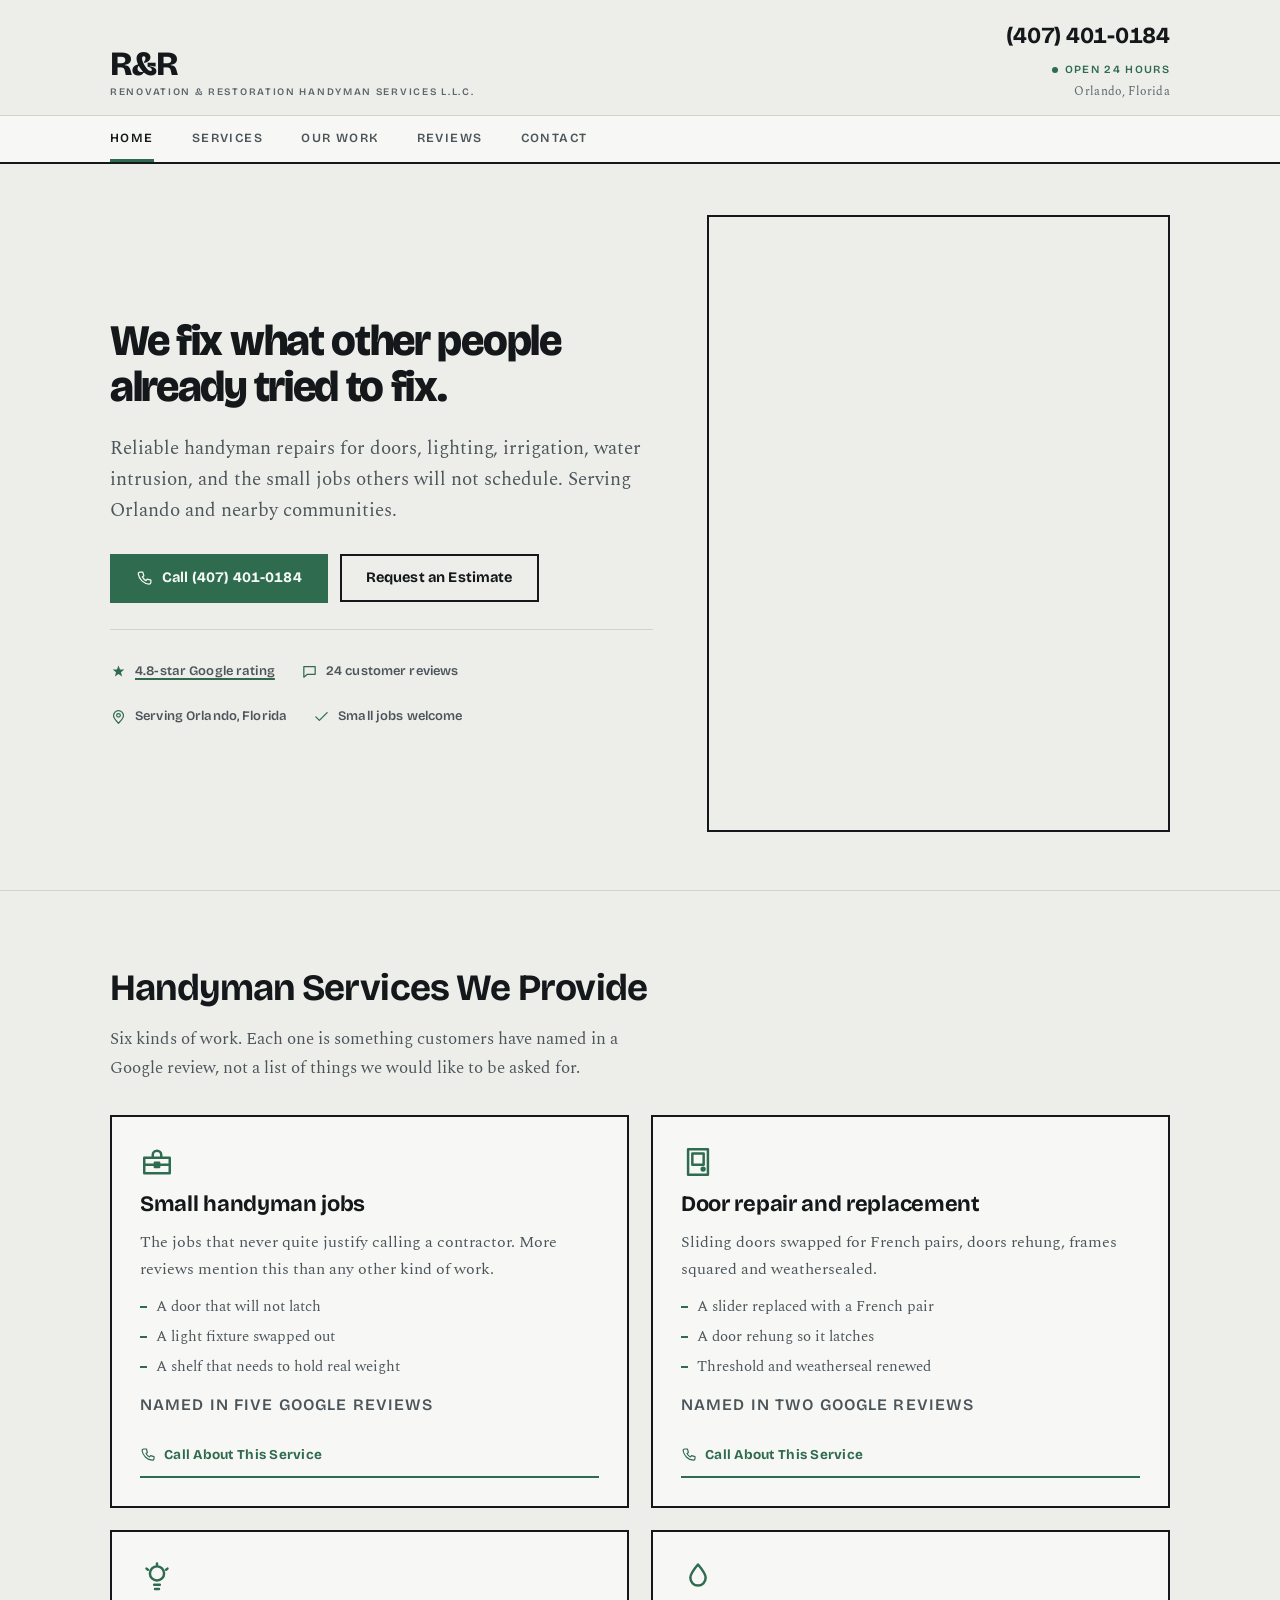
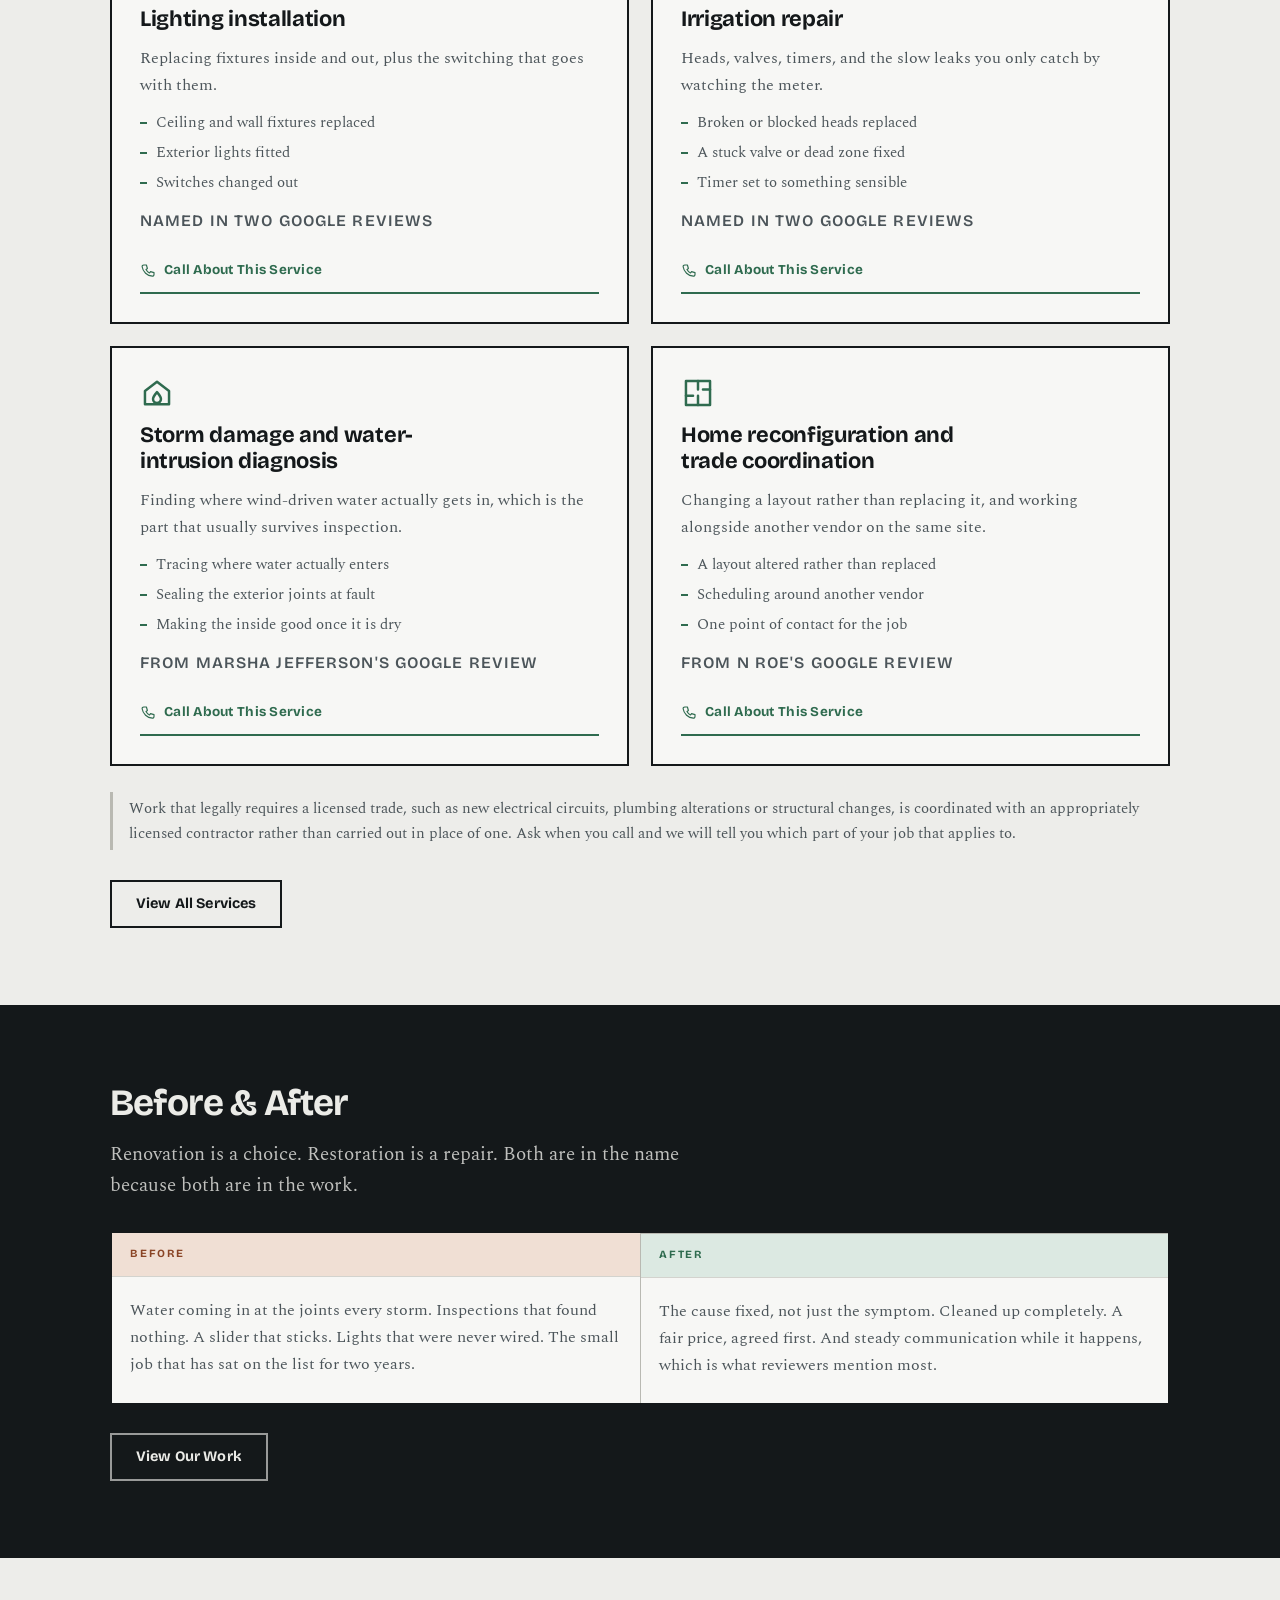
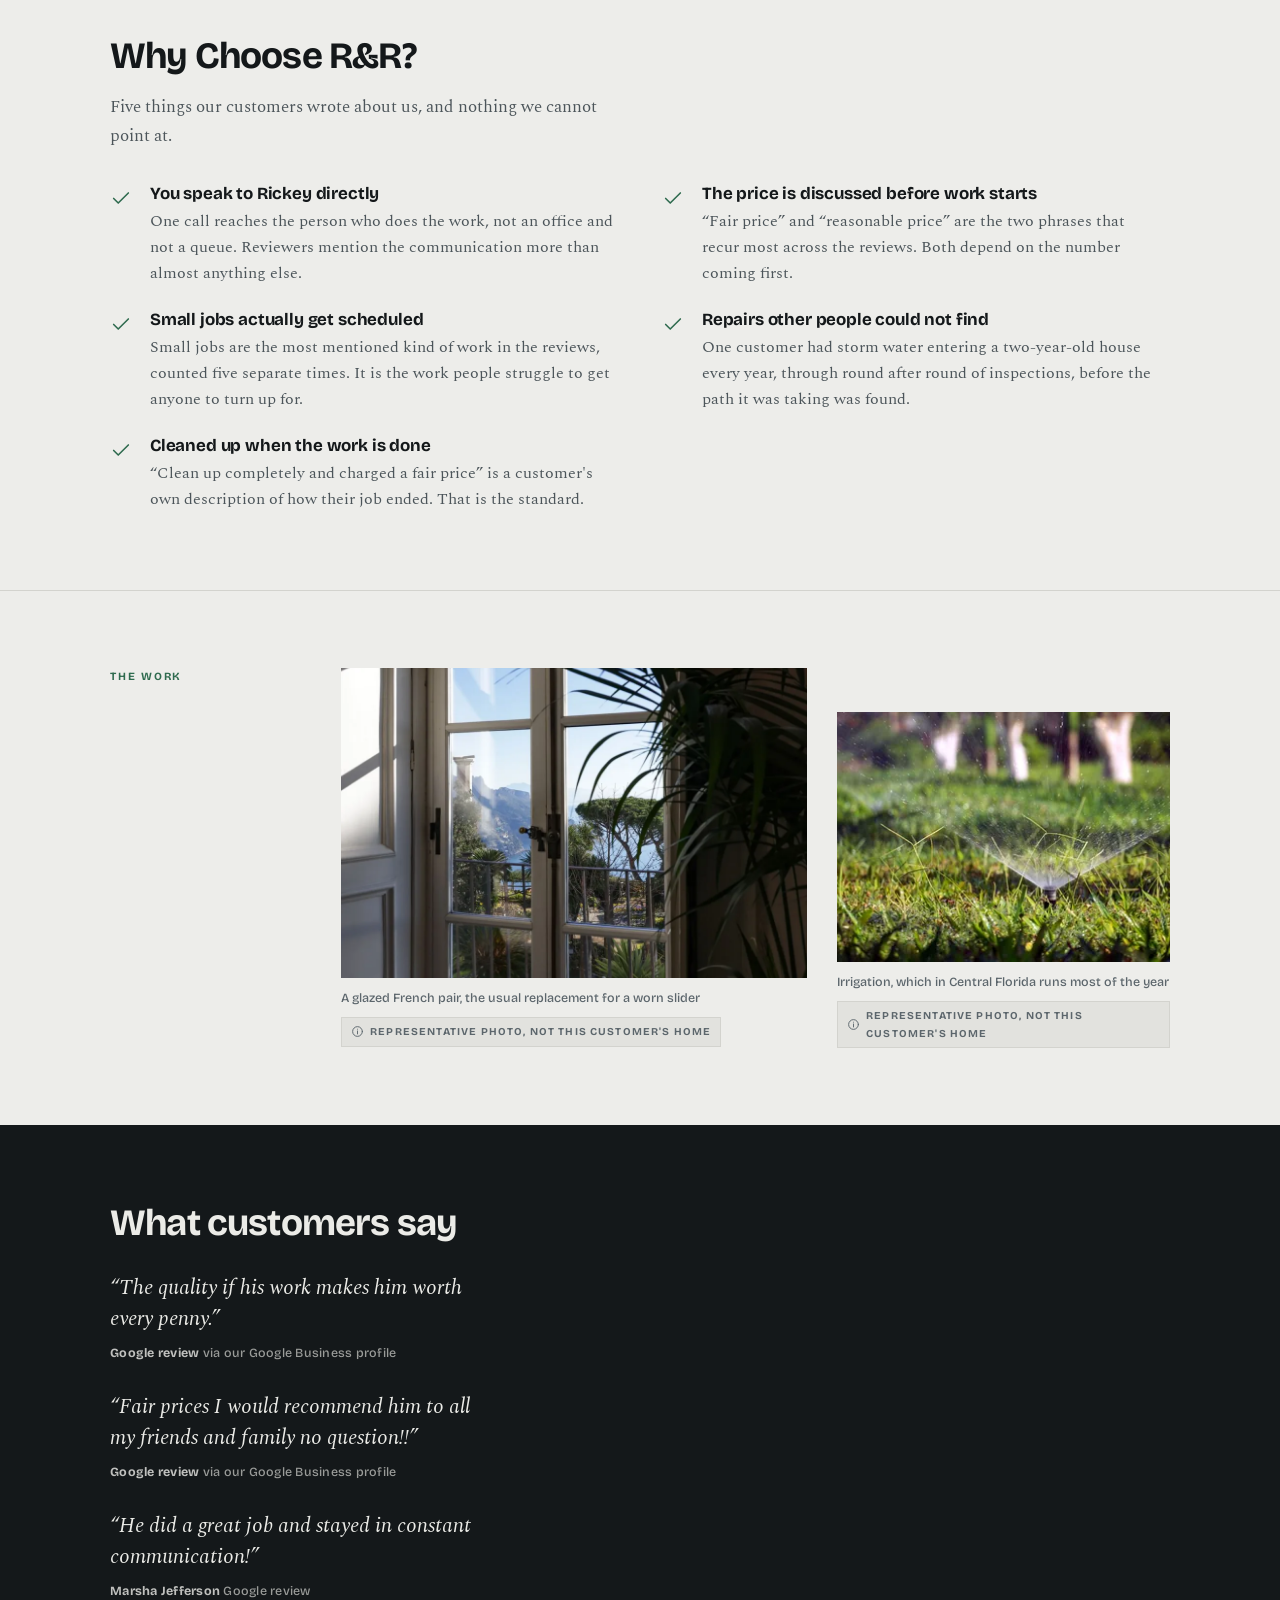
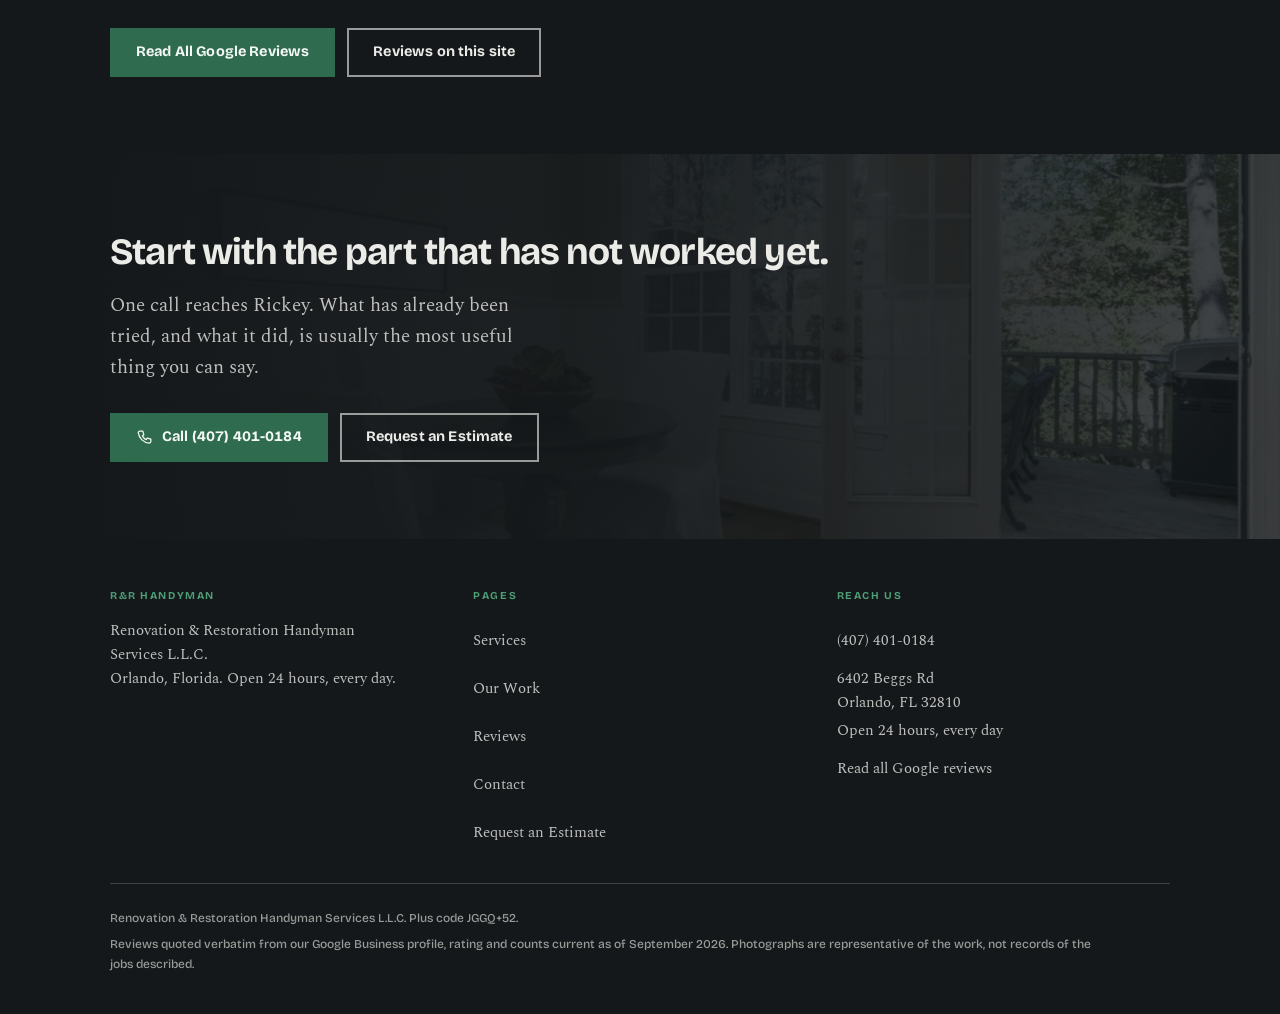
<file: index.html>
<!DOCTYPE html>
<html lang="en">
<head>
<meta charset="utf-8">
<meta name="viewport" content="width=device-width, initial-scale=1">
<title>Handyman in Orlando, FL | R&amp;R Handyman</title>
<meta name="description" content="Reliable handyman repairs in Orlando: doors, lighting, irrigation, water intrusion and small jobs. 4.8 stars across 24 Google reviews. Call (407) 401-0184.">
<link rel="canonical" href="https://stevelouisjean0-byte.github.io/rr-handyman-orlando/index.html">
<meta name="theme-color" content="#EDEDEA" media="(prefers-color-scheme: light)">
<meta name="theme-color" content="#101416" media="(prefers-color-scheme: dark)">
<link rel="icon" href="assets/favicon.svg" type="image/svg+xml">
<link rel="icon" href="assets/favicon-32.png" sizes="32x32" type="image/png">
<link rel="apple-touch-icon" href="assets/apple-touch-icon.png">

<meta property="og:type" content="website">
<meta property="og:site_name" content="R&amp;R Handyman">
<meta property="og:title" content="Handyman in Orlando, FL | R&amp;R Handyman">
<meta property="og:description" content="Reliable handyman repairs in Orlando: doors, lighting, irrigation, water intrusion and small jobs. 4.8 stars across 24 Google reviews. Call (407) 401-0184.">
<meta property="og:url" content="https://stevelouisjean0-byte.github.io/rr-handyman-orlando/index.html">
<meta property="og:image" content="https://stevelouisjean0-byte.github.io/rr-handyman-orlando/assets/og-card.jpg">
<meta property="og:image:width" content="1200">
<meta property="og:image:height" content="630">
<meta property="og:image:alt" content="R&amp;R Handyman, renovation and restoration handyman services in Orlando, Florida">
<meta name="twitter:card" content="summary_large_image">

<!-- Only the body serif is preloaded. It renders the hero paragraph, which is
     the largest-contentful-paint element on most pages. Preloading the 77KB
     Bricolage variable file alongside it made the two compete and pushed LCP
     out, so the display face loads at its normal priority. -->
<link rel="preload" href="assets/fonts/spectral-400-latin.woff2" as="font" type="font/woff2" crossorigin>
<link rel="stylesheet" href="assets/site.css?v=7">

<script type="application/ld+json">
{
  "@context": "https://schema.org",
  "@type": "HomeAndConstructionBusiness",
  "@id": "https://stevelouisjean0-byte.github.io/rr-handyman-orlando/#business",
  "name": "Renovation & Restoration Handyman Services L.L.C.",
  "alternateName": "R&R Handyman",
  "url": "https://stevelouisjean0-byte.github.io/rr-handyman-orlando/",
  "telephone": "+1-407-401-0184",
  "address": {
    "@type": "PostalAddress",
    "streetAddress": "6402 Beggs Rd",
    "addressLocality": "Orlando",
    "addressRegion": "FL",
    "postalCode": "32810",
    "addressCountry": "US"
  },
  "areaServed": { "@type": "City", "name": "Orlando" },
  "sameAs": ["https://www.google.com/search?q=Renovation+%26+Restoration+Handyman+Services+Orlando+reviews"],
  "openingHoursSpecification": [{
    "@type": "OpeningHoursSpecification",
    "dayOfWeek": ["Monday","Tuesday","Wednesday","Thursday","Friday","Saturday","Sunday"],
    "opens": "00:00",
    "closes": "23:59"
  }],
  "makesOffer": [
    { "@type": "Offer", "itemOffered": { "@type": "Service", "name": "Small handyman jobs" } },
    { "@type": "Offer", "itemOffered": { "@type": "Service", "name": "Door repair and replacement" } },
    { "@type": "Offer", "itemOffered": { "@type": "Service", "name": "Lighting installation" } },
    { "@type": "Offer", "itemOffered": { "@type": "Service", "name": "Irrigation repair" } },
    { "@type": "Offer", "itemOffered": { "@type": "Service", "name": "Storm damage and water-intrusion diagnosis" } },
    { "@type": "Offer", "itemOffered": { "@type": "Service", "name": "Home reconfiguration and trade coordination" } }
  ]
}
</script>
</head>
<body>

<a class="skip" href="#main">Skip to content</a>

<header class="masthead">
  <div class="mast-top">
    <a class="mast-brand" href="index.html">
      <span class="mast-rr">R&amp;R</span>
      <span class="mast-full">Renovation &amp; Restoration Handyman Services L.L.C.</span>
    </a>
    <div class="mast-meta">
      <a class="ph" href="tel:+14074010184">(407) 401-0184</a>
      <span class="mast-open">Open 24 hours</span>
      <span class="mast-where">Orlando, Florida</span>
    </div>
  </div>
  <nav class="mast-nav" aria-label="Main">
    <ul>
      <li><a href="index.html" aria-current="page">Home</a></li>
      <li><a href="services.html">Services</a></li>
      <li><a href="cases.html">Our Work</a></li>
      <li><a href="reviews.html">Reviews</a></li>
      <li><a href="contact.html">Contact</a></li>
    </ul>
  </nav>
</header>

<main id="main">

  <section class="wrap hero">
    <div class="hero-grid">
      <div>
        <h1 class="display">We fix what other people already tried to fix.</h1>
        <p class="lede measure" style="margin-top: 22px">Reliable handyman repairs for doors, lighting, irrigation, water intrusion, and the small jobs others will not schedule. Serving Orlando and nearby communities.</p>
        <div class="btn-row" style="margin-top: 28px">
          <a class="btn btn-green" href="tel:+14074010184"><svg width="17" height="17" viewBox="0 0 24 24" fill="none" stroke="currentColor" stroke-width="1.75" stroke-linecap="round" stroke-linejoin="round" aria-hidden="true"><path d="M6.6 3h3l1.5 5.2-2.1 1.5a12.5 12.5 0 0 0 5.3 5.3l1.5-2.1L21 14.4v3a2.4 2.4 0 0 1-2.6 2.4A16.8 16.8 0 0 1 3.2 5.6A2.4 2.4 0 0 1 5.6 3z"/></svg>Call (407) 401-0184</a>
          <a class="btn btn-line" href="contact.html#estimate">Request an Estimate</a>
        </div>
        <ul class="trust">
          <li><svg width="17" height="17" viewBox="0 0 24 24" fill="none" stroke="currentColor" stroke-width="1.75" stroke-linecap="round" stroke-linejoin="round" aria-hidden="true"><path d="M12.00 3.40L14.17 9.01L20.18 9.34L15.52 13.14L17.05 18.96L12.00 15.70L6.95 18.96L8.48 13.14L3.82 9.34L9.83 9.01Z" fill="currentColor" stroke="none"/></svg><a href="https://www.google.com/search?q=Renovation+%26+Restoration+Handyman+Services+Orlando+reviews" target="_blank" rel="noopener">4.8-star Google rating</a></li>
          <li><svg width="17" height="17" viewBox="0 0 24 24" fill="none" stroke="currentColor" stroke-width="1.75" stroke-linecap="round" stroke-linejoin="round" aria-hidden="true"><path d="M4 5h16v11H9l-5 4z"/></svg>24 customer reviews</li>
          <li><svg width="17" height="17" viewBox="0 0 24 24" fill="none" stroke="currentColor" stroke-width="1.75" stroke-linecap="round" stroke-linejoin="round" aria-hidden="true"><path d="M12 21.5c4.4-4.2 7-7.6 7-10.8a7 7 0 1 0-14 0c0 3.2 2.6 6.6 7 10.8z"/><circle cx="12" cy="10.4" r="2.6"/></svg>Serving Orlando, Florida</li>
          <li><svg width="17" height="17" viewBox="0 0 24 24" fill="none" stroke="currentColor" stroke-width="1.75" stroke-linecap="round" stroke-linejoin="round" aria-hidden="true"><path d="M4 12.5l5 5 11-11"/></svg>Small jobs welcome</li>
        </ul>
      </div>
      <figure class="hero-fig">
        <picture>
    <source type="image/webp" srcset="assets/img/hero-480.webp 480w, assets/img/hero-700.webp 700w, assets/img/hero-900.webp 900w" sizes="(min-width: 900px) 42vw, calc(100vw - 2 * clamp(18px, 5vw, 60px))">
    <img src="assets/img/hero.jpg" width="900" height="1200" alt="A sunlit living room with glass doors opening onto a lawn" fetchpriority="high" decoding="async">
  </picture>
      </figure>
    </div>
  </section>

  <div class="rule"></div>

  <section class="wrap section">
    <h2 class="h-section measure-tight">Handyman Services We Provide</h2>
    <p class="prose measure" style="margin-top: 16px; margin-bottom: 32px">Six kinds of work. Each one is something customers have named in a Google review, not a list of things we would like to be asked for.</p>
    <div class="cards">
      <article class="card" id="small-jobs">
        <svg class="card-ico" width="34" height="34" viewBox="0 0 24 24" fill="none" stroke="currentColor" stroke-width="1.75" stroke-linecap="round" stroke-linejoin="round" aria-hidden="true"><rect x="3" y="9" width="18" height="11"/><path d="M9 9V7a3 3 0 0 1 6 0v2"/><path d="M3 14h18"/><path d="M10.5 12.5h3v3h-3z"/></svg>
        <h3>Small handyman jobs</h3>
        <p>The jobs that never quite justify calling a contractor. More reviews mention this than any other kind of work.</p>
        <ul class="card-eg">
          <li>A door that will not latch</li>
          <li>A light fixture swapped out</li>
          <li>A shelf that needs to hold real weight</li>
        </ul>
        <p class="card-src">Named in five Google reviews</p>
        <a class="card-call" href="tel:+14074010184"><svg width="16" height="16" viewBox="0 0 24 24" fill="none" stroke="currentColor" stroke-width="1.75" stroke-linecap="round" stroke-linejoin="round" aria-hidden="true"><path d="M6.6 3h3l1.5 5.2-2.1 1.5a12.5 12.5 0 0 0 5.3 5.3l1.5-2.1L21 14.4v3a2.4 2.4 0 0 1-2.6 2.4A16.8 16.8 0 0 1 3.2 5.6A2.4 2.4 0 0 1 5.6 3z"/></svg>Call About This Service</a>
      </article>
      <article class="card" id="doors">
        <svg class="card-ico" width="34" height="34" viewBox="0 0 24 24" fill="none" stroke="currentColor" stroke-width="1.75" stroke-linecap="round" stroke-linejoin="round" aria-hidden="true"><rect x="5" y="3" width="14" height="18"/><rect x="8" y="6" width="8" height="8"/><circle cx="15.6" cy="17" r="1"/></svg>
        <h3>Door repair and replacement</h3>
        <p>Sliding doors swapped for French pairs, doors rehung, frames squared and weathersealed.</p>
        <ul class="card-eg">
          <li>A slider replaced with a French pair</li>
          <li>A door rehung so it latches</li>
          <li>Threshold and weatherseal renewed</li>
        </ul>
        <p class="card-src">Named in two Google reviews</p>
        <a class="card-call" href="tel:+14074010184"><svg width="16" height="16" viewBox="0 0 24 24" fill="none" stroke="currentColor" stroke-width="1.75" stroke-linecap="round" stroke-linejoin="round" aria-hidden="true"><path d="M6.6 3h3l1.5 5.2-2.1 1.5a12.5 12.5 0 0 0 5.3 5.3l1.5-2.1L21 14.4v3a2.4 2.4 0 0 1-2.6 2.4A16.8 16.8 0 0 1 3.2 5.6A2.4 2.4 0 0 1 5.6 3z"/></svg>Call About This Service</a>
      </article>
      <article class="card" id="lighting">
        <svg class="card-ico" width="34" height="34" viewBox="0 0 24 24" fill="none" stroke="currentColor" stroke-width="1.75" stroke-linecap="round" stroke-linejoin="round" aria-hidden="true"><circle cx="12" cy="9.5" r="5"/><path d="M10 17.5h4M10.6 20.5h2.8"/><path d="M12 2.5v1.4M4.6 6.1l1 .8M19.4 6.1l-1 .8"/></svg>
        <h3>Lighting installation</h3>
        <p>Replacing fixtures inside and out, plus the switching that goes with them.</p>
        <ul class="card-eg">
          <li>Ceiling and wall fixtures replaced</li>
          <li>Exterior lights fitted</li>
          <li>Switches changed out</li>
        </ul>
        <p class="card-src">Named in two Google reviews</p>
        <a class="card-call" href="tel:+14074010184"><svg width="16" height="16" viewBox="0 0 24 24" fill="none" stroke="currentColor" stroke-width="1.75" stroke-linecap="round" stroke-linejoin="round" aria-hidden="true"><path d="M6.6 3h3l1.5 5.2-2.1 1.5a12.5 12.5 0 0 0 5.3 5.3l1.5-2.1L21 14.4v3a2.4 2.4 0 0 1-2.6 2.4A16.8 16.8 0 0 1 3.2 5.6A2.4 2.4 0 0 1 5.6 3z"/></svg>Call About This Service</a>
      </article>
      <article class="card" id="irrigation">
        <svg class="card-ico" width="34" height="34" viewBox="0 0 24 24" fill="none" stroke="currentColor" stroke-width="1.75" stroke-linecap="round" stroke-linejoin="round" aria-hidden="true"><path d="M12 3.2c3.6 4.2 5.4 7 5.4 9.4a5.4 5.4 0 0 1-10.8 0c0-2.4 1.8-5.2 5.4-9.4z"/></svg>
        <h3>Irrigation repair</h3>
        <p>Heads, valves, timers, and the slow leaks you only catch by watching the meter.</p>
        <ul class="card-eg">
          <li>Broken or blocked heads replaced</li>
          <li>A stuck valve or dead zone fixed</li>
          <li>Timer set to something sensible</li>
        </ul>
        <p class="card-src">Named in two Google reviews</p>
        <a class="card-call" href="tel:+14074010184"><svg width="16" height="16" viewBox="0 0 24 24" fill="none" stroke="currentColor" stroke-width="1.75" stroke-linecap="round" stroke-linejoin="round" aria-hidden="true"><path d="M6.6 3h3l1.5 5.2-2.1 1.5a12.5 12.5 0 0 0 5.3 5.3l1.5-2.1L21 14.4v3a2.4 2.4 0 0 1-2.6 2.4A16.8 16.8 0 0 1 3.2 5.6A2.4 2.4 0 0 1 5.6 3z"/></svg>Call About This Service</a>
      </article>
      <article class="card" id="storm">
        <svg class="card-ico" width="34" height="34" viewBox="0 0 24 24" fill="none" stroke="currentColor" stroke-width="1.75" stroke-linecap="round" stroke-linejoin="round" aria-hidden="true"><path d="M3.5 10.6 12 4l8.5 6.6V20H3.5z"/><path d="M12 11.4c1.9 2.2 2.8 3.7 2.8 4.9a2.8 2.8 0 0 1-5.6 0c0-1.2.9-2.7 2.8-4.9z"/></svg>
        <h3>Storm damage and water-intrusion diagnosis</h3>
        <p>Finding where wind-driven water actually gets in, which is the part that usually survives inspection.</p>
        <ul class="card-eg">
          <li>Tracing where water actually enters</li>
          <li>Sealing the exterior joints at fault</li>
          <li>Making the inside good once it is dry</li>
        </ul>
        <p class="card-src">From Marsha Jefferson's Google review</p>
        <a class="card-call" href="tel:+14074010184"><svg width="16" height="16" viewBox="0 0 24 24" fill="none" stroke="currentColor" stroke-width="1.75" stroke-linecap="round" stroke-linejoin="round" aria-hidden="true"><path d="M6.6 3h3l1.5 5.2-2.1 1.5a12.5 12.5 0 0 0 5.3 5.3l1.5-2.1L21 14.4v3a2.4 2.4 0 0 1-2.6 2.4A16.8 16.8 0 0 1 3.2 5.6A2.4 2.4 0 0 1 5.6 3z"/></svg>Call About This Service</a>
      </article>
      <article class="card" id="reconfiguration">
        <svg class="card-ico" width="34" height="34" viewBox="0 0 24 24" fill="none" stroke="currentColor" stroke-width="1.75" stroke-linecap="round" stroke-linejoin="round" aria-hidden="true"><rect x="3.5" y="3.5" width="17" height="17"/><path d="M12 3.5v6M12 14v6.5"/><path d="M3.5 14h5M15.5 9.5h5"/></svg>
        <h3>Home reconfiguration and trade coordination</h3>
        <p>Changing a layout rather than replacing it, and working alongside another vendor on the same site.</p>
        <ul class="card-eg">
          <li>A layout altered rather than replaced</li>
          <li>Scheduling around another vendor</li>
          <li>One point of contact for the job</li>
        </ul>
        <p class="card-src">From N Roe's Google review</p>
        <a class="card-call" href="tel:+14074010184"><svg width="16" height="16" viewBox="0 0 24 24" fill="none" stroke="currentColor" stroke-width="1.75" stroke-linecap="round" stroke-linejoin="round" aria-hidden="true"><path d="M6.6 3h3l1.5 5.2-2.1 1.5a12.5 12.5 0 0 0 5.3 5.3l1.5-2.1L21 14.4v3a2.4 2.4 0 0 1-2.6 2.4A16.8 16.8 0 0 1 3.2 5.6A2.4 2.4 0 0 1 5.6 3z"/></svg>Call About This Service</a>
      </article>
      <p class="card-note">Work that legally requires a licensed trade, such as new electrical circuits, plumbing alterations or structural changes, is coordinated with an appropriately licensed contractor rather than carried out in place of one. Ask when you call and we will tell you which part of your job that applies to.</p>
    </div>
    <div class="btn-row" style="margin-top: 30px">
      <a class="btn btn-line" href="services.html">View All Services</a>
    </div>
  </section>

  <section class="band">
    <div class="wrap section">
      <h2 class="h-section measure-tight">Before &amp; After</h2>
      <p class="lede measure" style="margin-top: 16px; margin-bottom: 30px">Renovation is a choice. Restoration is a repair. Both are in the name because both are in the work.</p>
      <div class="spine">
        <div class="side side-found">
          <p class="side-head">Before</p>
          <div class="side-body">
            <p>Water coming in at the joints every storm. Inspections that found nothing. A slider that sticks. Lights that were never wired. The small job that has sat on the list for two years.</p>
          </div>
        </div>
        <div class="side side-left">
          <p class="side-head">After</p>
          <div class="side-body">
            <p>The cause fixed, not just the symptom. Cleaned up completely. A fair price, agreed first. And steady communication while it happens, which is what reviewers mention most.</p>
          </div>
        </div>
      </div>
      <div class="btn-row" style="margin-top: 28px">
        <a class="btn btn-line-light" href="cases.html">View Our Work</a>
      </div>
    </div>
  </section>

  <section class="wrap section">
    <h2 class="h-section measure-tight">Why Choose R&amp;R?</h2>
    <p class="prose measure" style="margin-top: 16px; margin-bottom: 32px">Five things our customers wrote about us, and nothing we cannot point at.</p>
    <ul class="why">
      <li><svg width="22" height="22" viewBox="0 0 24 24" fill="none" stroke="currentColor" stroke-width="1.75" stroke-linecap="round" stroke-linejoin="round" aria-hidden="true"><path d="M4 12.5l5 5 11-11"/></svg><div>
        <h3>You speak to Rickey directly</h3>
        <p>One call reaches the person who does the work, not an office and not a queue. Reviewers mention the communication more than almost anything else.</p>
      </div></li>
      <li><svg width="22" height="22" viewBox="0 0 24 24" fill="none" stroke="currentColor" stroke-width="1.75" stroke-linecap="round" stroke-linejoin="round" aria-hidden="true"><path d="M4 12.5l5 5 11-11"/></svg><div>
        <h3>The price is discussed before work starts</h3>
        <p>“Fair price” and “reasonable price” are the two phrases that recur most across the reviews. Both depend on the number coming first.</p>
      </div></li>
      <li><svg width="22" height="22" viewBox="0 0 24 24" fill="none" stroke="currentColor" stroke-width="1.75" stroke-linecap="round" stroke-linejoin="round" aria-hidden="true"><path d="M4 12.5l5 5 11-11"/></svg><div>
        <h3>Small jobs actually get scheduled</h3>
        <p>Small jobs are the most mentioned kind of work in the reviews, counted five separate times. It is the work people struggle to get anyone to turn up for.</p>
      </div></li>
      <li><svg width="22" height="22" viewBox="0 0 24 24" fill="none" stroke="currentColor" stroke-width="1.75" stroke-linecap="round" stroke-linejoin="round" aria-hidden="true"><path d="M4 12.5l5 5 11-11"/></svg><div>
        <h3>Repairs other people could not find</h3>
        <p>One customer had storm water entering a two-year-old house every year, through round after round of inspections, before the path it was taking was found.</p>
      </div></li>
      <li><svg width="22" height="22" viewBox="0 0 24 24" fill="none" stroke="currentColor" stroke-width="1.75" stroke-linecap="round" stroke-linejoin="round" aria-hidden="true"><path d="M4 12.5l5 5 11-11"/></svg><div>
        <h3>Cleaned up when the work is done</h3>
        <p>“Clean up completely and charged a fair price” is a customer's own description of how their job ended. That is the standard.</p>
      </div></li>
    </ul>
  </section>

  <div class="rule"></div>

  <section class="wrap section">
    <div class="hang">
      <div class="hang-label"><span class="kicker">The work</span></div>
      <div>
        <div class="figs-asym">
          <figure class="fig fig-3x2">
  <picture>
    <source type="image/webp" srcset="assets/img/french-left-480.webp 480w, assets/img/french-left-960.webp 960w" sizes="(min-width: 820px) 44vw, 100vw">
    <img src="assets/img/french-left.jpg" width="960" height="1516" alt="A glazed French door pair standing open onto a garden" loading="lazy" decoding="async">
  </picture>
  <figcaption>A glazed French pair, the usual replacement for a worn slider</figcaption>
  <p class="repflag"><svg width="13" height="13" viewBox="0 0 24 24" fill="none" stroke="currentColor" stroke-width="1.75" stroke-linecap="round" stroke-linejoin="round" aria-hidden="true"><circle cx="12" cy="12" r="9"/><path d="M12 11v5.5"/><path d="M12 7.8h.01"/></svg>Representative photo, not this customer's home</p>
</figure>
          <figure class="fig fig-4x3">
  <picture>
    <source type="image/webp" srcset="assets/img/irrigation-400.webp 400w, assets/img/irrigation-700.webp 700w" sizes="(min-width: 820px) 30vw, 100vw">
    <img src="assets/img/irrigation.jpg" width="700" height="435" alt="A lawn sprinkler running on green grass" loading="lazy" decoding="async">
  </picture>
  <figcaption>Irrigation, which in Central Florida runs most of the year</figcaption>
  <p class="repflag"><svg width="13" height="13" viewBox="0 0 24 24" fill="none" stroke="currentColor" stroke-width="1.75" stroke-linecap="round" stroke-linejoin="round" aria-hidden="true"><circle cx="12" cy="12" r="9"/><path d="M12 11v5.5"/><path d="M12 7.8h.01"/></svg>Representative photo, not this customer's home</p>
</figure>
        </div>
      </div>
    </div>
  </section>

  <section class="band">
    <div class="wrap section">
      <h2 class="h-section measure-tight">What customers say</h2>
      <div class="quotes" style="margin-top: 30px">
        <blockquote class="q">“The quality if his work makes him worth every penny.”
          <span class="qby">Google review <span>via our Google Business profile</span></span></blockquote>
        <blockquote class="q">“Fair prices I would recommend him to all my friends and family no question!!”
          <span class="qby">Google review <span>via our Google Business profile</span></span></blockquote>
        <blockquote class="q">“He did a great job and stayed in constant communication!”
          <span class="qby">Marsha Jefferson <span>Google review</span></span></blockquote>
      </div>
      <div class="btn-row" style="margin-top: 28px">
        <a class="btn btn-green" href="https://www.google.com/search?q=Renovation+%26+Restoration+Handyman+Services+Orlando+reviews" target="_blank" rel="noopener">Read All Google Reviews</a>
        <a class="btn btn-line-light" href="reviews.html">Reviews on this site</a>
      </div>
    </div>
  </section>

  <section class="band-photo">
    <picture>
      <source type="image/webp" srcset="assets/img/interior-left-1000.webp">
      <img src="assets/img/interior-left.jpg" width="1000" height="667" alt="" aria-hidden="true" loading="lazy" decoding="async">
    </picture>
    <span class="veil"></span>
    <div class="wrap section">
      <h2 class="h-section measure-tight">Start with the part that has not worked yet.</h2>
      <p class="lede measure-tight" style="margin-top: 18px">One call reaches Rickey. What has already been tried, and what it did, is usually the most useful thing you can say.</p>
      <div class="btn-row" style="margin-top: 30px">
        <a class="btn btn-green" href="tel:+14074010184"><svg width="17" height="17" viewBox="0 0 24 24" fill="none" stroke="currentColor" stroke-width="1.75" stroke-linecap="round" stroke-linejoin="round" aria-hidden="true"><path d="M6.6 3h3l1.5 5.2-2.1 1.5a12.5 12.5 0 0 0 5.3 5.3l1.5-2.1L21 14.4v3a2.4 2.4 0 0 1-2.6 2.4A16.8 16.8 0 0 1 3.2 5.6A2.4 2.4 0 0 1 5.6 3z"/></svg>Call (407) 401-0184</a>
        <a class="btn btn-line-light" href="contact.html#estimate">Request an Estimate</a>
      </div>
    </div>
  </section>
</main>

<footer class="foot">
  <div class="wrap">
    <div class="foot-grid">
      <div>
        <h2>R&amp;R Handyman</h2>
        <p>Renovation &amp; Restoration Handyman Services L.L.C.</p>
        <p>Orlando, Florida. Open 24 hours, every day.</p>
      </div>
      <div>
        <h2>Pages</h2>
        <ul>
          <li><a href="services.html">Services</a></li>
          <li><a href="cases.html">Our Work</a></li>
          <li><a href="reviews.html">Reviews</a></li>
          <li><a href="contact.html">Contact</a></li>
          <li><a href="contact.html#estimate">Request an Estimate</a></li>
        </ul>
      </div>
      <div>
        <h2>Reach us</h2>
        <ul>
          <li><a href="tel:+14074010184">(407) 401-0184</a></li>
          <li><a href="https://www.google.com/maps/search/?api=1&amp;query=Renovation%20%26%20Restoration%20Handyman%20Services%206402%20Beggs%20Rd%20Orlando%20FL%2032810" target="_blank" rel="noopener">6402 Beggs Rd<br>Orlando, FL 32810</a></li>
          <li>Open 24 hours, every day</li>
          <li><a href="https://www.google.com/search?q=Renovation+%26+Restoration+Handyman+Services+Orlando+reviews" target="_blank" rel="noopener">Read all Google reviews</a></li>
        </ul>
      </div>
    </div>
    <div class="foot-legal">
      <p>Renovation &amp; Restoration Handyman Services L.L.C. Plus code JGGQ+52.</p>
      <p>Reviews quoted verbatim from our Google Business profile, rating and counts current as of September 2026. Photographs are representative of the work, not records of the jobs described.</p>
    </div>
  </div>
</footer>


<nav class="mobile-bar" aria-label="Quick actions">
  <a class="mb-call" href="tel:+14074010184"><svg width="18" height="18" viewBox="0 0 24 24" fill="none" stroke="currentColor" stroke-width="1.75" stroke-linecap="round" stroke-linejoin="round" aria-hidden="true"><path d="M6.6 3h3l1.5 5.2-2.1 1.5a12.5 12.5 0 0 0 5.3 5.3l1.5-2.1L21 14.4v3a2.4 2.4 0 0 1-2.6 2.4A16.8 16.8 0 0 1 3.2 5.6A2.4 2.4 0 0 1 5.6 3z"/></svg>Call Now</a>
  <a class="mb-est" href="contact.html#estimate"><svg width="18" height="18" viewBox="0 0 24 24" fill="none" stroke="currentColor" stroke-width="1.75" stroke-linecap="round" stroke-linejoin="round" aria-hidden="true"><path d="M5 3h9l5 5v13H5z"/><path d="M14 3v5h5"/><path d="M8.5 13h7M8.5 16.5h4.5"/></svg>Request Estimate</a>
</nav>

</body>
</html>
</file>
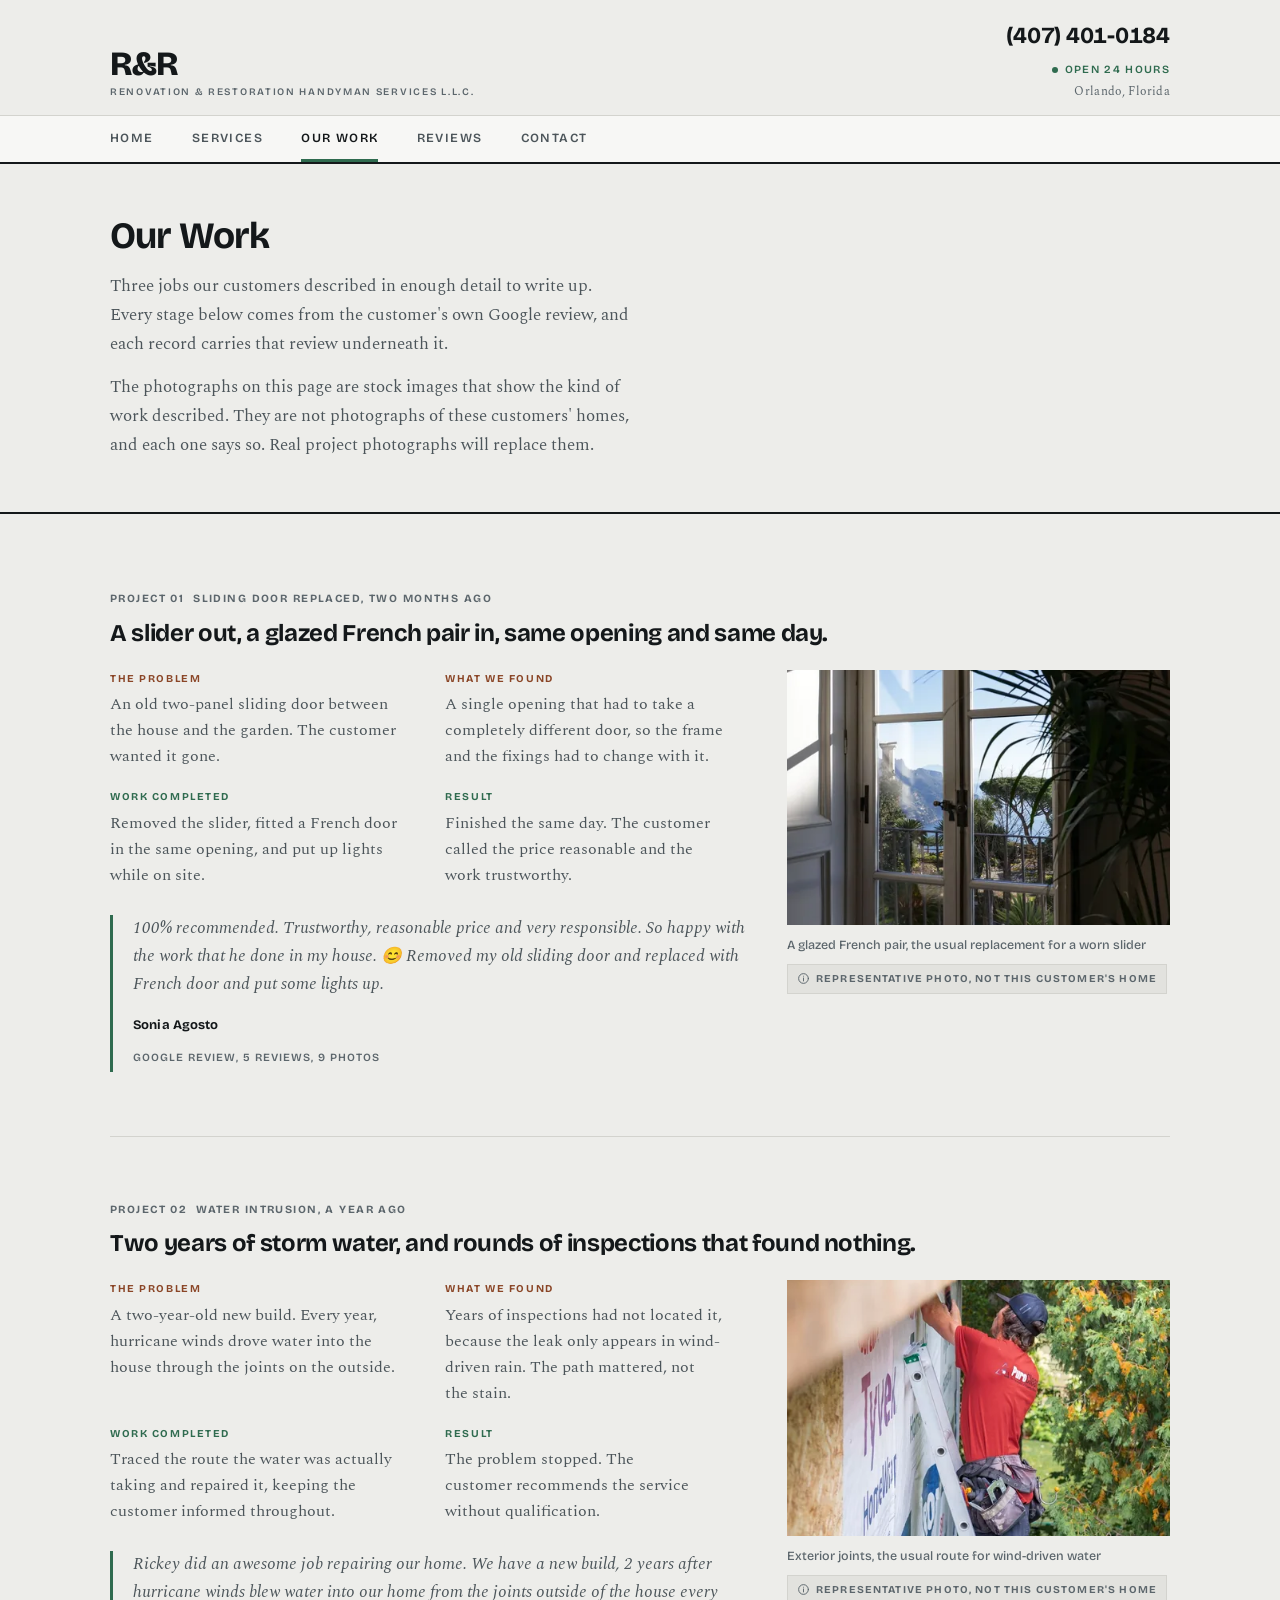
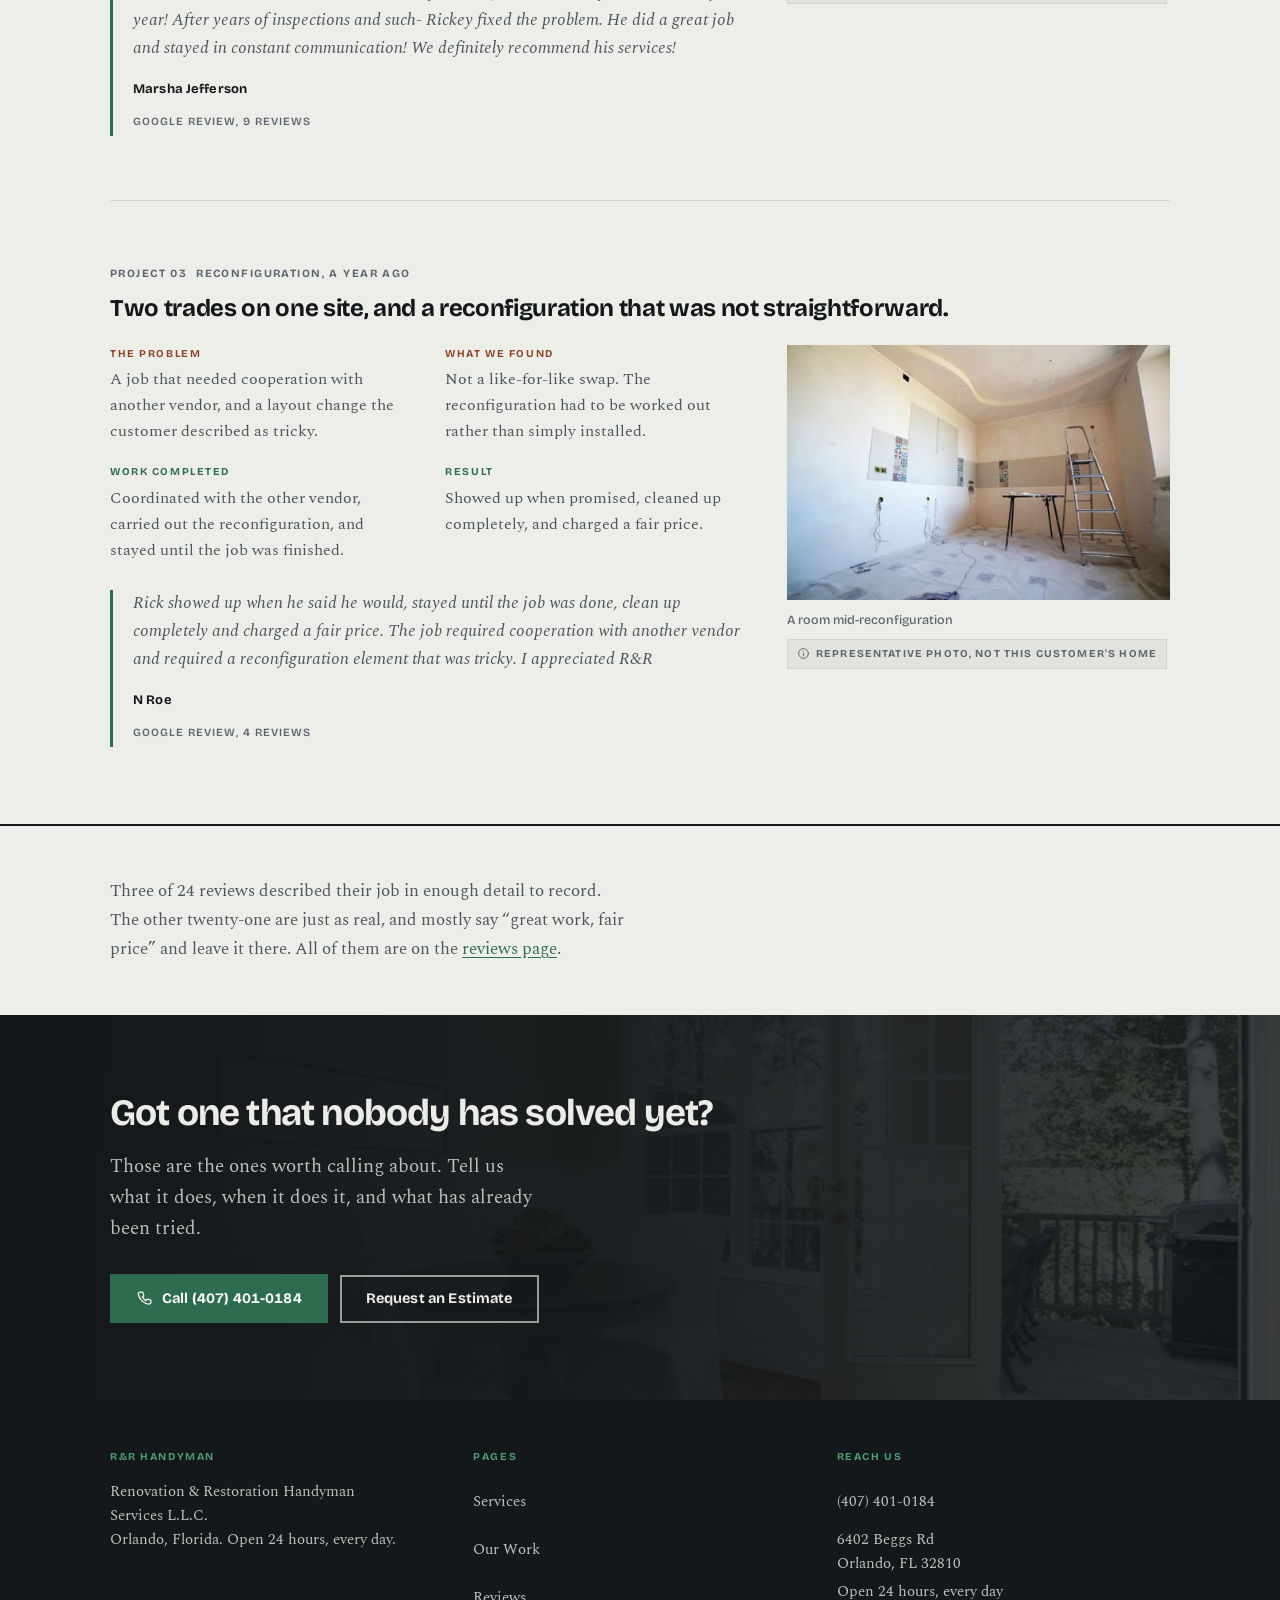
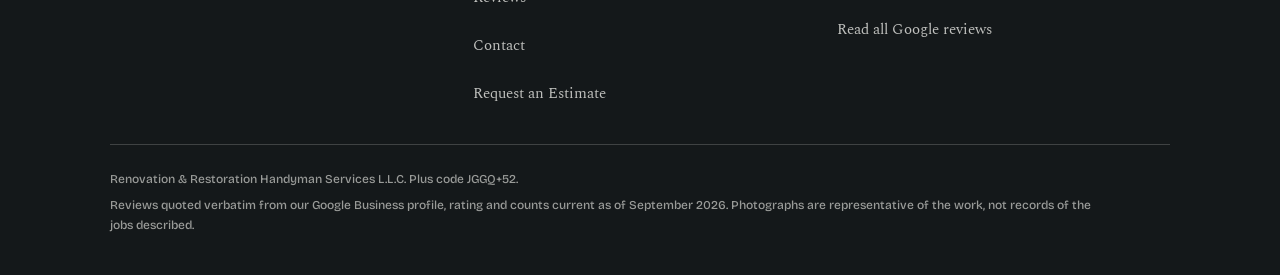
<file: cases.html>
<!DOCTYPE html>
<html lang="en">
<head>
<meta charset="utf-8">
<meta name="viewport" content="width=device-width, initial-scale=1">
<title>Our Work: Handyman Projects in Orlando | R&amp;R Handyman</title>
<meta name="description" content="Three Orlando handyman projects written up as the problem, what we found, the work completed and the result, each with the customer's own Google review.">
<link rel="canonical" href="https://stevelouisjean0-byte.github.io/rr-handyman-orlando/cases.html">
<meta name="theme-color" content="#EDEDEA" media="(prefers-color-scheme: light)">
<meta name="theme-color" content="#101416" media="(prefers-color-scheme: dark)">
<link rel="icon" href="assets/favicon.svg" type="image/svg+xml">
<link rel="icon" href="assets/favicon-32.png" sizes="32x32" type="image/png">
<link rel="apple-touch-icon" href="assets/apple-touch-icon.png">

<meta property="og:type" content="website">
<meta property="og:site_name" content="R&amp;R Handyman">
<meta property="og:title" content="Our Work: Handyman Projects in Orlando | R&amp;R Handyman">
<meta property="og:description" content="Three Orlando handyman projects written up as the problem, what we found, the work completed and the result, each with the customer's own Google review.">
<meta property="og:url" content="https://stevelouisjean0-byte.github.io/rr-handyman-orlando/cases.html">
<meta property="og:image" content="https://stevelouisjean0-byte.github.io/rr-handyman-orlando/assets/og-card.jpg">
<meta property="og:image:width" content="1200">
<meta property="og:image:height" content="630">
<meta property="og:image:alt" content="R&amp;R Handyman, renovation and restoration handyman services in Orlando, Florida">
<meta name="twitter:card" content="summary_large_image">

<!-- Only the body serif is preloaded. It renders the hero paragraph, which is
     the largest-contentful-paint element on most pages. Preloading the 77KB
     Bricolage variable file alongside it made the two compete and pushed LCP
     out, so the display face loads at its normal priority. -->
<link rel="preload" href="assets/fonts/spectral-400-latin.woff2" as="font" type="font/woff2" crossorigin>
<link rel="stylesheet" href="assets/site.css?v=7">
</head>
<body>

<a class="skip" href="#main">Skip to content</a>

<header class="masthead">
  <div class="mast-top">
    <a class="mast-brand" href="index.html">
      <span class="mast-rr">R&amp;R</span>
      <span class="mast-full">Renovation &amp; Restoration Handyman Services L.L.C.</span>
    </a>
    <div class="mast-meta">
      <a class="ph" href="tel:+14074010184">(407) 401-0184</a>
      <span class="mast-open">Open 24 hours</span>
      <span class="mast-where">Orlando, Florida</span>
    </div>
  </div>
  <nav class="mast-nav" aria-label="Main">
    <ul>
      <li><a href="index.html">Home</a></li>
      <li><a href="services.html">Services</a></li>
      <li><a href="cases.html" aria-current="page">Our Work</a></li>
      <li><a href="reviews.html">Reviews</a></li>
      <li><a href="contact.html">Contact</a></li>
    </ul>
  </nav>
</header>

<main id="main">

  <section class="wrap section-sm">
    <h1 class="h-section measure-tight">Our Work</h1>
    <p class="prose measure" style="margin-top: 16px">Three jobs our customers described in enough detail to write up. Every stage below comes from the customer's own Google review, and each record carries that review underneath it.</p>
    <p class="prose measure" style="margin-top: 14px">The photographs on this page are stock images that show the kind of work described. They are not photographs of these customers' homes, and each one says so. Real project photographs will replace them.</p>
  </section>

  <div class="rule-heavy"></div>

  <section class="wrap section">
    <div class="projects">
      <article class="project">
        <div class="pj-head">
          <p class="pj-meta">Project 01 &nbsp;Sliding door replaced, two months ago</p>
          <h2 class="h-sub">A slider out, a glazed French pair in, same opening and same day.</h2>
        </div>
        <div class="pj-body">
          <div>
            <dl class="stages">
              <div class="stage is-before">
                <dt>The problem</dt>
                <dd>An old two-panel sliding door between the house and the garden. The customer wanted it gone.</dd>
              </div>
              <div class="stage is-before">
                <dt>What we found</dt>
                <dd>A single opening that had to take a completely different door, so the frame and the fixings had to change with it.</dd>
              </div>
              <div class="stage">
                <dt>Work completed</dt>
                <dd>Removed the slider, fitted a French door in the same opening, and put up lights while on site.</dd>
              </div>
              <div class="stage">
                <dt>Result</dt>
                <dd>Finished the same day. The customer called the price reasonable and the work trustworthy.</dd>
              </div>
            </dl>
            <blockquote class="quote-card" style="margin-top: 26px">
              100% recommended. Trustworthy, reasonable price and very responsible. So happy with the work that he done in my house. 😊 Removed my old sliding door and replaced with French door and put some lights up.
              <cite>Sonia Agosto<span class="gsrc">Google review, 5 reviews, 9 photos</span></cite>
            </blockquote>
          </div>
          <figure class="fig fig-3x2">
  <picture>
    <source type="image/webp" srcset="assets/img/french-left-480.webp 480w, assets/img/french-left-960.webp 960w" sizes="(min-width: 900px) 30vw, 100vw">
    <img src="assets/img/french-left.jpg" width="960" height="1516" alt="A glazed French door pair standing open onto a garden" loading="lazy" decoding="async">
  </picture>
  <figcaption>A glazed French pair, the usual replacement for a worn slider</figcaption>
  <p class="repflag"><svg width="13" height="13" viewBox="0 0 24 24" fill="none" stroke="currentColor" stroke-width="1.75" stroke-linecap="round" stroke-linejoin="round" aria-hidden="true"><circle cx="12" cy="12" r="9"/><path d="M12 11v5.5"/><path d="M12 7.8h.01"/></svg>Representative photo, not this customer's home</p>
</figure>
        </div>
      </article>

      <div class="rule"></div>

      <article class="project">
        <div class="pj-head">
          <p class="pj-meta">Project 02 &nbsp;Water intrusion, a year ago</p>
          <h2 class="h-sub">Two years of storm water, and rounds of inspections that found nothing.</h2>
        </div>
        <div class="pj-body">
          <div>
            <dl class="stages">
              <div class="stage is-before">
                <dt>The problem</dt>
                <dd>A two-year-old new build. Every year, hurricane winds drove water into the house through the joints on the outside.</dd>
              </div>
              <div class="stage is-before">
                <dt>What we found</dt>
                <dd>Years of inspections had not located it, because the leak only appears in wind-driven rain. The path mattered, not the stain.</dd>
              </div>
              <div class="stage">
                <dt>Work completed</dt>
                <dd>Traced the route the water was actually taking and repaired it, keeping the customer informed throughout.</dd>
              </div>
              <div class="stage">
                <dt>Result</dt>
                <dd>The problem stopped. The customer recommends the service without qualification.</dd>
              </div>
            </dl>
            <blockquote class="quote-card" style="margin-top: 26px">
              Rickey did an awesome job repairing our home. We have a new build, 2 years after hurricane winds blew water into our home from the joints outside of the house every year! After years of inspections and such- Rickey fixed the problem. He did a great job and stayed in constant communication! We definitely recommend his services!
              <cite>Marsha Jefferson<span class="gsrc">Google review, 9 reviews</span></cite>
            </blockquote>
          </div>
          <figure class="fig fig-3x2">
  <picture>
    <source type="image/webp" srcset="assets/img/exterior-found-480.webp 480w, assets/img/exterior-found-960.webp 960w" sizes="(min-width: 900px) 30vw, 100vw">
    <img src="assets/img/exterior-found.jpg" width="960" height="1427" alt="A worker on a ladder repairing the exterior joints of a house" loading="lazy" decoding="async">
  </picture>
  <figcaption>Exterior joints, the usual route for wind-driven water</figcaption>
  <p class="repflag"><svg width="13" height="13" viewBox="0 0 24 24" fill="none" stroke="currentColor" stroke-width="1.75" stroke-linecap="round" stroke-linejoin="round" aria-hidden="true"><circle cx="12" cy="12" r="9"/><path d="M12 11v5.5"/><path d="M12 7.8h.01"/></svg>Representative photo, not this customer's home</p>
</figure>
        </div>
      </article>

      <div class="rule"></div>

      <article class="project">
        <div class="pj-head">
          <p class="pj-meta">Project 03 &nbsp;Reconfiguration, a year ago</p>
          <h2 class="h-sub">Two trades on one site, and a reconfiguration that was not straightforward.</h2>
        </div>
        <div class="pj-body">
          <div>
            <dl class="stages">
              <div class="stage is-before">
                <dt>The problem</dt>
                <dd>A job that needed cooperation with another vendor, and a layout change the customer described as tricky.</dd>
              </div>
              <div class="stage is-before">
                <dt>What we found</dt>
                <dd>Not a like-for-like swap. The reconfiguration had to be worked out rather than simply installed.</dd>
              </div>
              <div class="stage">
                <dt>Work completed</dt>
                <dd>Coordinated with the other vendor, carried out the reconfiguration, and stayed until the job was finished.</dd>
              </div>
              <div class="stage">
                <dt>Result</dt>
                <dd>Showed up when promised, cleaned up completely, and charged a fair price.</dd>
              </div>
            </dl>
            <blockquote class="quote-card" style="margin-top: 26px">
              Rick showed up when he said he would, stayed until the job was done, clean up completely and charged a fair price. The job required cooperation with another vendor and required a reconfiguration element that was tricky. I appreciated R&amp;R
              <cite>N Roe<span class="gsrc">Google review, 4 reviews</span></cite>
            </blockquote>
          </div>
          <figure class="fig fig-3x2">
  <picture>
    <source type="image/webp" srcset="assets/img/reno-found-480.webp 480w, assets/img/reno-found-960.webp 960w" sizes="(min-width: 900px) 30vw, 100vw">
    <img src="assets/img/reno-found.jpg" width="960" height="640" alt="A room part-way through renovation with ladders and materials" loading="lazy" decoding="async">
  </picture>
  <figcaption>A room mid-reconfiguration</figcaption>
  <p class="repflag"><svg width="13" height="13" viewBox="0 0 24 24" fill="none" stroke="currentColor" stroke-width="1.75" stroke-linecap="round" stroke-linejoin="round" aria-hidden="true"><circle cx="12" cy="12" r="9"/><path d="M12 11v5.5"/><path d="M12 7.8h.01"/></svg>Representative photo, not this customer's home</p>
</figure>
        </div>
      </article>
    </div>
  </section>

  <div class="rule-heavy"></div>

  <section class="wrap section-sm">
    <p class="prose measure">Three of 24 reviews described their job in enough detail to record. The other twenty-one are just as real, and mostly say “great work, fair price” and leave it there. All of them are on the <a href="reviews.html">reviews page</a>.</p>
  </section>

  <section class="band-photo">
    <picture>
      <source type="image/webp" srcset="assets/img/interior-left-1000.webp">
      <img src="assets/img/interior-left.jpg" width="1000" height="667" alt="" aria-hidden="true" loading="lazy" decoding="async">
    </picture>
    <span class="veil"></span>
    <div class="wrap section">
      <h2 class="h-section measure-tight">Got one that nobody has solved yet?</h2>
      <p class="lede measure-tight" style="margin-top: 18px">Those are the ones worth calling about. Tell us what it does, when it does it, and what has already been tried.</p>
      <div class="btn-row" style="margin-top: 30px">
        <a class="btn btn-green" href="tel:+14074010184"><svg width="17" height="17" viewBox="0 0 24 24" fill="none" stroke="currentColor" stroke-width="1.75" stroke-linecap="round" stroke-linejoin="round" aria-hidden="true"><path d="M6.6 3h3l1.5 5.2-2.1 1.5a12.5 12.5 0 0 0 5.3 5.3l1.5-2.1L21 14.4v3a2.4 2.4 0 0 1-2.6 2.4A16.8 16.8 0 0 1 3.2 5.6A2.4 2.4 0 0 1 5.6 3z"/></svg>Call (407) 401-0184</a>
        <a class="btn btn-line-light" href="contact.html#estimate">Request an Estimate</a>
      </div>
    </div>
  </section>
</main>

<footer class="foot">
  <div class="wrap">
    <div class="foot-grid">
      <div>
        <h2>R&amp;R Handyman</h2>
        <p>Renovation &amp; Restoration Handyman Services L.L.C.</p>
        <p>Orlando, Florida. Open 24 hours, every day.</p>
      </div>
      <div>
        <h2>Pages</h2>
        <ul>
          <li><a href="services.html">Services</a></li>
          <li><a href="cases.html">Our Work</a></li>
          <li><a href="reviews.html">Reviews</a></li>
          <li><a href="contact.html">Contact</a></li>
          <li><a href="contact.html#estimate">Request an Estimate</a></li>
        </ul>
      </div>
      <div>
        <h2>Reach us</h2>
        <ul>
          <li><a href="tel:+14074010184">(407) 401-0184</a></li>
          <li><a href="https://www.google.com/maps/search/?api=1&amp;query=Renovation%20%26%20Restoration%20Handyman%20Services%206402%20Beggs%20Rd%20Orlando%20FL%2032810" target="_blank" rel="noopener">6402 Beggs Rd<br>Orlando, FL 32810</a></li>
          <li>Open 24 hours, every day</li>
          <li><a href="https://www.google.com/search?q=Renovation+%26+Restoration+Handyman+Services+Orlando+reviews" target="_blank" rel="noopener">Read all Google reviews</a></li>
        </ul>
      </div>
    </div>
    <div class="foot-legal">
      <p>Renovation &amp; Restoration Handyman Services L.L.C. Plus code JGGQ+52.</p>
      <p>Reviews quoted verbatim from our Google Business profile, rating and counts current as of September 2026. Photographs are representative of the work, not records of the jobs described.</p>
    </div>
  </div>
</footer>


<nav class="mobile-bar" aria-label="Quick actions">
  <a class="mb-call" href="tel:+14074010184"><svg width="18" height="18" viewBox="0 0 24 24" fill="none" stroke="currentColor" stroke-width="1.75" stroke-linecap="round" stroke-linejoin="round" aria-hidden="true"><path d="M6.6 3h3l1.5 5.2-2.1 1.5a12.5 12.5 0 0 0 5.3 5.3l1.5-2.1L21 14.4v3a2.4 2.4 0 0 1-2.6 2.4A16.8 16.8 0 0 1 3.2 5.6A2.4 2.4 0 0 1 5.6 3z"/></svg>Call Now</a>
  <a class="mb-est" href="contact.html#estimate"><svg width="18" height="18" viewBox="0 0 24 24" fill="none" stroke="currentColor" stroke-width="1.75" stroke-linecap="round" stroke-linejoin="round" aria-hidden="true"><path d="M5 3h9l5 5v13H5z"/><path d="M14 3v5h5"/><path d="M8.5 13h7M8.5 16.5h4.5"/></svg>Request Estimate</a>
</nav>

</body>
</html>
</file>
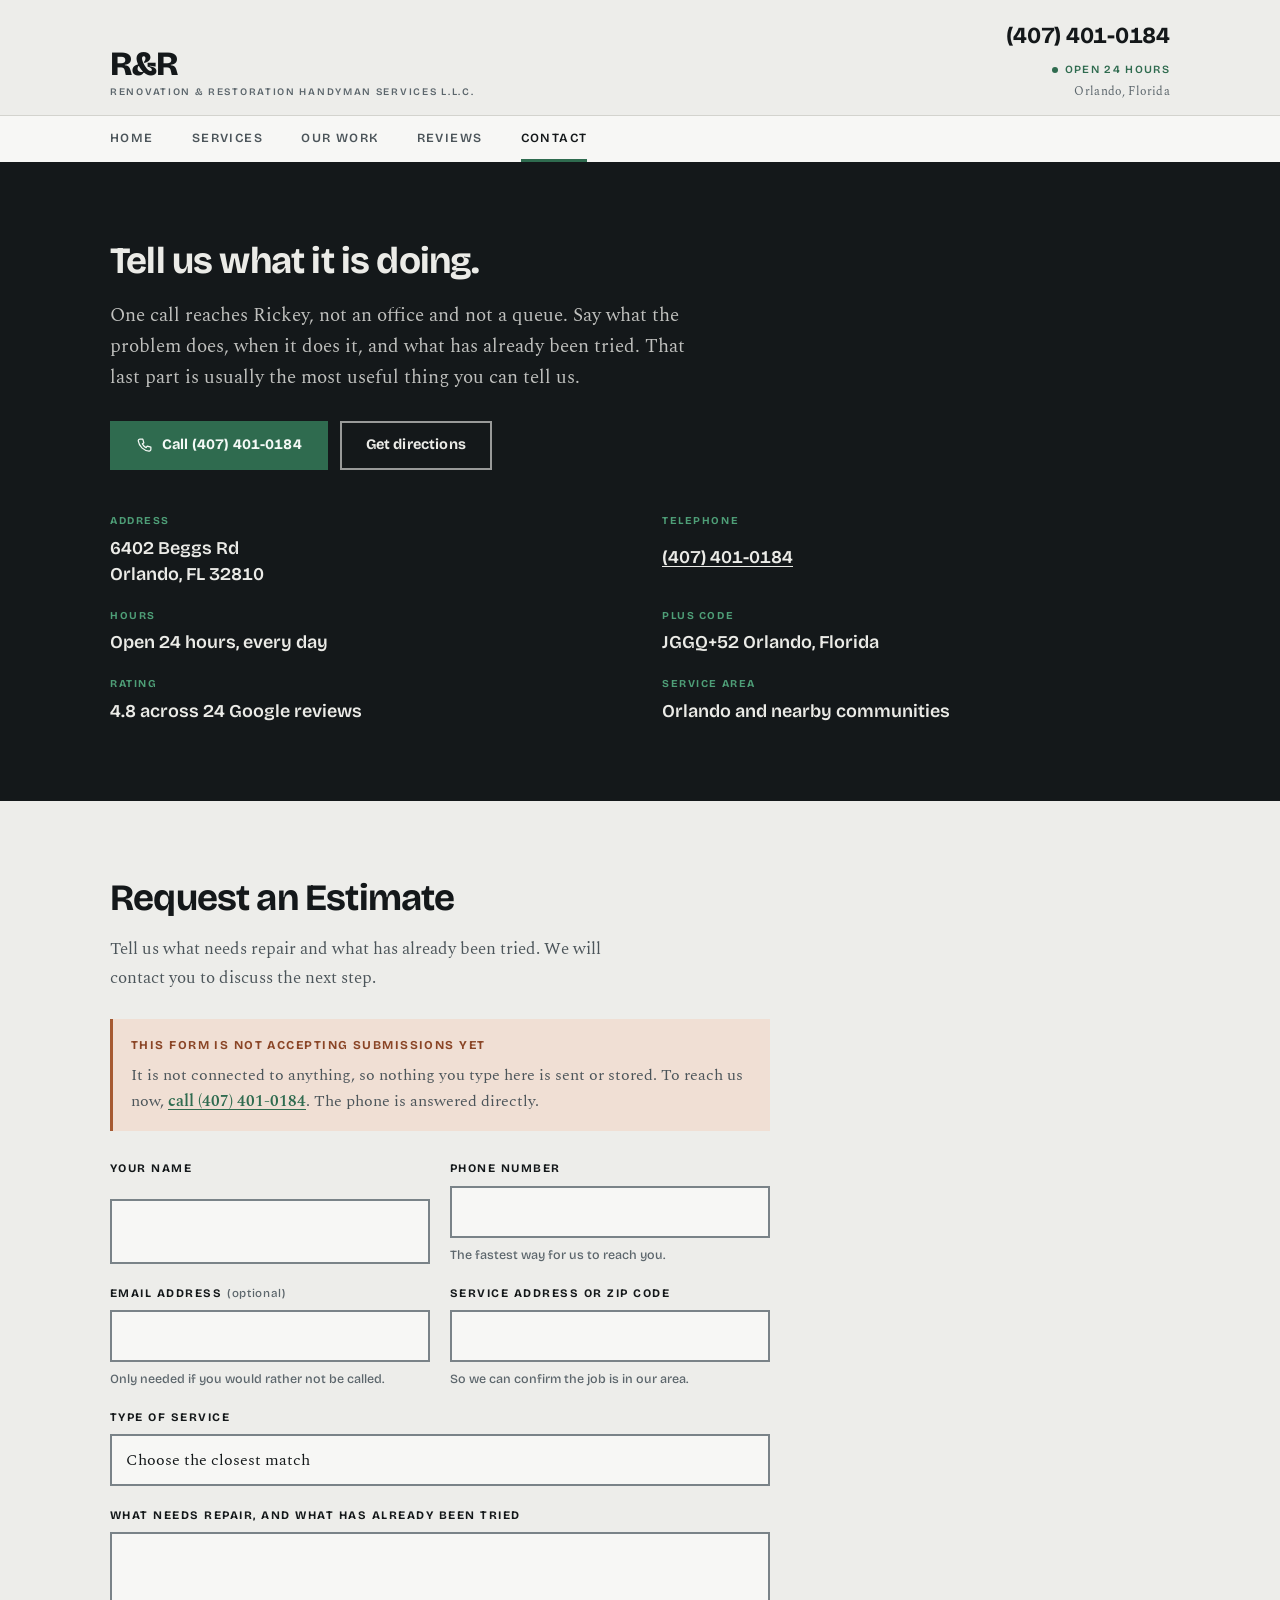
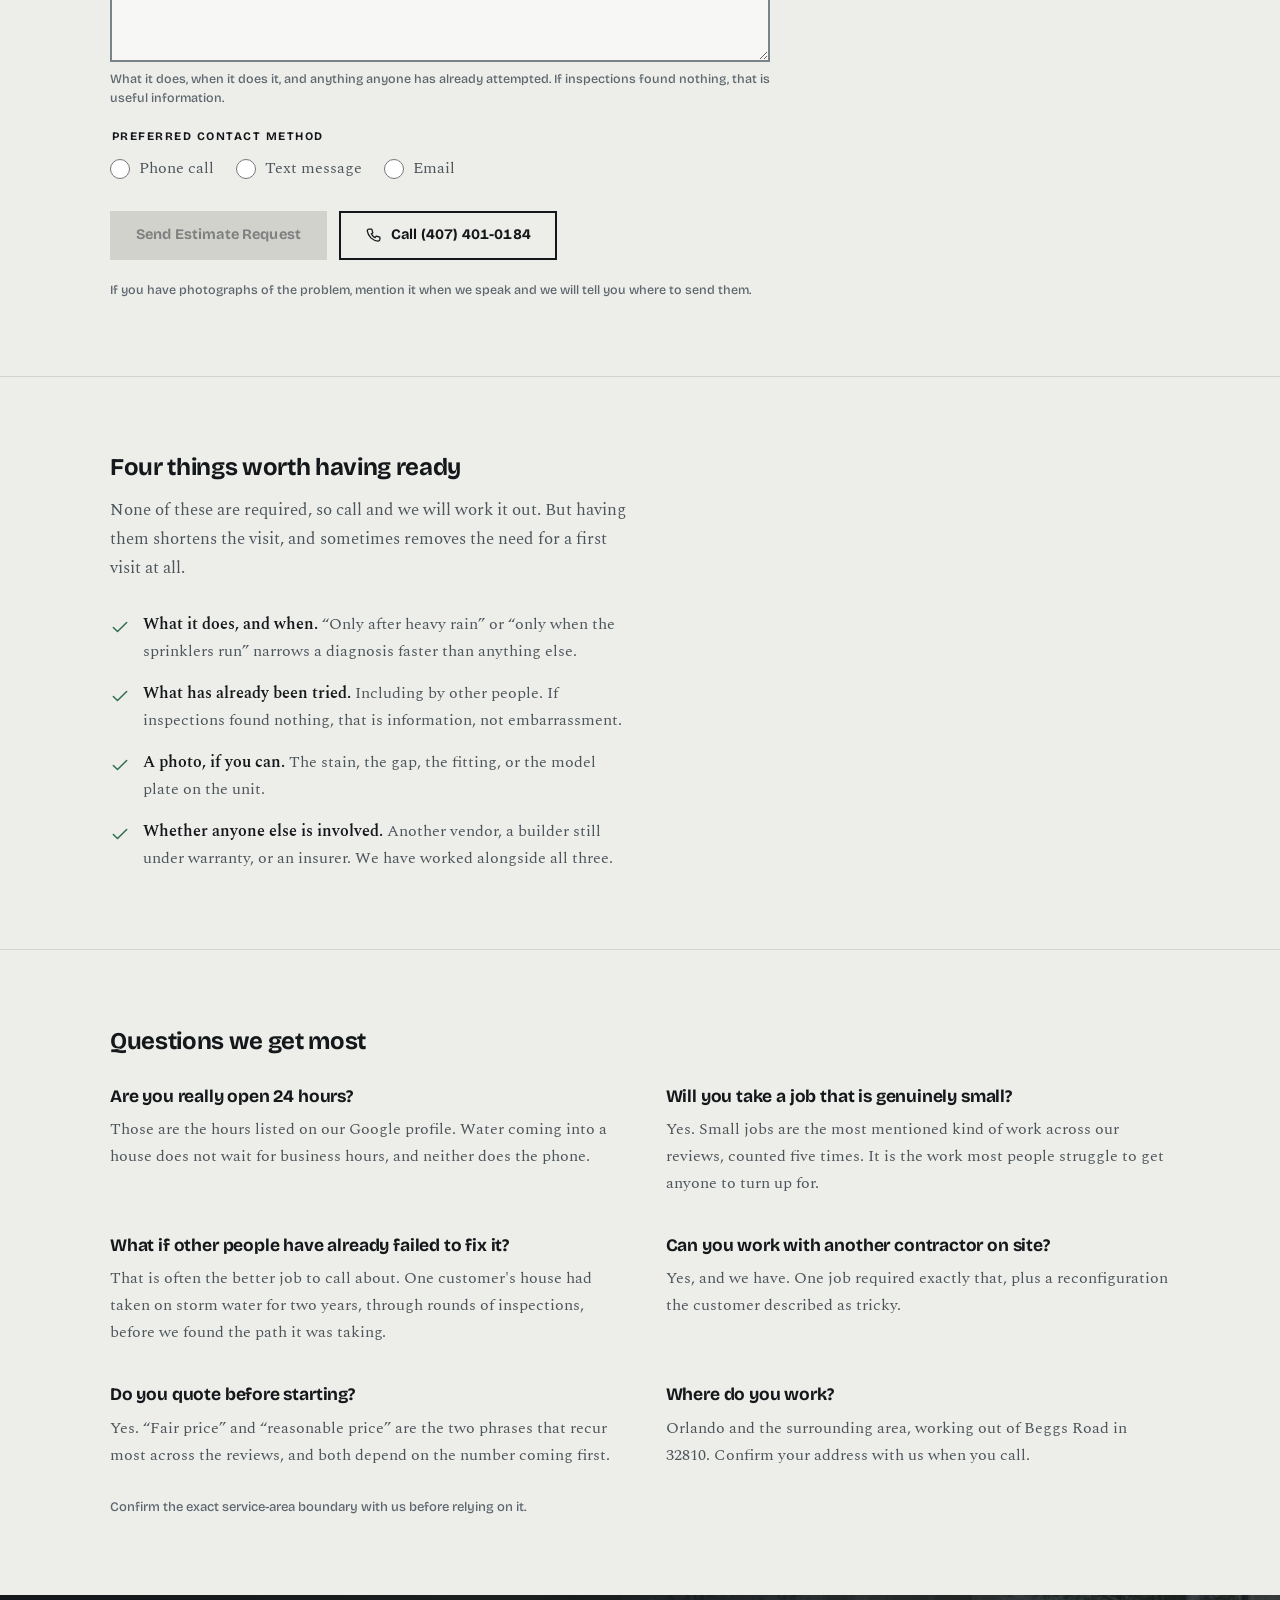
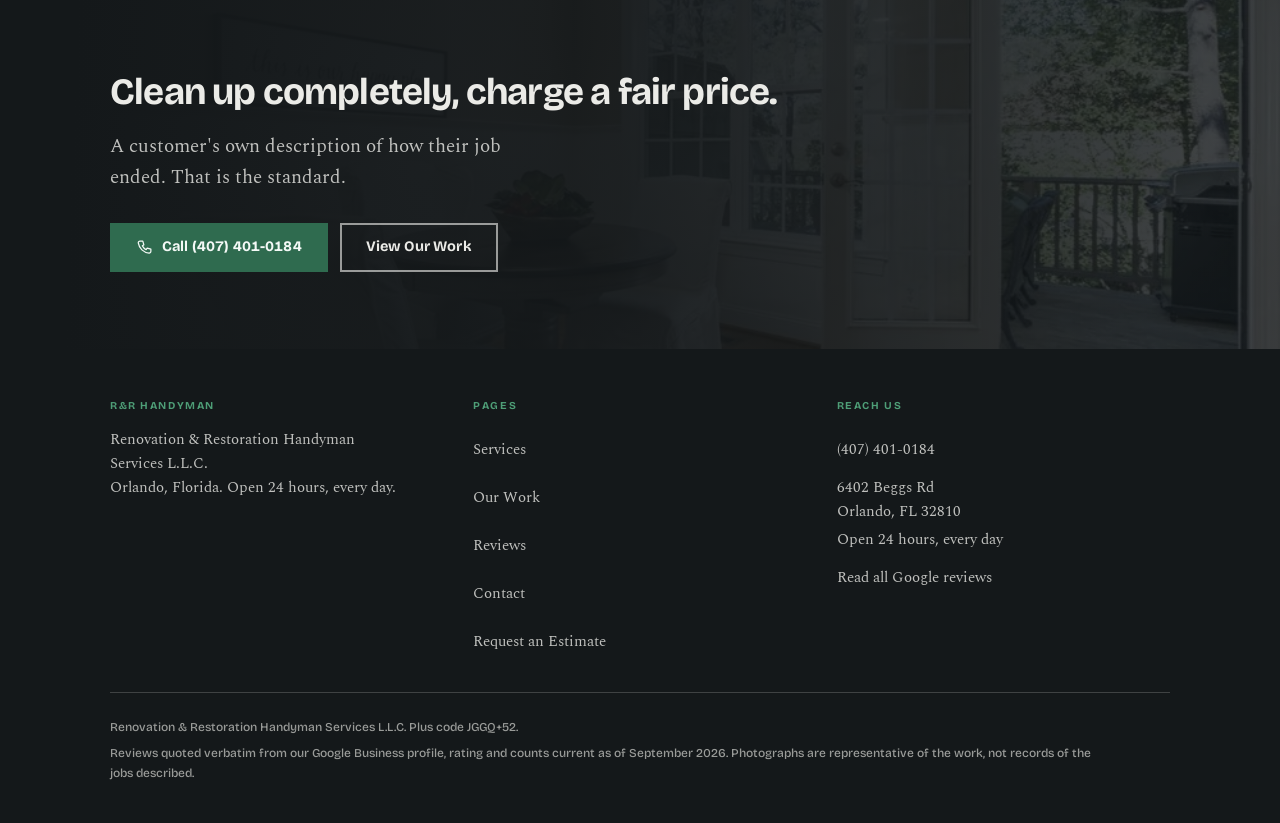
<file: contact.html>
<!DOCTYPE html>
<html lang="en">
<head>
<meta charset="utf-8">
<meta name="viewport" content="width=device-width, initial-scale=1">
<title>Contact and Request an Estimate | R&amp;R Handyman</title>
<meta name="description" content="Call (407) 401-0184, open 24 hours. 6402 Beggs Rd, Orlando, FL 32810. Request an estimate, see what to have ready, and read answers to common questions.">
<link rel="canonical" href="https://stevelouisjean0-byte.github.io/rr-handyman-orlando/contact.html">
<meta name="theme-color" content="#EDEDEA" media="(prefers-color-scheme: light)">
<meta name="theme-color" content="#101416" media="(prefers-color-scheme: dark)">
<link rel="icon" href="assets/favicon.svg" type="image/svg+xml">
<link rel="icon" href="assets/favicon-32.png" sizes="32x32" type="image/png">
<link rel="apple-touch-icon" href="assets/apple-touch-icon.png">

<meta property="og:type" content="website">
<meta property="og:site_name" content="R&amp;R Handyman">
<meta property="og:title" content="Contact and Request an Estimate | R&amp;R Handyman">
<meta property="og:description" content="Call (407) 401-0184, open 24 hours. 6402 Beggs Rd, Orlando, FL 32810. Request an estimate, see what to have ready, and read answers to common questions.">
<meta property="og:url" content="https://stevelouisjean0-byte.github.io/rr-handyman-orlando/contact.html">
<meta property="og:image" content="https://stevelouisjean0-byte.github.io/rr-handyman-orlando/assets/og-card.jpg">
<meta property="og:image:width" content="1200">
<meta property="og:image:height" content="630">
<meta property="og:image:alt" content="R&amp;R Handyman, renovation and restoration handyman services in Orlando, Florida">
<meta name="twitter:card" content="summary_large_image">

<!-- Only the body serif is preloaded. It renders the hero paragraph, which is
     the largest-contentful-paint element on most pages. Preloading the 77KB
     Bricolage variable file alongside it made the two compete and pushed LCP
     out, so the display face loads at its normal priority. -->
<link rel="preload" href="assets/fonts/spectral-400-latin.woff2" as="font" type="font/woff2" crossorigin>
<link rel="stylesheet" href="assets/site.css?v=7">

<script type="application/ld+json">
{
  "@context": "https://schema.org",
  "@type": "HomeAndConstructionBusiness",
  "@id": "https://stevelouisjean0-byte.github.io/rr-handyman-orlando/#business",
  "name": "Renovation & Restoration Handyman Services L.L.C.",
  "alternateName": "R&R Handyman",
  "url": "https://stevelouisjean0-byte.github.io/rr-handyman-orlando/",
  "telephone": "+1-407-401-0184",
  "address": {
    "@type": "PostalAddress",
    "streetAddress": "6402 Beggs Rd",
    "addressLocality": "Orlando",
    "addressRegion": "FL",
    "postalCode": "32810",
    "addressCountry": "US"
  },
  "areaServed": { "@type": "City", "name": "Orlando" },
  "sameAs": ["https://www.google.com/search?q=Renovation+%26+Restoration+Handyman+Services+Orlando+reviews"],
  "openingHoursSpecification": [{
    "@type": "OpeningHoursSpecification",
    "dayOfWeek": ["Monday","Tuesday","Wednesday","Thursday","Friday","Saturday","Sunday"],
    "opens": "00:00",
    "closes": "23:59"
  }],
  "makesOffer": [
    { "@type": "Offer", "itemOffered": { "@type": "Service", "name": "Small handyman jobs" } },
    { "@type": "Offer", "itemOffered": { "@type": "Service", "name": "Door repair and replacement" } },
    { "@type": "Offer", "itemOffered": { "@type": "Service", "name": "Lighting installation" } },
    { "@type": "Offer", "itemOffered": { "@type": "Service", "name": "Irrigation repair" } },
    { "@type": "Offer", "itemOffered": { "@type": "Service", "name": "Storm damage and water-intrusion diagnosis" } },
    { "@type": "Offer", "itemOffered": { "@type": "Service", "name": "Home reconfiguration and trade coordination" } }
  ]
}
</script>

<script type="application/ld+json">
{
  "@context": "https://schema.org",
  "@type": "FAQPage",
  "mainEntity": [
    {
      "@type": "Question",
      "name": "Are you really open 24 hours?",
      "acceptedAnswer": { "@type": "Answer", "text": "Those are the hours listed on our Google profile. Water coming into a house does not wait for business hours, and neither does the phone." }
    },
    {
      "@type": "Question",
      "name": "Will you take a job that is genuinely small?",
      "acceptedAnswer": { "@type": "Answer", "text": "Yes. Small jobs are the most mentioned kind of work across our reviews, counted five times. It is the work most people struggle to get anyone to turn up for." }
    },
    {
      "@type": "Question",
      "name": "What if other people have already failed to fix it?",
      "acceptedAnswer": { "@type": "Answer", "text": "That is often the better job to call about. One customer's house had taken on storm water for two years, through rounds of inspections, before we found the path it was taking." }
    },
    {
      "@type": "Question",
      "name": "Can you work with another contractor on site?",
      "acceptedAnswer": { "@type": "Answer", "text": "Yes, and we have. One job required exactly that, plus a reconfiguration the customer described as tricky." }
    },
    {
      "@type": "Question",
      "name": "Do you quote before starting?",
      "acceptedAnswer": { "@type": "Answer", "text": "Yes. \"Fair price\" and \"reasonable price\" are the two phrases that recur most across the reviews, and both depend on the number coming first." }
    },
    {
      "@type": "Question",
      "name": "Where do you work?",
      "acceptedAnswer": { "@type": "Answer", "text": "Orlando and the surrounding area, working out of Beggs Road in 32810. Confirm your address with us when you call." }
    }
  ]
}
</script>
</head>
<body>

<a class="skip" href="#main">Skip to content</a>

<header class="masthead">
  <div class="mast-top">
    <a class="mast-brand" href="index.html">
      <span class="mast-rr">R&amp;R</span>
      <span class="mast-full">Renovation &amp; Restoration Handyman Services L.L.C.</span>
    </a>
    <div class="mast-meta">
      <a class="ph" href="tel:+14074010184">(407) 401-0184</a>
      <span class="mast-open">Open 24 hours</span>
      <span class="mast-where">Orlando, Florida</span>
    </div>
  </div>
  <nav class="mast-nav" aria-label="Main">
    <ul>
      <li><a href="index.html">Home</a></li>
      <li><a href="services.html">Services</a></li>
      <li><a href="cases.html">Our Work</a></li>
      <li><a href="reviews.html">Reviews</a></li>
      <li><a href="contact.html" aria-current="page">Contact</a></li>
    </ul>
  </nav>
</header>

<main id="main">

  <section class="band">
    <div class="wrap section">
      <h1 class="h-section measure-tight">Tell us what it is doing.</h1>
      <p class="lede measure" style="margin-top: 18px">One call reaches Rickey, not an office and not a queue. Say what the problem does, when it does it, and what has already been tried. That last part is usually the most useful thing you can tell us.</p>
      <div class="btn-row" style="margin: 28px 0 42px">
        <a class="btn btn-green" href="tel:+14074010184"><svg width="17" height="17" viewBox="0 0 24 24" fill="none" stroke="currentColor" stroke-width="1.75" stroke-linecap="round" stroke-linejoin="round" aria-hidden="true"><path d="M6.6 3h3l1.5 5.2-2.1 1.5a12.5 12.5 0 0 0 5.3 5.3l1.5-2.1L21 14.4v3a2.4 2.4 0 0 1-2.6 2.4A16.8 16.8 0 0 1 3.2 5.6A2.4 2.4 0 0 1 5.6 3z"/></svg>Call (407) 401-0184</a>
        <a class="btn btn-line-light" href="https://www.google.com/maps/search/?api=1&amp;query=Renovation%20%26%20Restoration%20Handyman%20Services%206402%20Beggs%20Rd%20Orlando%20FL%2032810" target="_blank" rel="noopener">Get directions</a>
      </div>

      <div class="particulars">
        <div><p class="k">Address</p><p class="v">6402 Beggs Rd<br>Orlando, FL 32810</p></div>
        <div><p class="k">Telephone</p><p class="v"><a href="tel:+14074010184">(407) 401-0184</a></p></div>
        <div><p class="k">Hours</p><p class="v">Open 24 hours, every day</p></div>
        <div><p class="k">Plus code</p><p class="v">JGGQ+52 Orlando, Florida</p></div>
        <div><p class="k">Rating</p><p class="v">4.8 across 24 Google reviews</p></div>
        <div><p class="k">Service area</p><p class="v">Orlando and nearby communities</p></div>
      </div>
    </div>
  </section>

  <section class="wrap section" id="estimate">
    <h2 class="h-section measure-tight">Request an Estimate</h2>
    <p class="prose measure" style="margin-top: 16px">Tell us what needs repair and what has already been tried. We will contact you to discuss the next step.</p>

    <div class="notice" style="margin-top: 26px; max-width: 660px">
      <strong>This form is not accepting submissions yet</strong>
      <p>It is not connected to anything, so nothing you type here is sent or stored. To reach us now, <a href="tel:+14074010184">call (407) 401-0184</a>. The phone is answered directly.</p>
    </div>

    <!-- ══════════════════════════════════════════════════════════════════
         DEVELOPER: NO FORM ENDPOINT IS CONFIGURED.

         The interface below is complete and accessible, but deliberately
         inert. Before relying on it:

           1. Add a form-handling endpoint. Any service that posts a plain
              HTML form works, for example Formspree, Basin, Netlify Forms
              or a small serverless function.
           2. Put the endpoint on the <form> tag:
                <form action="https://ENDPOINT" method="post" ...>
           3. Remove the `disabled` attribute from the submit button and
              delete the .notice block above.
           4. Add server-side validation and a spam check. Do not rely on
              the client-side `required` attributes alone.
           5. Confirm where submissions are delivered and that the address
              is monitored, given the 24-hour hours claim.

         DO NOT commit API keys, tokens or private email addresses into this
         repository. It is a public GitHub Pages repo. Use an endpoint URL
         that is safe to expose, or move submission behind a function that
         keeps the secret server-side.

         PHOTOGRAPH UPLOAD: intentionally omitted. The brief allows an upload
         field only if the chosen form service supports secure uploads. Once
         one is configured, add:
           <div class="field field-wide">
             <label for="photos">Photographs <span class="opt">(optional)</span></label>
             <input type="file" id="photos" name="photos" accept="image/*" multiple>
             <p class="hint" id="photos-hint">A photo of the stain, gap, fitting or
               model plate helps a lot.</p>
           </div>
         and add enctype="multipart/form-data" to the <form> tag.
         ══════════════════════════════════════════════════════════════════ -->
    <form class="form" novalidate>
      <div class="form-grid">
        <div class="field">
          <label for="name">Your name</label>
          <input type="text" id="name" name="name" autocomplete="name" required aria-describedby="name-err">
          <p class="err" id="name-err" hidden>Please enter your name.</p>
        </div>
        <div class="field">
          <label for="phone">Phone number</label>
          <input type="tel" id="phone" name="phone" autocomplete="tel" required aria-describedby="phone-hint">
          <p class="hint" id="phone-hint">The fastest way for us to reach you.</p>
        </div>
        <div class="field">
          <label for="email">Email address <span class="opt">(optional)</span></label>
          <input type="email" id="email" name="email" autocomplete="email" aria-describedby="email-hint">
          <p class="hint" id="email-hint">Only needed if you would rather not be called.</p>
        </div>
        <div class="field">
          <label for="where">Service address or ZIP code</label>
          <input type="text" id="where" name="where" autocomplete="street-address" required aria-describedby="where-hint">
          <p class="hint" id="where-hint">So we can confirm the job is in our area.</p>
        </div>
        <div class="field field-wide">
          <label for="service">Type of service</label>
          <select id="service" name="service" required>
            <option value="">Choose the closest match</option>
            <option value="Small handyman jobs">Small handyman jobs</option>
            <option value="Door repair and replacement">Door repair and replacement</option>
            <option value="Lighting installation">Lighting installation</option>
            <option value="Irrigation repair">Irrigation repair</option>
            <option value="Storm damage and water-intrusion diagnosis">Storm damage and water-intrusion diagnosis</option>
            <option value="Home reconfiguration and trade coordination">Home reconfiguration and trade coordination</option>
            <option value="Not sure">Not sure, please advise</option>
          </select>
        </div>
        <div class="field field-wide">
          <label for="details">What needs repair, and what has already been tried</label>
          <textarea id="details" name="details" required aria-describedby="details-hint"></textarea>
          <p class="hint" id="details-hint">What it does, when it does it, and anything anyone has already attempted. If inspections found nothing, that is useful information.</p>
        </div>
        <fieldset class="fieldset">
          <legend>Preferred contact method</legend>
          <div class="radios">
            <label><input type="radio" name="contact" value="Phone call" required> Phone call</label>
            <label><input type="radio" name="contact" value="Text message"> Text message</label>
            <label><input type="radio" name="contact" value="Email"> Email</label>
          </div>
        </fieldset>
      </div>
      <div class="btn-row">
        <button class="btn btn-green" type="submit" disabled>Send Estimate Request</button>
        <a class="btn btn-line" href="tel:+14074010184"><svg width="17" height="17" viewBox="0 0 24 24" fill="none" stroke="currentColor" stroke-width="1.75" stroke-linecap="round" stroke-linejoin="round" aria-hidden="true"><path d="M6.6 3h3l1.5 5.2-2.1 1.5a12.5 12.5 0 0 0 5.3 5.3l1.5-2.1L21 14.4v3a2.4 2.4 0 0 1-2.6 2.4A16.8 16.8 0 0 1 3.2 5.6A2.4 2.4 0 0 1 5.6 3z"/></svg>Call (407) 401-0184</a>
      </div>
      <p class="hint">If you have photographs of the problem, mention it when we speak and we will tell you where to send them.</p>
    </form>
  </section>

  <div class="rule"></div>

  <section class="wrap section">
    <h2 class="h-sub measure-tight">Four things worth having ready</h2>
    <p class="prose measure" style="margin-top: 14px; margin-bottom: 28px">None of these are required, so call and we will work it out. But having them shortens the visit, and sometimes removes the need for a first visit at all.</p>
    <ul class="ticks measure">
      <li><svg width="20" height="20" viewBox="0 0 24 24" fill="none" stroke="currentColor" stroke-width="1.75" stroke-linecap="round" stroke-linejoin="round" aria-hidden="true"><path d="M4 12.5l5 5 11-11"/></svg><span><b>What it does, and when.</b> “Only after heavy rain” or “only when the sprinklers run” narrows a diagnosis faster than anything else.</span></li>
      <li><svg width="20" height="20" viewBox="0 0 24 24" fill="none" stroke="currentColor" stroke-width="1.75" stroke-linecap="round" stroke-linejoin="round" aria-hidden="true"><path d="M4 12.5l5 5 11-11"/></svg><span><b>What has already been tried.</b> Including by other people. If inspections found nothing, that is information, not embarrassment.</span></li>
      <li><svg width="20" height="20" viewBox="0 0 24 24" fill="none" stroke="currentColor" stroke-width="1.75" stroke-linecap="round" stroke-linejoin="round" aria-hidden="true"><path d="M4 12.5l5 5 11-11"/></svg><span><b>A photo, if you can.</b> The stain, the gap, the fitting, or the model plate on the unit.</span></li>
      <li><svg width="20" height="20" viewBox="0 0 24 24" fill="none" stroke="currentColor" stroke-width="1.75" stroke-linecap="round" stroke-linejoin="round" aria-hidden="true"><path d="M4 12.5l5 5 11-11"/></svg><span><b>Whether anyone else is involved.</b> Another vendor, a builder still under warranty, or an insurer. We have worked alongside all three.</span></li>
    </ul>
  </section>

  <div class="rule"></div>

  <section class="wrap section">
    <h2 class="h-sub" style="margin-bottom: 30px">Questions we get most</h2>
    <div class="faq">
      <div class="faq-item">
        <h3>Are you really open 24 hours?</h3>
        <p>Those are the hours listed on our Google profile. Water coming into a house does not wait for business hours, and neither does the phone.</p>
      </div>
      <div class="faq-item">
        <h3>Will you take a job that is genuinely small?</h3>
        <p>Yes. Small jobs are the most mentioned kind of work across our reviews, counted five times. It is the work most people struggle to get anyone to turn up for.</p>
      </div>
      <div class="faq-item">
        <h3>What if other people have already failed to fix it?</h3>
        <p>That is often the better job to call about. One customer's house had taken on storm water for two years, through rounds of inspections, before we found the path it was taking.</p>
      </div>
      <div class="faq-item">
        <h3>Can you work with another contractor on site?</h3>
        <p>Yes, and we have. One job required exactly that, plus a reconfiguration the customer described as tricky.</p>
      </div>
      <div class="faq-item">
        <h3>Do you quote before starting?</h3>
        <p>Yes. “Fair price” and “reasonable price” are the two phrases that recur most across the reviews, and both depend on the number coming first.</p>
      </div>
      <div class="faq-item">
        <h3>Where do you work?</h3>
        <p>Orlando and the surrounding area, working out of Beggs Road in 32810. Confirm your address with us when you call.</p>
      </div>
    </div>
    <p class="fine" style="margin-top: 28px">Confirm the exact service-area boundary with us before relying on it.</p>
  </section>

  <section class="band-photo">
    <picture>
      <source type="image/webp" srcset="assets/img/interior-left-1000.webp">
      <img src="assets/img/interior-left.jpg" width="1000" height="667" alt="" aria-hidden="true" loading="lazy" decoding="async">
    </picture>
    <span class="veil"></span>
    <div class="wrap section">
      <h2 class="h-section measure-tight">Clean up completely, charge a fair price.</h2>
      <p class="lede measure-tight" style="margin-top: 18px">A customer's own description of how their job ended. That is the standard.</p>
      <div class="btn-row" style="margin-top: 30px">
        <a class="btn btn-green" href="tel:+14074010184"><svg width="17" height="17" viewBox="0 0 24 24" fill="none" stroke="currentColor" stroke-width="1.75" stroke-linecap="round" stroke-linejoin="round" aria-hidden="true"><path d="M6.6 3h3l1.5 5.2-2.1 1.5a12.5 12.5 0 0 0 5.3 5.3l1.5-2.1L21 14.4v3a2.4 2.4 0 0 1-2.6 2.4A16.8 16.8 0 0 1 3.2 5.6A2.4 2.4 0 0 1 5.6 3z"/></svg>Call (407) 401-0184</a>
        <a class="btn btn-line-light" href="cases.html">View Our Work</a>
      </div>
    </div>
  </section>
</main>

<footer class="foot">
  <div class="wrap">
    <div class="foot-grid">
      <div>
        <h2>R&amp;R Handyman</h2>
        <p>Renovation &amp; Restoration Handyman Services L.L.C.</p>
        <p>Orlando, Florida. Open 24 hours, every day.</p>
      </div>
      <div>
        <h2>Pages</h2>
        <ul>
          <li><a href="services.html">Services</a></li>
          <li><a href="cases.html">Our Work</a></li>
          <li><a href="reviews.html">Reviews</a></li>
          <li><a href="contact.html">Contact</a></li>
          <li><a href="contact.html#estimate">Request an Estimate</a></li>
        </ul>
      </div>
      <div>
        <h2>Reach us</h2>
        <ul>
          <li><a href="tel:+14074010184">(407) 401-0184</a></li>
          <li><a href="https://www.google.com/maps/search/?api=1&amp;query=Renovation%20%26%20Restoration%20Handyman%20Services%206402%20Beggs%20Rd%20Orlando%20FL%2032810" target="_blank" rel="noopener">6402 Beggs Rd<br>Orlando, FL 32810</a></li>
          <li>Open 24 hours, every day</li>
          <li><a href="https://www.google.com/search?q=Renovation+%26+Restoration+Handyman+Services+Orlando+reviews" target="_blank" rel="noopener">Read all Google reviews</a></li>
        </ul>
      </div>
    </div>
    <div class="foot-legal">
      <p>Renovation &amp; Restoration Handyman Services L.L.C. Plus code JGGQ+52.</p>
      <p>Reviews quoted verbatim from our Google Business profile, rating and counts current as of September 2026. Photographs are representative of the work, not records of the jobs described.</p>
    </div>
  </div>
</footer>


<nav class="mobile-bar" aria-label="Quick actions">
  <a class="mb-call" href="tel:+14074010184"><svg width="18" height="18" viewBox="0 0 24 24" fill="none" stroke="currentColor" stroke-width="1.75" stroke-linecap="round" stroke-linejoin="round" aria-hidden="true"><path d="M6.6 3h3l1.5 5.2-2.1 1.5a12.5 12.5 0 0 0 5.3 5.3l1.5-2.1L21 14.4v3a2.4 2.4 0 0 1-2.6 2.4A16.8 16.8 0 0 1 3.2 5.6A2.4 2.4 0 0 1 5.6 3z"/></svg>Call Now</a>
  <a class="mb-est" href="contact.html#estimate"><svg width="18" height="18" viewBox="0 0 24 24" fill="none" stroke="currentColor" stroke-width="1.75" stroke-linecap="round" stroke-linejoin="round" aria-hidden="true"><path d="M5 3h9l5 5v13H5z"/><path d="M14 3v5h5"/><path d="M8.5 13h7M8.5 16.5h4.5"/></svg>Request Estimate</a>
</nav>

</body>
</html>
</file>
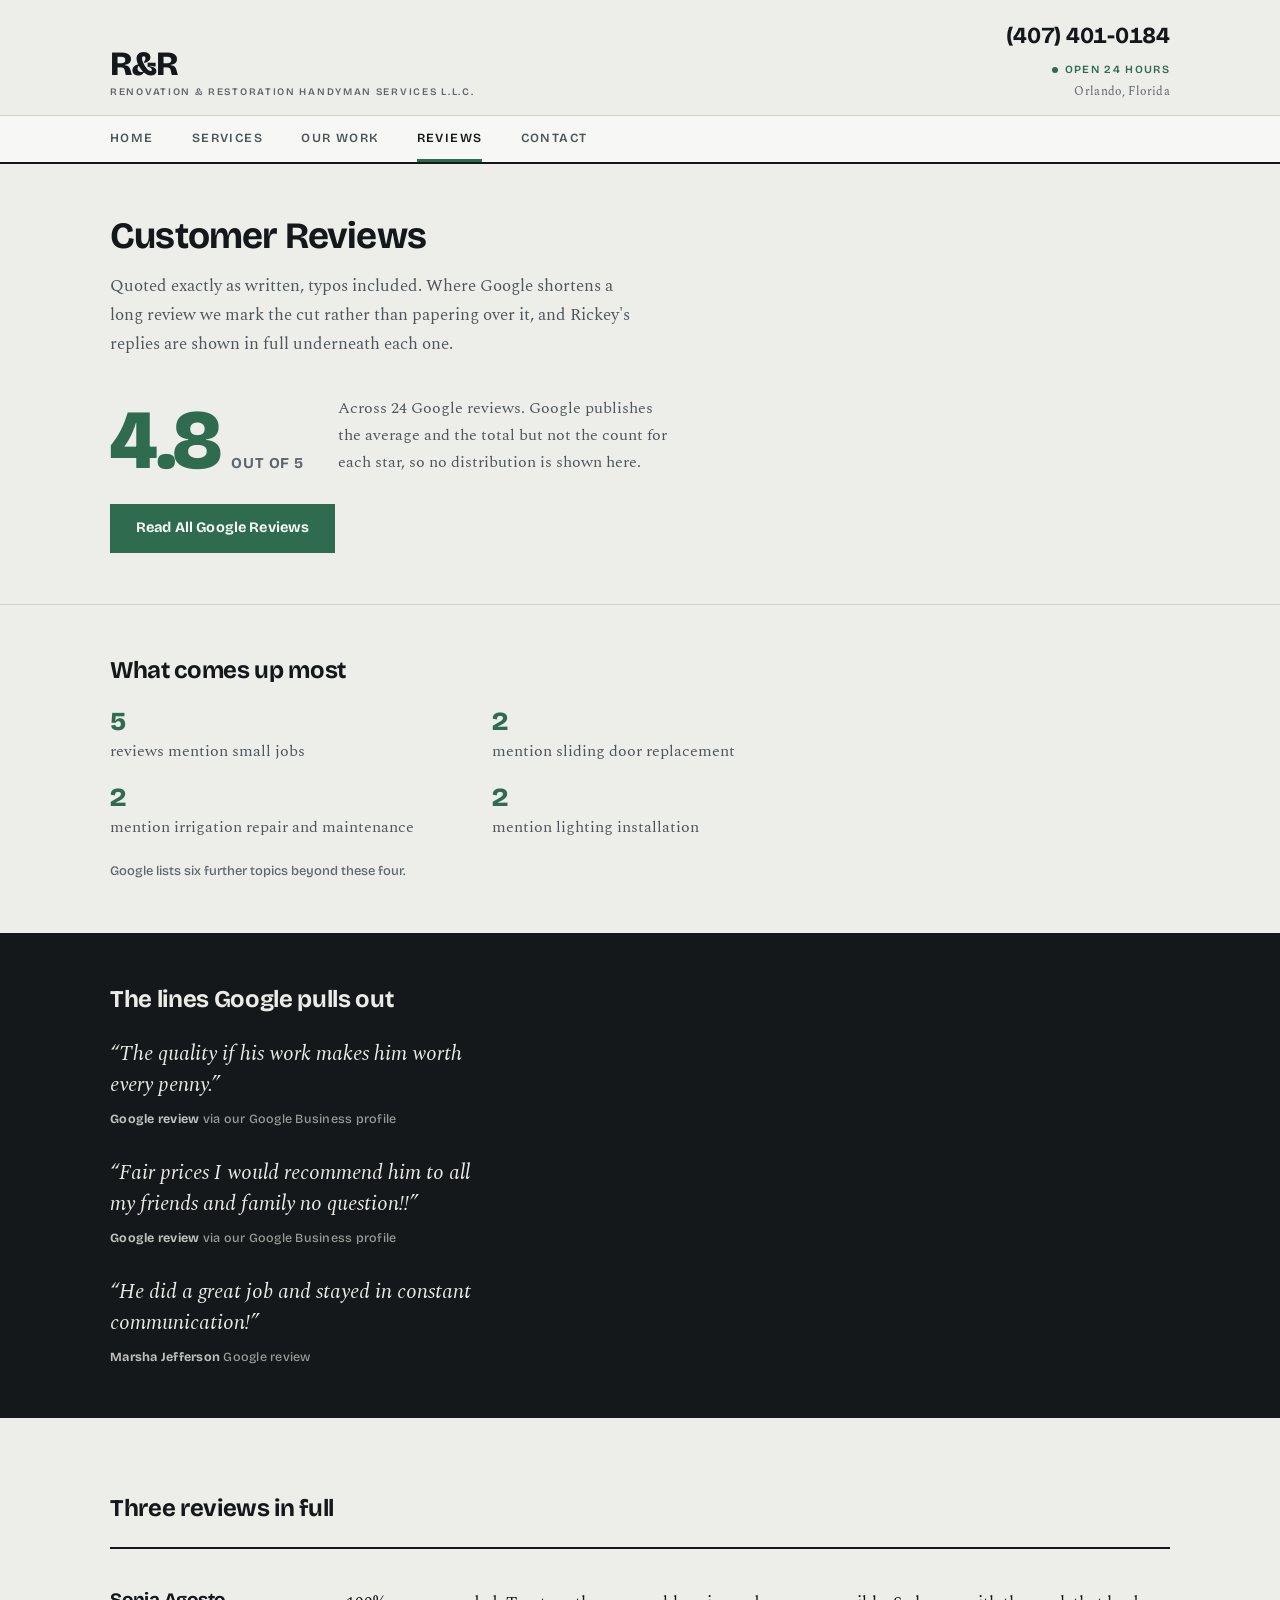
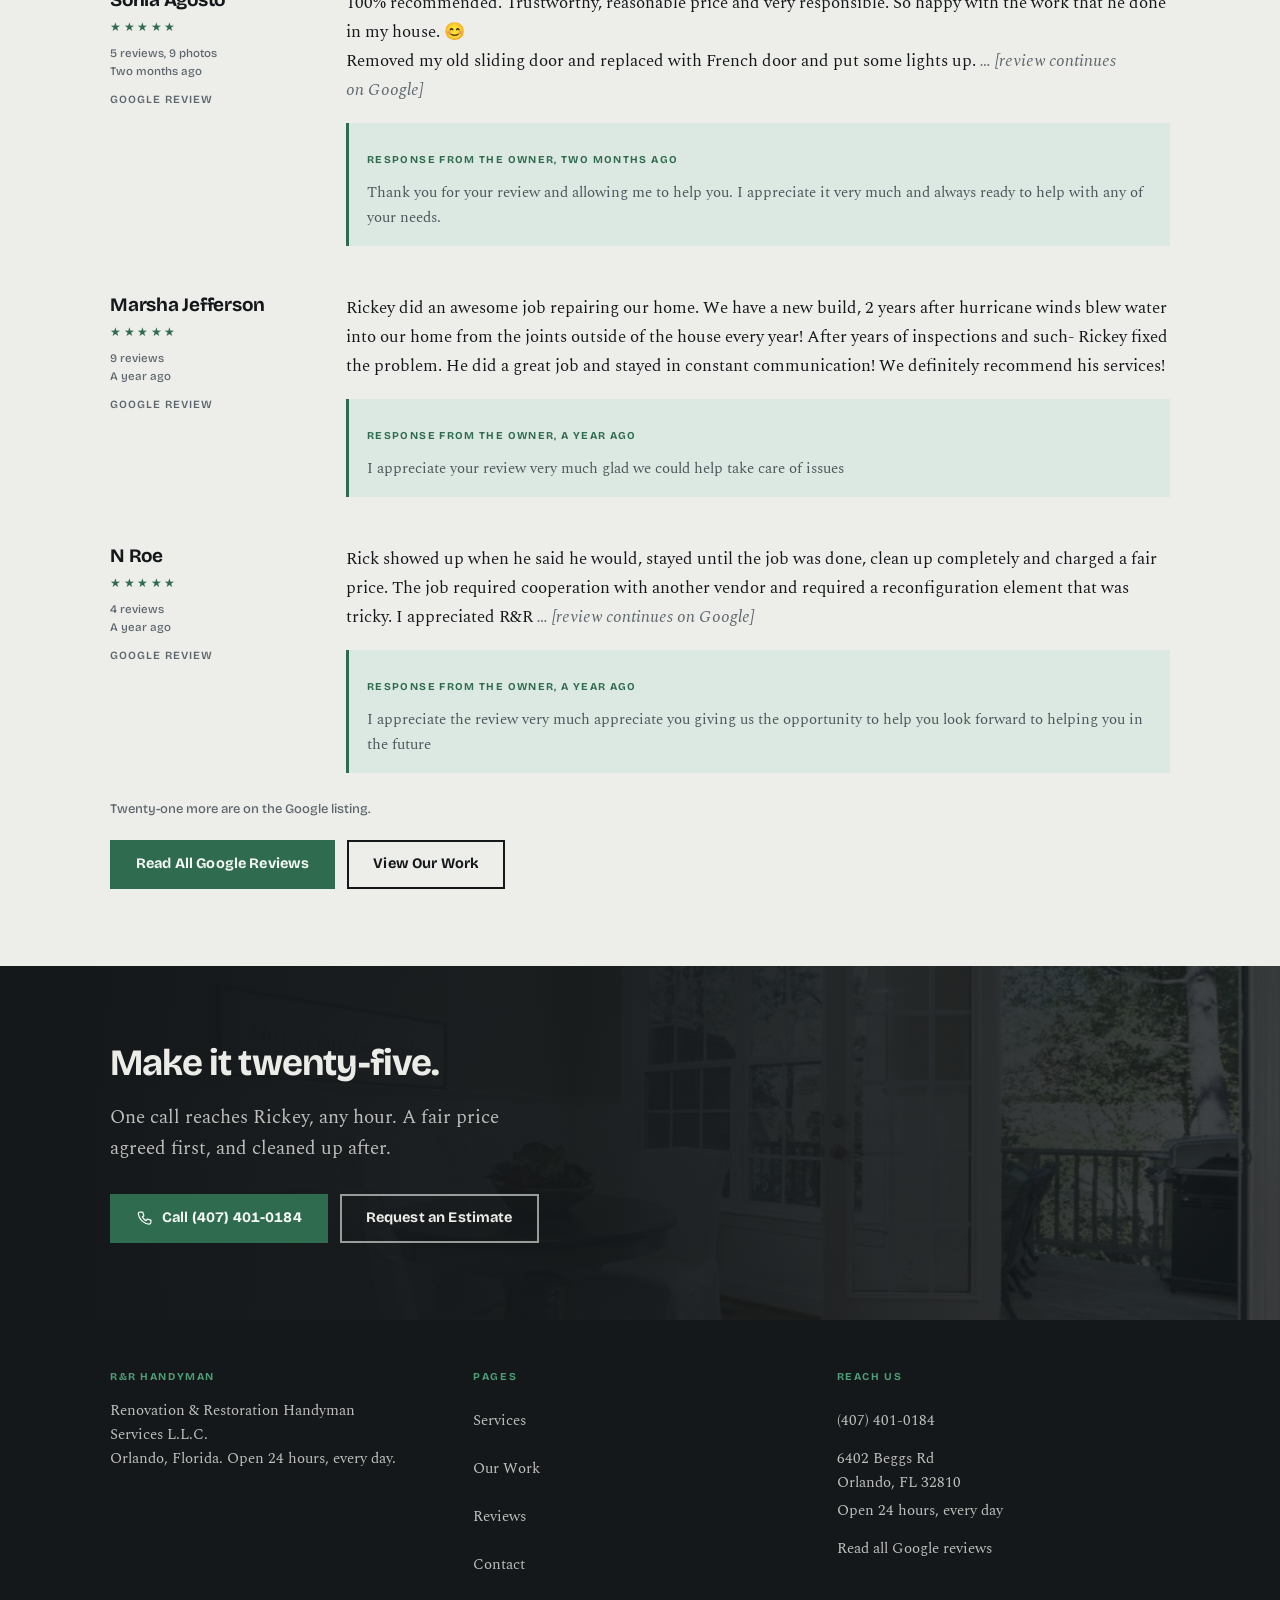
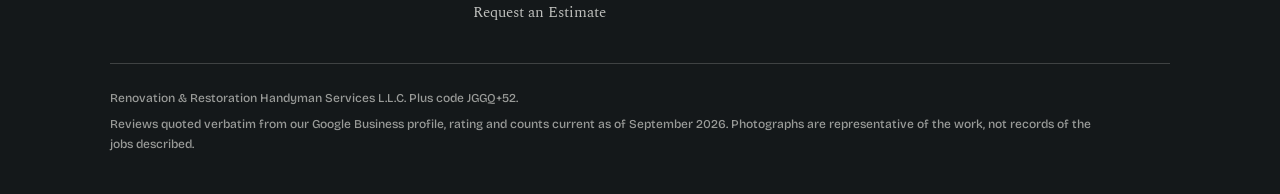
<file: reviews.html>
<!DOCTYPE html>
<html lang="en">
<head>
<meta charset="utf-8">
<meta name="viewport" content="width=device-width, initial-scale=1">
<title>Reviews: 4.8 Stars from 24 Customers | R&amp;R Handyman</title>
<meta name="description" content="4.8 stars across 24 Google reviews for our Orlando handyman service, quoted exactly as written, with the owner's replies in full.">
<link rel="canonical" href="https://stevelouisjean0-byte.github.io/rr-handyman-orlando/reviews.html">
<meta name="theme-color" content="#EDEDEA" media="(prefers-color-scheme: light)">
<meta name="theme-color" content="#101416" media="(prefers-color-scheme: dark)">
<link rel="icon" href="assets/favicon.svg" type="image/svg+xml">
<link rel="icon" href="assets/favicon-32.png" sizes="32x32" type="image/png">
<link rel="apple-touch-icon" href="assets/apple-touch-icon.png">

<meta property="og:type" content="website">
<meta property="og:site_name" content="R&amp;R Handyman">
<meta property="og:title" content="Reviews: 4.8 Stars from 24 Customers | R&amp;R Handyman">
<meta property="og:description" content="4.8 stars across 24 Google reviews for our Orlando handyman service, quoted exactly as written, with the owner's replies in full.">
<meta property="og:url" content="https://stevelouisjean0-byte.github.io/rr-handyman-orlando/reviews.html">
<meta property="og:image" content="https://stevelouisjean0-byte.github.io/rr-handyman-orlando/assets/og-card.jpg">
<meta property="og:image:width" content="1200">
<meta property="og:image:height" content="630">
<meta property="og:image:alt" content="R&amp;R Handyman, renovation and restoration handyman services in Orlando, Florida">
<meta name="twitter:card" content="summary_large_image">

<!-- Only the body serif is preloaded. It renders the hero paragraph, which is
     the largest-contentful-paint element on most pages. Preloading the 77KB
     Bricolage variable file alongside it made the two compete and pushed LCP
     out, so the display face loads at its normal priority. -->
<link rel="preload" href="assets/fonts/spectral-400-latin.woff2" as="font" type="font/woff2" crossorigin>
<link rel="stylesheet" href="assets/site.css?v=7">
</head>
<body>

<a class="skip" href="#main">Skip to content</a>

<header class="masthead">
  <div class="mast-top">
    <a class="mast-brand" href="index.html">
      <span class="mast-rr">R&amp;R</span>
      <span class="mast-full">Renovation &amp; Restoration Handyman Services L.L.C.</span>
    </a>
    <div class="mast-meta">
      <a class="ph" href="tel:+14074010184">(407) 401-0184</a>
      <span class="mast-open">Open 24 hours</span>
      <span class="mast-where">Orlando, Florida</span>
    </div>
  </div>
  <nav class="mast-nav" aria-label="Main">
    <ul>
      <li><a href="index.html">Home</a></li>
      <li><a href="services.html">Services</a></li>
      <li><a href="cases.html">Our Work</a></li>
      <li><a href="reviews.html" aria-current="page">Reviews</a></li>
      <li><a href="contact.html">Contact</a></li>
    </ul>
  </nav>
</header>

<main id="main">

  <section class="wrap section-sm">
    <h1 class="h-section measure-tight">Customer Reviews</h1>
    <p class="prose measure" style="margin-top: 16px">Quoted exactly as written, typos included. Where Google shortens a long review we mark the cut rather than papering over it, and Rickey's replies are shown in full underneath each one.</p>

    <!-- The rating is set as type. Five filled stars cannot represent 4.8,
         and drawing five anyway would overstate it. -->
    <div class="rating" style="margin-top: 36px">
      <div style="display: flex; align-items: flex-end; gap: 12px">
        <p class="rating-score num">4.8</p>
        <p class="rating-of">out of 5</p>
      </div>
      <p class="rating-meta">Across 24 Google reviews. Google publishes the average and the total but not the count for each star, so no distribution is shown here.</p>
    </div>
    <div class="btn-row" style="margin-top: 28px">
      <a class="btn btn-green" href="https://www.google.com/search?q=Renovation+%26+Restoration+Handyman+Services+Orlando+reviews" target="_blank" rel="noopener">Read All Google Reviews</a>
    </div>
  </section>

  <div class="rule"></div>

  <section class="wrap section-sm">
    <h2 class="h-sub">What comes up most</h2>
    <dl class="topics" style="margin-top: 24px">
      <div class="topic"><dt>reviews mention small jobs</dt><dd class="num">5</dd></div>
      <div class="topic"><dt>mention sliding door replacement</dt><dd class="num">2</dd></div>
      <div class="topic"><dt>mention irrigation repair and maintenance</dt><dd class="num">2</dd></div>
      <div class="topic"><dt>mention lighting installation</dt><dd class="num">2</dd></div>
    </dl>
    <p class="fine" style="margin-top: 22px">Google lists six further topics beyond these four.</p>
  </section>

  <section class="band">
    <div class="wrap section-sm">
      <h2 class="h-sub" style="margin-bottom: 26px">The lines Google pulls out</h2>
      <div class="quotes">
        <blockquote class="q">“The quality if his work makes him worth every penny.”
          <span class="qby">Google review <span>via our Google Business profile</span></span></blockquote>
        <blockquote class="q">“Fair prices I would recommend him to all my friends and family no question!!”
          <span class="qby">Google review <span>via our Google Business profile</span></span></blockquote>
        <blockquote class="q">“He did a great job and stayed in constant communication!”
          <span class="qby">Marsha Jefferson <span>Google review</span></span></blockquote>
      </div>
    </div>
  </section>

  <section class="wrap section">
    <h2 class="h-sub">Three reviews in full</h2>
    <div class="entries" style="margin-top: 24px">

      <article class="entry">
        <div class="entry-by">
          <h3 class="entry-name">Sonia Agosto</h3>
          <p class="entry-stars" aria-label="Rated 5 out of 5">★★★★★</p>
          <p class="entry-meta">5 reviews, 9 photos<br>Two months ago</p>
          <p class="gsrc">Google review</p>
        </div>
        <div class="entry-body">
          <p>100% recommended. Trustworthy, reasonable price and very responsible. So happy with the work that he done in my house. 😊<br>Removed my old sliding door and replaced with French door and put some lights up. <span class="trunc">… [review continues on Google]</span></p>
          <div class="reply">
            <p class="rl">Response from the owner, two months ago</p>
            <p>Thank you for your review and allowing me to help you. I appreciate it very much and always ready to help with any of your needs.</p>
          </div>
        </div>
      </article>
      <article class="entry">
        <div class="entry-by">
          <h3 class="entry-name">Marsha Jefferson</h3>
          <p class="entry-stars" aria-label="Rated 5 out of 5">★★★★★</p>
          <p class="entry-meta">9 reviews<br>A year ago</p>
          <p class="gsrc">Google review</p>
        </div>
        <div class="entry-body">
          <p>Rickey did an awesome job repairing our home. We have a new build, 2 years after hurricane winds blew water into our home from the joints outside of the house every year! After years of inspections and such- Rickey fixed the problem. He did a great job and stayed in constant communication! We definitely recommend his services!</p>
          <div class="reply">
            <p class="rl">Response from the owner, a year ago</p>
            <p>I appreciate your review very much glad we could help take care of issues</p>
          </div>
        </div>
      </article>
      <article class="entry">
        <div class="entry-by">
          <h3 class="entry-name">N Roe</h3>
          <p class="entry-stars" aria-label="Rated 5 out of 5">★★★★★</p>
          <p class="entry-meta">4 reviews<br>A year ago</p>
          <p class="gsrc">Google review</p>
        </div>
        <div class="entry-body">
          <p>Rick showed up when he said he would, stayed until the job was done, clean up completely and charged a fair price. The job required cooperation with another vendor and required a reconfiguration element that was tricky. I appreciated R&amp;R <span class="trunc">… [review continues on Google]</span></p>
          <div class="reply">
            <p class="rl">Response from the owner, a year ago</p>
            <p>I appreciate the review very much appreciate you giving us the opportunity to help you look forward to helping you in the future</p>
          </div>
        </div>
      </article>

    </div>
    <p class="fine" style="margin-top: 26px">Twenty-one more are on the Google listing.</p>
    <div class="btn-row" style="margin-top: 20px">
      <a class="btn btn-green" href="https://www.google.com/search?q=Renovation+%26+Restoration+Handyman+Services+Orlando+reviews" target="_blank" rel="noopener">Read All Google Reviews</a>
      <a class="btn btn-line" href="cases.html">View Our Work</a>
    </div>
  </section>

  <section class="band-photo">
    <picture>
      <source type="image/webp" srcset="assets/img/interior-left-1000.webp">
      <img src="assets/img/interior-left.jpg" width="1000" height="667" alt="" aria-hidden="true" loading="lazy" decoding="async">
    </picture>
    <span class="veil"></span>
    <div class="wrap section">
      <h2 class="h-section measure-tight">Make it twenty-five.</h2>
      <p class="lede measure-tight" style="margin-top: 18px">One call reaches Rickey, any hour. A fair price agreed first, and cleaned up after.</p>
      <div class="btn-row" style="margin-top: 30px">
        <a class="btn btn-green" href="tel:+14074010184"><svg width="17" height="17" viewBox="0 0 24 24" fill="none" stroke="currentColor" stroke-width="1.75" stroke-linecap="round" stroke-linejoin="round" aria-hidden="true"><path d="M6.6 3h3l1.5 5.2-2.1 1.5a12.5 12.5 0 0 0 5.3 5.3l1.5-2.1L21 14.4v3a2.4 2.4 0 0 1-2.6 2.4A16.8 16.8 0 0 1 3.2 5.6A2.4 2.4 0 0 1 5.6 3z"/></svg>Call (407) 401-0184</a>
        <a class="btn btn-line-light" href="contact.html#estimate">Request an Estimate</a>
      </div>
    </div>
  </section>
</main>

<footer class="foot">
  <div class="wrap">
    <div class="foot-grid">
      <div>
        <h2>R&amp;R Handyman</h2>
        <p>Renovation &amp; Restoration Handyman Services L.L.C.</p>
        <p>Orlando, Florida. Open 24 hours, every day.</p>
      </div>
      <div>
        <h2>Pages</h2>
        <ul>
          <li><a href="services.html">Services</a></li>
          <li><a href="cases.html">Our Work</a></li>
          <li><a href="reviews.html">Reviews</a></li>
          <li><a href="contact.html">Contact</a></li>
          <li><a href="contact.html#estimate">Request an Estimate</a></li>
        </ul>
      </div>
      <div>
        <h2>Reach us</h2>
        <ul>
          <li><a href="tel:+14074010184">(407) 401-0184</a></li>
          <li><a href="https://www.google.com/maps/search/?api=1&amp;query=Renovation%20%26%20Restoration%20Handyman%20Services%206402%20Beggs%20Rd%20Orlando%20FL%2032810" target="_blank" rel="noopener">6402 Beggs Rd<br>Orlando, FL 32810</a></li>
          <li>Open 24 hours, every day</li>
          <li><a href="https://www.google.com/search?q=Renovation+%26+Restoration+Handyman+Services+Orlando+reviews" target="_blank" rel="noopener">Read all Google reviews</a></li>
        </ul>
      </div>
    </div>
    <div class="foot-legal">
      <p>Renovation &amp; Restoration Handyman Services L.L.C. Plus code JGGQ+52.</p>
      <p>Reviews quoted verbatim from our Google Business profile, rating and counts current as of September 2026. Photographs are representative of the work, not records of the jobs described.</p>
    </div>
  </div>
</footer>


<nav class="mobile-bar" aria-label="Quick actions">
  <a class="mb-call" href="tel:+14074010184"><svg width="18" height="18" viewBox="0 0 24 24" fill="none" stroke="currentColor" stroke-width="1.75" stroke-linecap="round" stroke-linejoin="round" aria-hidden="true"><path d="M6.6 3h3l1.5 5.2-2.1 1.5a12.5 12.5 0 0 0 5.3 5.3l1.5-2.1L21 14.4v3a2.4 2.4 0 0 1-2.6 2.4A16.8 16.8 0 0 1 3.2 5.6A2.4 2.4 0 0 1 5.6 3z"/></svg>Call Now</a>
  <a class="mb-est" href="contact.html#estimate"><svg width="18" height="18" viewBox="0 0 24 24" fill="none" stroke="currentColor" stroke-width="1.75" stroke-linecap="round" stroke-linejoin="round" aria-hidden="true"><path d="M5 3h9l5 5v13H5z"/><path d="M14 3v5h5"/><path d="M8.5 13h7M8.5 16.5h4.5"/></svg>Request Estimate</a>
</nav>

</body>
</html>
</file>
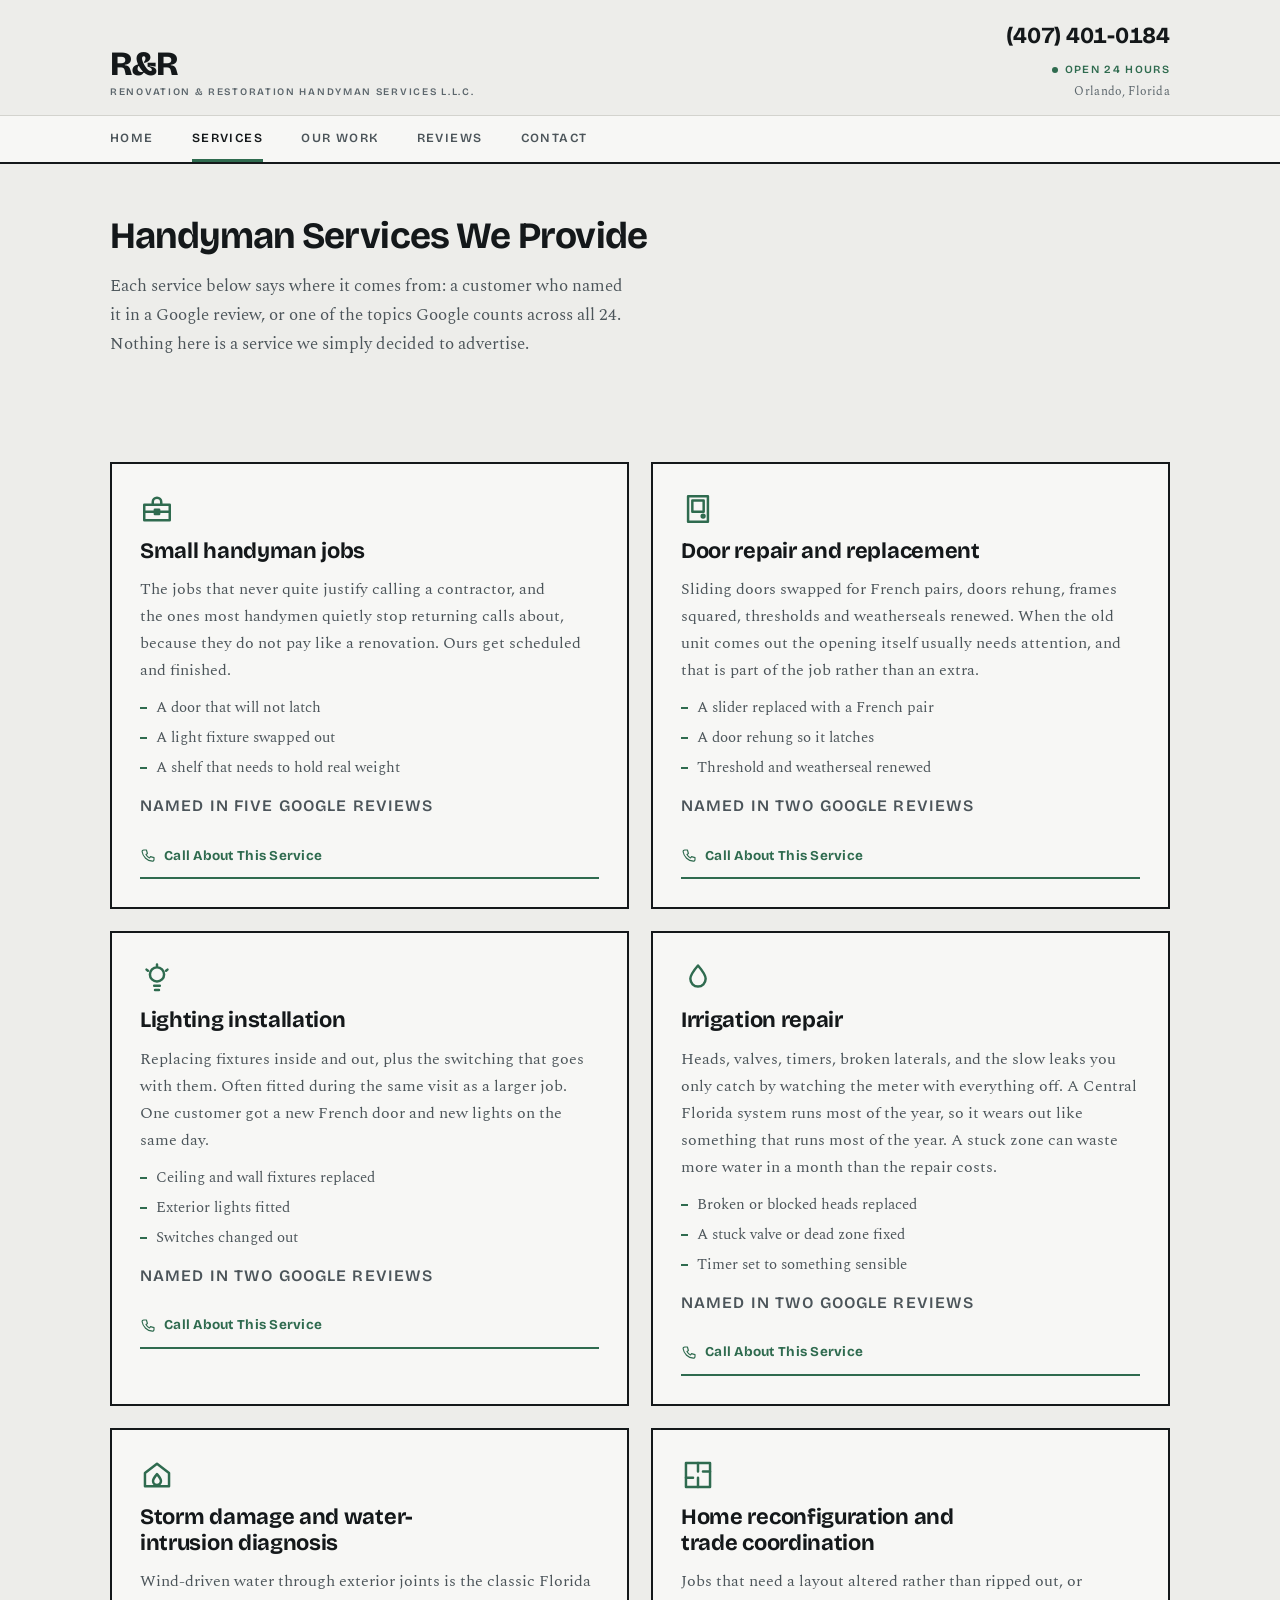
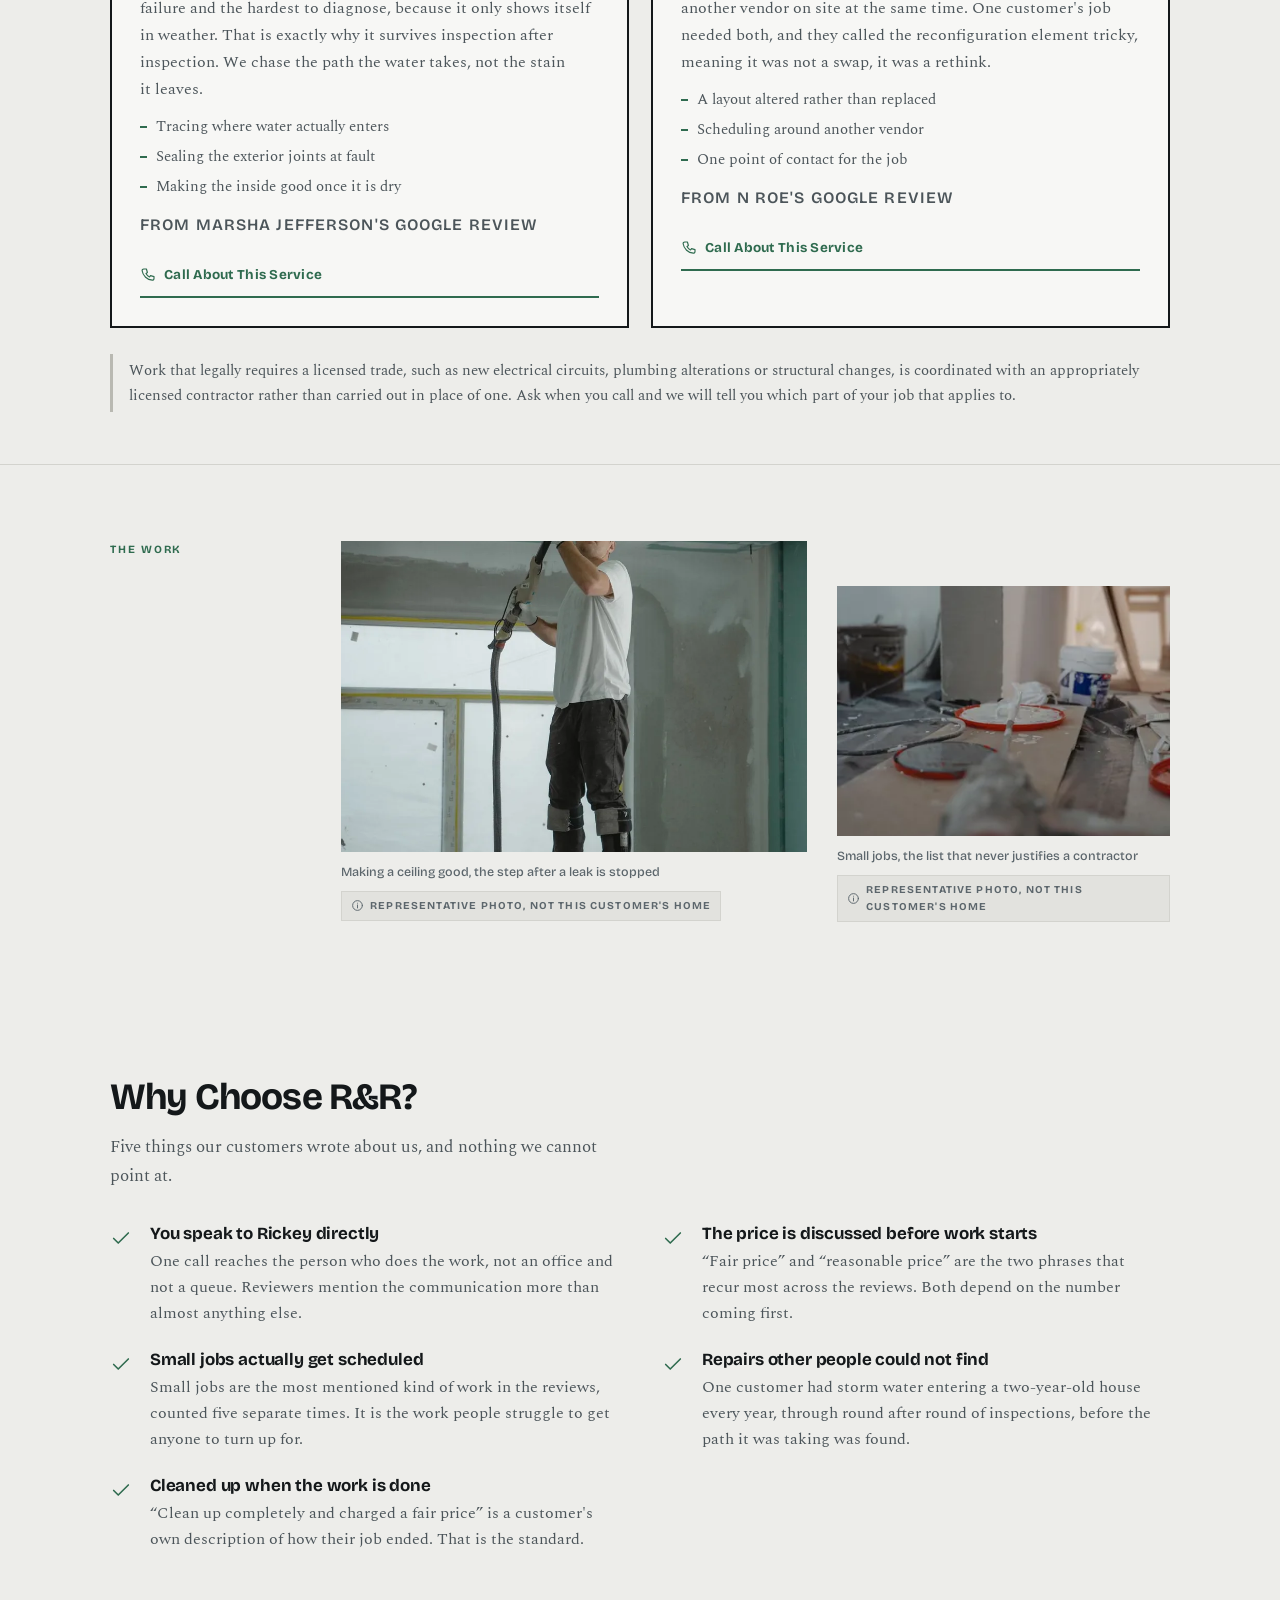
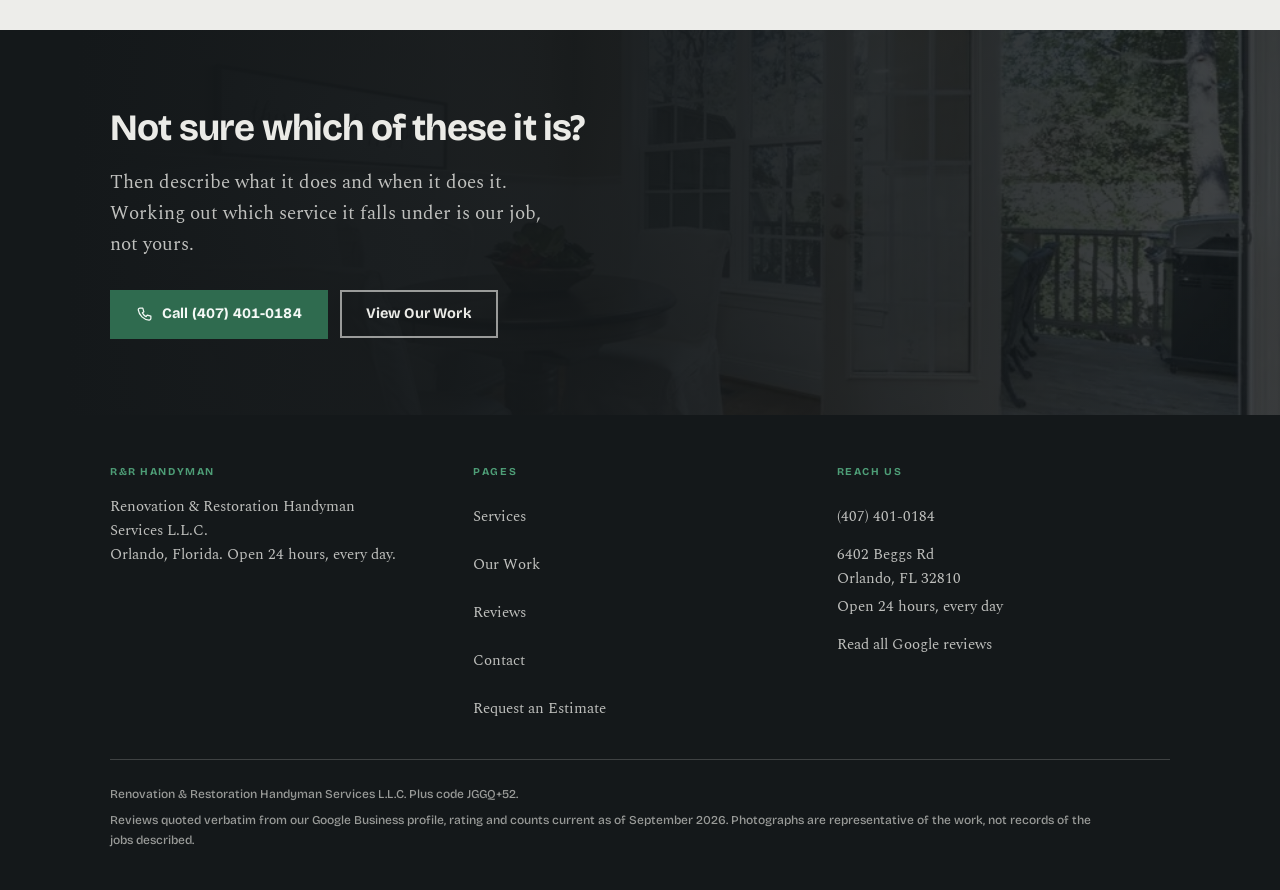
<file: services.html>
<!DOCTYPE html>
<html lang="en">
<head>
<meta charset="utf-8">
<meta name="viewport" content="width=device-width, initial-scale=1">
<title>Handyman Services in Orlando | R&amp;R Handyman</title>
<meta name="description" content="Small jobs, door repair and replacement, lighting installation, irrigation repair, storm damage and water-intrusion diagnosis, and home reconfiguration in Orlando, FL. Call (407) 401-0184.">
<link rel="canonical" href="https://stevelouisjean0-byte.github.io/rr-handyman-orlando/services.html">
<meta name="theme-color" content="#EDEDEA" media="(prefers-color-scheme: light)">
<meta name="theme-color" content="#101416" media="(prefers-color-scheme: dark)">
<link rel="icon" href="assets/favicon.svg" type="image/svg+xml">
<link rel="icon" href="assets/favicon-32.png" sizes="32x32" type="image/png">
<link rel="apple-touch-icon" href="assets/apple-touch-icon.png">

<meta property="og:type" content="website">
<meta property="og:site_name" content="R&amp;R Handyman">
<meta property="og:title" content="Handyman Services in Orlando | R&amp;R Handyman">
<meta property="og:description" content="Small jobs, door repair and replacement, lighting installation, irrigation repair, storm damage and water-intrusion diagnosis, and home reconfiguration in Orlando, FL. Call (407) 401-0184.">
<meta property="og:url" content="https://stevelouisjean0-byte.github.io/rr-handyman-orlando/services.html">
<meta property="og:image" content="https://stevelouisjean0-byte.github.io/rr-handyman-orlando/assets/og-card.jpg">
<meta property="og:image:width" content="1200">
<meta property="og:image:height" content="630">
<meta property="og:image:alt" content="R&amp;R Handyman, renovation and restoration handyman services in Orlando, Florida">
<meta name="twitter:card" content="summary_large_image">

<!-- Only the body serif is preloaded. It renders the hero paragraph, which is
     the largest-contentful-paint element on most pages. Preloading the 77KB
     Bricolage variable file alongside it made the two compete and pushed LCP
     out, so the display face loads at its normal priority. -->
<link rel="preload" href="assets/fonts/spectral-400-latin.woff2" as="font" type="font/woff2" crossorigin>
<link rel="stylesheet" href="assets/site.css?v=7">
</head>
<body>

<a class="skip" href="#main">Skip to content</a>

<header class="masthead">
  <div class="mast-top">
    <a class="mast-brand" href="index.html">
      <span class="mast-rr">R&amp;R</span>
      <span class="mast-full">Renovation &amp; Restoration Handyman Services L.L.C.</span>
    </a>
    <div class="mast-meta">
      <a class="ph" href="tel:+14074010184">(407) 401-0184</a>
      <span class="mast-open">Open 24 hours</span>
      <span class="mast-where">Orlando, Florida</span>
    </div>
  </div>
  <nav class="mast-nav" aria-label="Main">
    <ul>
      <li><a href="index.html">Home</a></li>
      <li><a href="services.html" aria-current="page">Services</a></li>
      <li><a href="cases.html">Our Work</a></li>
      <li><a href="reviews.html">Reviews</a></li>
      <li><a href="contact.html">Contact</a></li>
    </ul>
  </nav>
</header>

<main id="main">

  <section class="wrap section-sm">
    <h1 class="h-section measure-tight">Handyman Services We Provide</h1>
    <p class="prose measure" style="margin-top: 16px">Each service below says where it comes from: a customer who named it in a Google review, or one of the topics Google counts across all 24. Nothing here is a service we simply decided to advertise.</p>
  </section>

  <section class="wrap section-sm">
    <div class="cards">
      <article class="card" id="small-jobs">
        <svg class="card-ico" width="34" height="34" viewBox="0 0 24 24" fill="none" stroke="currentColor" stroke-width="1.75" stroke-linecap="round" stroke-linejoin="round" aria-hidden="true"><rect x="3" y="9" width="18" height="11"/><path d="M9 9V7a3 3 0 0 1 6 0v2"/><path d="M3 14h18"/><path d="M10.5 12.5h3v3h-3z"/></svg>
        <h2>Small handyman jobs</h2>
        <p>The jobs that never quite justify calling a contractor, and the ones most handymen quietly stop returning calls about, because they do not pay like a renovation. Ours get scheduled and finished.</p>
        <ul class="card-eg">
          <li>A door that will not latch</li>
          <li>A light fixture swapped out</li>
          <li>A shelf that needs to hold real weight</li>
        </ul>
        <p class="card-src">Named in five Google reviews</p>
        <a class="card-call" href="tel:+14074010184"><svg width="16" height="16" viewBox="0 0 24 24" fill="none" stroke="currentColor" stroke-width="1.75" stroke-linecap="round" stroke-linejoin="round" aria-hidden="true"><path d="M6.6 3h3l1.5 5.2-2.1 1.5a12.5 12.5 0 0 0 5.3 5.3l1.5-2.1L21 14.4v3a2.4 2.4 0 0 1-2.6 2.4A16.8 16.8 0 0 1 3.2 5.6A2.4 2.4 0 0 1 5.6 3z"/></svg>Call About This Service</a>
      </article>
      <article class="card" id="doors">
        <svg class="card-ico" width="34" height="34" viewBox="0 0 24 24" fill="none" stroke="currentColor" stroke-width="1.75" stroke-linecap="round" stroke-linejoin="round" aria-hidden="true"><rect x="5" y="3" width="14" height="18"/><rect x="8" y="6" width="8" height="8"/><circle cx="15.6" cy="17" r="1"/></svg>
        <h2>Door repair and replacement</h2>
        <p>Sliding doors swapped for French pairs, doors rehung, frames squared, thresholds and weatherseals renewed. When the old unit comes out the opening itself usually needs attention, and that is part of the job rather than an extra.</p>
        <ul class="card-eg">
          <li>A slider replaced with a French pair</li>
          <li>A door rehung so it latches</li>
          <li>Threshold and weatherseal renewed</li>
        </ul>
        <p class="card-src">Named in two Google reviews</p>
        <a class="card-call" href="tel:+14074010184"><svg width="16" height="16" viewBox="0 0 24 24" fill="none" stroke="currentColor" stroke-width="1.75" stroke-linecap="round" stroke-linejoin="round" aria-hidden="true"><path d="M6.6 3h3l1.5 5.2-2.1 1.5a12.5 12.5 0 0 0 5.3 5.3l1.5-2.1L21 14.4v3a2.4 2.4 0 0 1-2.6 2.4A16.8 16.8 0 0 1 3.2 5.6A2.4 2.4 0 0 1 5.6 3z"/></svg>Call About This Service</a>
      </article>
      <article class="card" id="lighting">
        <svg class="card-ico" width="34" height="34" viewBox="0 0 24 24" fill="none" stroke="currentColor" stroke-width="1.75" stroke-linecap="round" stroke-linejoin="round" aria-hidden="true"><circle cx="12" cy="9.5" r="5"/><path d="M10 17.5h4M10.6 20.5h2.8"/><path d="M12 2.5v1.4M4.6 6.1l1 .8M19.4 6.1l-1 .8"/></svg>
        <h2>Lighting installation</h2>
        <p>Replacing fixtures inside and out, plus the switching that goes with them. Often fitted during the same visit as a larger job. One customer got a new French door and new lights on the same day.</p>
        <ul class="card-eg">
          <li>Ceiling and wall fixtures replaced</li>
          <li>Exterior lights fitted</li>
          <li>Switches changed out</li>
        </ul>
        <p class="card-src">Named in two Google reviews</p>
        <a class="card-call" href="tel:+14074010184"><svg width="16" height="16" viewBox="0 0 24 24" fill="none" stroke="currentColor" stroke-width="1.75" stroke-linecap="round" stroke-linejoin="round" aria-hidden="true"><path d="M6.6 3h3l1.5 5.2-2.1 1.5a12.5 12.5 0 0 0 5.3 5.3l1.5-2.1L21 14.4v3a2.4 2.4 0 0 1-2.6 2.4A16.8 16.8 0 0 1 3.2 5.6A2.4 2.4 0 0 1 5.6 3z"/></svg>Call About This Service</a>
      </article>
      <article class="card" id="irrigation">
        <svg class="card-ico" width="34" height="34" viewBox="0 0 24 24" fill="none" stroke="currentColor" stroke-width="1.75" stroke-linecap="round" stroke-linejoin="round" aria-hidden="true"><path d="M12 3.2c3.6 4.2 5.4 7 5.4 9.4a5.4 5.4 0 0 1-10.8 0c0-2.4 1.8-5.2 5.4-9.4z"/></svg>
        <h2>Irrigation repair</h2>
        <p>Heads, valves, timers, broken laterals, and the slow leaks you only catch by watching the meter with everything off. A Central Florida system runs most of the year, so it wears out like something that runs most of the year. A stuck zone can waste more water in a month than the repair costs.</p>
        <ul class="card-eg">
          <li>Broken or blocked heads replaced</li>
          <li>A stuck valve or dead zone fixed</li>
          <li>Timer set to something sensible</li>
        </ul>
        <p class="card-src">Named in two Google reviews</p>
        <a class="card-call" href="tel:+14074010184"><svg width="16" height="16" viewBox="0 0 24 24" fill="none" stroke="currentColor" stroke-width="1.75" stroke-linecap="round" stroke-linejoin="round" aria-hidden="true"><path d="M6.6 3h3l1.5 5.2-2.1 1.5a12.5 12.5 0 0 0 5.3 5.3l1.5-2.1L21 14.4v3a2.4 2.4 0 0 1-2.6 2.4A16.8 16.8 0 0 1 3.2 5.6A2.4 2.4 0 0 1 5.6 3z"/></svg>Call About This Service</a>
      </article>
      <article class="card" id="storm">
        <svg class="card-ico" width="34" height="34" viewBox="0 0 24 24" fill="none" stroke="currentColor" stroke-width="1.75" stroke-linecap="round" stroke-linejoin="round" aria-hidden="true"><path d="M3.5 10.6 12 4l8.5 6.6V20H3.5z"/><path d="M12 11.4c1.9 2.2 2.8 3.7 2.8 4.9a2.8 2.8 0 0 1-5.6 0c0-1.2.9-2.7 2.8-4.9z"/></svg>
        <h2>Storm damage and water-intrusion diagnosis</h2>
        <p>Wind-driven water through exterior joints is the classic Florida failure and the hardest to diagnose, because it only shows itself in weather. That is exactly why it survives inspection after inspection. We chase the path the water takes, not the stain it leaves.</p>
        <ul class="card-eg">
          <li>Tracing where water actually enters</li>
          <li>Sealing the exterior joints at fault</li>
          <li>Making the inside good once it is dry</li>
        </ul>
        <p class="card-src">From Marsha Jefferson's Google review</p>
        <a class="card-call" href="tel:+14074010184"><svg width="16" height="16" viewBox="0 0 24 24" fill="none" stroke="currentColor" stroke-width="1.75" stroke-linecap="round" stroke-linejoin="round" aria-hidden="true"><path d="M6.6 3h3l1.5 5.2-2.1 1.5a12.5 12.5 0 0 0 5.3 5.3l1.5-2.1L21 14.4v3a2.4 2.4 0 0 1-2.6 2.4A16.8 16.8 0 0 1 3.2 5.6A2.4 2.4 0 0 1 5.6 3z"/></svg>Call About This Service</a>
      </article>
      <article class="card" id="reconfiguration">
        <svg class="card-ico" width="34" height="34" viewBox="0 0 24 24" fill="none" stroke="currentColor" stroke-width="1.75" stroke-linecap="round" stroke-linejoin="round" aria-hidden="true"><rect x="3.5" y="3.5" width="17" height="17"/><path d="M12 3.5v6M12 14v6.5"/><path d="M3.5 14h5M15.5 9.5h5"/></svg>
        <h2>Home reconfiguration and trade coordination</h2>
        <p>Jobs that need a layout altered rather than ripped out, or another vendor on site at the same time. One customer's job needed both, and they called the reconfiguration element tricky, meaning it was not a swap, it was a rethink.</p>
        <ul class="card-eg">
          <li>A layout altered rather than replaced</li>
          <li>Scheduling around another vendor</li>
          <li>One point of contact for the job</li>
        </ul>
        <p class="card-src">From N Roe's Google review</p>
        <a class="card-call" href="tel:+14074010184"><svg width="16" height="16" viewBox="0 0 24 24" fill="none" stroke="currentColor" stroke-width="1.75" stroke-linecap="round" stroke-linejoin="round" aria-hidden="true"><path d="M6.6 3h3l1.5 5.2-2.1 1.5a12.5 12.5 0 0 0 5.3 5.3l1.5-2.1L21 14.4v3a2.4 2.4 0 0 1-2.6 2.4A16.8 16.8 0 0 1 3.2 5.6A2.4 2.4 0 0 1 5.6 3z"/></svg>Call About This Service</a>
      </article>
      <p class="card-note">Work that legally requires a licensed trade, such as new electrical circuits, plumbing alterations or structural changes, is coordinated with an appropriately licensed contractor rather than carried out in place of one. Ask when you call and we will tell you which part of your job that applies to.</p>
    </div>
  </section>

  <div class="rule"></div>

  <section class="wrap section">
    <div class="hang">
      <div class="hang-label"><span class="kicker">The work</span></div>
      <div>
        <div class="figs-asym">
          <figure class="fig fig-3x2">
  <picture>
    <source type="image/webp" srcset="assets/img/ceiling-work-480.webp 480w, assets/img/ceiling-work-900.webp 900w" sizes="(min-width: 820px) 44vw, 100vw">
    <img src="assets/img/ceiling-work.jpg" width="900" height="1350" alt="A ceiling being sanded smooth before finishing" loading="lazy" decoding="async">
  </picture>
  <figcaption>Making a ceiling good, the step after a leak is stopped</figcaption>
  <p class="repflag"><svg width="13" height="13" viewBox="0 0 24 24" fill="none" stroke="currentColor" stroke-width="1.75" stroke-linecap="round" stroke-linejoin="round" aria-hidden="true"><circle cx="12" cy="12" r="9"/><path d="M12 11v5.5"/><path d="M12 7.8h.01"/></svg>Representative photo, not this customer's home</p>
</figure>
          <figure class="fig fig-4x3">
  <picture>
    <source type="image/webp" srcset="assets/img/tools-400.webp 400w, assets/img/tools-700.webp 700w" sizes="(min-width: 820px) 30vw, 100vw">
    <img src="assets/img/tools.jpg" width="700" height="1050" alt="Hand tools and materials laid out on a floor" loading="lazy" decoding="async">
  </picture>
  <figcaption>Small jobs, the list that never justifies a contractor</figcaption>
  <p class="repflag"><svg width="13" height="13" viewBox="0 0 24 24" fill="none" stroke="currentColor" stroke-width="1.75" stroke-linecap="round" stroke-linejoin="round" aria-hidden="true"><circle cx="12" cy="12" r="9"/><path d="M12 11v5.5"/><path d="M12 7.8h.01"/></svg>Representative photo, not this customer's home</p>
</figure>
        </div>
      </div>
    </div>
  </section>

  <section class="wrap section">
    <h2 class="h-section measure-tight">Why Choose R&amp;R?</h2>
    <p class="prose measure" style="margin-top: 16px; margin-bottom: 32px">Five things our customers wrote about us, and nothing we cannot point at.</p>
    <ul class="why">
      <li><svg width="22" height="22" viewBox="0 0 24 24" fill="none" stroke="currentColor" stroke-width="1.75" stroke-linecap="round" stroke-linejoin="round" aria-hidden="true"><path d="M4 12.5l5 5 11-11"/></svg><div>
        <h3>You speak to Rickey directly</h3>
        <p>One call reaches the person who does the work, not an office and not a queue. Reviewers mention the communication more than almost anything else.</p>
      </div></li>
      <li><svg width="22" height="22" viewBox="0 0 24 24" fill="none" stroke="currentColor" stroke-width="1.75" stroke-linecap="round" stroke-linejoin="round" aria-hidden="true"><path d="M4 12.5l5 5 11-11"/></svg><div>
        <h3>The price is discussed before work starts</h3>
        <p>“Fair price” and “reasonable price” are the two phrases that recur most across the reviews. Both depend on the number coming first.</p>
      </div></li>
      <li><svg width="22" height="22" viewBox="0 0 24 24" fill="none" stroke="currentColor" stroke-width="1.75" stroke-linecap="round" stroke-linejoin="round" aria-hidden="true"><path d="M4 12.5l5 5 11-11"/></svg><div>
        <h3>Small jobs actually get scheduled</h3>
        <p>Small jobs are the most mentioned kind of work in the reviews, counted five separate times. It is the work people struggle to get anyone to turn up for.</p>
      </div></li>
      <li><svg width="22" height="22" viewBox="0 0 24 24" fill="none" stroke="currentColor" stroke-width="1.75" stroke-linecap="round" stroke-linejoin="round" aria-hidden="true"><path d="M4 12.5l5 5 11-11"/></svg><div>
        <h3>Repairs other people could not find</h3>
        <p>One customer had storm water entering a two-year-old house every year, through round after round of inspections, before the path it was taking was found.</p>
      </div></li>
      <li><svg width="22" height="22" viewBox="0 0 24 24" fill="none" stroke="currentColor" stroke-width="1.75" stroke-linecap="round" stroke-linejoin="round" aria-hidden="true"><path d="M4 12.5l5 5 11-11"/></svg><div>
        <h3>Cleaned up when the work is done</h3>
        <p>“Clean up completely and charged a fair price” is a customer's own description of how their job ended. That is the standard.</p>
      </div></li>
    </ul>
  </section>

  <section class="band-photo">
    <picture>
      <source type="image/webp" srcset="assets/img/interior-left-1000.webp">
      <img src="assets/img/interior-left.jpg" width="1000" height="667" alt="" aria-hidden="true" loading="lazy" decoding="async">
    </picture>
    <span class="veil"></span>
    <div class="wrap section">
      <h2 class="h-section measure-tight">Not sure which of these it is?</h2>
      <p class="lede measure-tight" style="margin-top: 18px">Then describe what it does and when it does it. Working out which service it falls under is our job, not yours.</p>
      <div class="btn-row" style="margin-top: 30px">
        <a class="btn btn-green" href="tel:+14074010184"><svg width="17" height="17" viewBox="0 0 24 24" fill="none" stroke="currentColor" stroke-width="1.75" stroke-linecap="round" stroke-linejoin="round" aria-hidden="true"><path d="M6.6 3h3l1.5 5.2-2.1 1.5a12.5 12.5 0 0 0 5.3 5.3l1.5-2.1L21 14.4v3a2.4 2.4 0 0 1-2.6 2.4A16.8 16.8 0 0 1 3.2 5.6A2.4 2.4 0 0 1 5.6 3z"/></svg>Call (407) 401-0184</a>
        <a class="btn btn-line-light" href="cases.html">View Our Work</a>
      </div>
    </div>
  </section>
</main>

<footer class="foot">
  <div class="wrap">
    <div class="foot-grid">
      <div>
        <h2>R&amp;R Handyman</h2>
        <p>Renovation &amp; Restoration Handyman Services L.L.C.</p>
        <p>Orlando, Florida. Open 24 hours, every day.</p>
      </div>
      <div>
        <h2>Pages</h2>
        <ul>
          <li><a href="services.html">Services</a></li>
          <li><a href="cases.html">Our Work</a></li>
          <li><a href="reviews.html">Reviews</a></li>
          <li><a href="contact.html">Contact</a></li>
          <li><a href="contact.html#estimate">Request an Estimate</a></li>
        </ul>
      </div>
      <div>
        <h2>Reach us</h2>
        <ul>
          <li><a href="tel:+14074010184">(407) 401-0184</a></li>
          <li><a href="https://www.google.com/maps/search/?api=1&amp;query=Renovation%20%26%20Restoration%20Handyman%20Services%206402%20Beggs%20Rd%20Orlando%20FL%2032810" target="_blank" rel="noopener">6402 Beggs Rd<br>Orlando, FL 32810</a></li>
          <li>Open 24 hours, every day</li>
          <li><a href="https://www.google.com/search?q=Renovation+%26+Restoration+Handyman+Services+Orlando+reviews" target="_blank" rel="noopener">Read all Google reviews</a></li>
        </ul>
      </div>
    </div>
    <div class="foot-legal">
      <p>Renovation &amp; Restoration Handyman Services L.L.C. Plus code JGGQ+52.</p>
      <p>Reviews quoted verbatim from our Google Business profile, rating and counts current as of September 2026. Photographs are representative of the work, not records of the jobs described.</p>
    </div>
  </div>
</footer>


<nav class="mobile-bar" aria-label="Quick actions">
  <a class="mb-call" href="tel:+14074010184"><svg width="18" height="18" viewBox="0 0 24 24" fill="none" stroke="currentColor" stroke-width="1.75" stroke-linecap="round" stroke-linejoin="round" aria-hidden="true"><path d="M6.6 3h3l1.5 5.2-2.1 1.5a12.5 12.5 0 0 0 5.3 5.3l1.5-2.1L21 14.4v3a2.4 2.4 0 0 1-2.6 2.4A16.8 16.8 0 0 1 3.2 5.6A2.4 2.4 0 0 1 5.6 3z"/></svg>Call Now</a>
  <a class="mb-est" href="contact.html#estimate"><svg width="18" height="18" viewBox="0 0 24 24" fill="none" stroke="currentColor" stroke-width="1.75" stroke-linecap="round" stroke-linejoin="round" aria-hidden="true"><path d="M5 3h9l5 5v13H5z"/><path d="M14 3v5h5"/><path d="M8.5 13h7M8.5 16.5h4.5"/></svg>Request Estimate</a>
</nav>

</body>
</html>
</file>
<file: assets/site.css>
/* ═══════════════════════════════════════════════════════════════════
   Renovation & Restoration Handyman Services L.L.C.

   Identity: before and after. The business restores things, so the
   site is built around paired before/after panels.

   TWO ACCENTS, ONE RULE.
   green  = the condition after. The only interactive colour on the
            site: every link, button, focus ring, active state.
   oxide  = a condition that is not right yet. The "before" side, and
            the not-yet-configured notice. Never interactive.

   Radius is 0 everywhere. The availability dot is the one exception.
   Type inverts the usual pairing: a grotesque display over a serif
   body.

   Contrast: --ink-3 is 4.9:1 on plaster and --oxide-ink is 5.5:1 on
   --oxide-soft. Both were lifted to clear WCAG AA for normal text.
   ═══════════════════════════════════════════════════════════════════ */

/* ══ self-hosted webfonts ══════════════════════════════════════════
   Previously two render-blocking requests to fonts.googleapis.com plus
   font files from fonts.gstatic.com. That blocking stylesheet was
   costing about 930ms of render delay and was the largest single part
   of LCP. Served from this origin instead.

   Bricolage Grotesque is one variable file carrying weights 200-800 and
   an optical-size axis, which the display styles drive through
   font-variation-settings. Spectral has no variable cut, so the three
   weights actually used are three files. Latin subsets only; glyphs
   outside them (the star, emoji in a quoted review) fall back per
   character to a system font.

   Both families are SIL Open Font License 1.1. The full licences sit
   beside the files in assets/fonts/.
   ══════════════════════════════════════════════════════════════════ */
@font-face {
  font-family: "Bricolage Grotesque";
  src: url("fonts/bricolage-grotesque-var-latin.woff2") format("woff2");
  font-weight: 200 800;
  font-stretch: 100%;
  font-style: normal;
  font-display: swap;
}
@font-face {
  font-family: "Spectral";
  src: url("fonts/spectral-400-latin.woff2") format("woff2");
  font-weight: 400; font-style: normal; font-display: swap;
}
@font-face {
  font-family: "Spectral";
  src: url("fonts/spectral-400italic-latin.woff2") format("woff2");
  font-weight: 400; font-style: italic; font-display: swap;
}
@font-face {
  font-family: "Spectral";
  src: url("fonts/spectral-600-latin.woff2") format("woff2");
  font-weight: 600; font-style: normal; font-display: swap;
}

:root {
  --plaster:   #EDEDEA;
  --plaster-2: #E2E2DE;
  --paper:     #F7F7F5;
  --slate:     #14181A;
  --slate-2:   #2A3033;

  --ink:    #14181A;
  --ink-2:  #4C555A;   /* 6.3:1 on plaster */
  --ink-3:  #5C666C;   /* 4.9:1 on plaster */
  --rule:   #D3D3CE;
  --rule-2: #B9B9B2;

  --oxide:      #A65A32;   /* before. never interactive */
  --oxide-ink:  #8A4526;   /* 5.5:1 on --oxide-soft */
  --oxide-soft: #F0DFD4;
  --green:      #2F6B4F;   /* after. the interactive accent, 5.4:1 on plaster */
  --green-hover:#245A40;   /* hover goes darker on a light ground, 6.7:1 */
  --green-slate:#4E9E77;   /* green text on a slate ground, 5.6:1 */
  --green-soft: #DCE9E2;
  --on-green:   #F4F9F6;   /* 5.9:1 on --green, 7.5:1 on --green-hover */
  --field-border: #7A8388; /* 3.6:1 on --paper, clears 1.4.11 non-text */

  --on-slate:   #EBEBE7;
  --on-slate-2: rgba(235, 235, 231, 0.80);
  --on-slate-3: rgba(235, 235, 231, 0.62);
  --rule-slate: rgba(235, 235, 231, 0.20);

  --font-display: "Bricolage Grotesque", "Helvetica Neue", Arial, sans-serif;
  --font-body:    "Spectral", Georgia, "Times New Roman", serif;

  --wrap: 1180px;
  --gutter: clamp(18px, 5vw, 60px);
  --bar-h: 62px;   /* height of the mobile action bar */
}

/* Dark mode lightens both accents, so text sitting on them darkens to
   keep the primary call to action at AA contrast. */
@media (prefers-color-scheme: dark) {
  :root:not([data-theme="light"]) {
    --plaster: #101416; --plaster-2: #171D20; --paper: #1A2124;
    --slate: #05090A; --slate-2: #0E1416;
    --ink: #E9EAE7; --ink-2: #B6C0C4; --ink-3: #9BA6AC;
    --rule: #242D31; --rule-2: #3A464B;
    --oxide: #D08355; --oxide-ink: #E9A77F; --oxide-soft: #33200F;
    --green: #6FBB92; --green-hover: #8CD0AC; --green-slate: #6FBB92;
    --green-soft: #12281E; --on-green: #071310; --field-border: #6E7C82;
    --on-slate: #E9EAE7; --on-slate-2: rgba(233,234,231,.80);
    --on-slate-3: rgba(233,234,231,.62); --rule-slate: rgba(233,234,231,.18);
  }
}
:root[data-theme="dark"] {
  --plaster: #101416; --plaster-2: #171D20; --paper: #1A2124;
  --slate: #05090A; --slate-2: #0E1416;
  --ink: #E9EAE7; --ink-2: #B6C0C4; --ink-3: #9BA6AC;
  --rule: #242D31; --rule-2: #3A464B;
  --oxide: #D08355; --oxide-ink: #E9A77F; --oxide-soft: #33200F;
  --green: #6FBB92; --green-hover: #8CD0AC; --green-slate: #6FBB92;
  --green-soft: #12281E; --on-green: #071310; --field-border: #6E7C82;
  --on-slate: #E9EAE7; --on-slate-2: rgba(233,234,231,.80);
  --on-slate-3: rgba(233,234,231,.62); --rule-slate: rgba(233,234,231,.18);
}

*, *::before, *::after { box-sizing: border-box; }

body {
  margin: 0;
  background: var(--plaster);
  color: var(--ink);
  font-family: var(--font-body);
  font-size: 16.5px;
  line-height: 1.68;
  text-wrap: pretty;
  -webkit-font-smoothing: antialiased;
  -moz-osx-font-smoothing: grayscale;
}
/* Room for the fixed mobile action bar so it never covers content. */
@media (max-width: 767px) { body { padding-bottom: calc(var(--bar-h) + env(safe-area-inset-bottom, 0px)); } }

h1, h2, h3, h4 { margin: 0; font-weight: 700; }
p { margin: 0; }
img, svg { display: block; max-width: 100%; height: auto; }
a { color: var(--green); text-underline-offset: 3px; }
a:hover { color: var(--green-hover); }
::selection { background: color-mix(in srgb, var(--green) 26%, transparent); }

/* Focus is always visible. Green-on-green would vanish, so the primary
   button takes an ink ring instead of the default green one. */
:focus-visible { outline: 2px solid var(--green); outline-offset: 3px; }
.btn-green:focus-visible { outline: 3px solid var(--ink); outline-offset: 2px; }
.band :focus-visible, .band-photo :focus-visible, .foot :focus-visible,
.mast-open:focus-visible { outline-color: var(--on-slate); }
.band .btn-green:focus-visible, .band-photo .btn-green:focus-visible { outline-color: var(--on-slate); }

.skip {
  position: absolute; left: -9999px; top: 0; z-index: 100;
  background: var(--green); color: var(--on-green); padding: 14px 20px;
  font-family: var(--font-display); font-weight: 700; font-size: 14px;
  text-decoration: none;
}
.skip:focus { left: var(--gutter); color: var(--on-green); }

.wrap { max-width: var(--wrap); margin: 0 auto; padding: 0 var(--gutter); }
.vh { position: absolute; width: 1px; height: 1px; overflow: hidden; clip-path: inset(50%); white-space: nowrap; }

/* Tap targets: every standalone link, button and control is at least
   44px tall. Inline links inside a sentence keep their text size, which
   WCAG 2.5.8 explicitly allows. */

/* ══ masthead ══════════════════════════════════════════════════════
   Brand row over a nav row. Nav links are 46px tall so every tap
   target clears the 44px minimum, and the row holds one line at every
   width, scrolling sideways on a narrow phone rather than wrapping.
   ══════════════════════════════════════════════════════════════════ */
.masthead { background: var(--plaster); border-bottom: 2px solid var(--slate); }
.mast-top {
  max-width: var(--wrap); margin: 0 auto; padding: 14px var(--gutter) 12px;
  display: flex; align-items: flex-end; flex-wrap: wrap; gap: 8px 24px;
}
.mast-brand { text-decoration: none; color: var(--ink); margin-right: auto; display: block; padding: 2px 0; }
.mast-rr {
  font-family: var(--font-display); font-variation-settings: "opsz" 40;
  font-weight: 800; font-size: clamp(25px, 3vw, 34px);
  line-height: .92; letter-spacing: -0.03em; display: block;
}
.mast-full {
  display: block; margin-top: 5px;
  font-family: var(--font-display); font-weight: 600;
  font-size: 10px; letter-spacing: 0.17em; text-transform: uppercase;
  color: var(--ink-3);
}
.mast-meta { display: grid; gap: 3px; justify-items: end; text-align: right; }
.mast-meta .ph {
  font-family: var(--font-display); font-weight: 700;
  font-size: clamp(18px, 1.9vw, 23px); letter-spacing: -0.01em;
  color: var(--ink); text-decoration: none; font-variant-numeric: tabular-nums;
  min-height: 44px; display: inline-flex; align-items: center;
}
.mast-meta .ph:hover { color: var(--green); }
/* The only dot on the site, carrying real state: the Google listing is
   open every hour. It does not animate. */
.mast-open {
  display: inline-flex; align-items: center; gap: 7px;
  font-family: var(--font-display); font-weight: 600;
  font-size: 11px; letter-spacing: 0.12em; text-transform: uppercase;
  color: var(--green); text-decoration: none;
}
.mast-open::before {
  content: ""; width: 6px; height: 6px; border-radius: 50%;
  background: var(--green); flex: none;
}
.mast-where { font-size: 12px; color: var(--ink-3); letter-spacing: .03em; }

.mast-nav { border-top: 1px solid var(--rule); background: var(--paper); }
.mast-nav ul {
  max-width: var(--wrap); margin: 0 auto; padding: 0 var(--gutter);
  list-style: none; display: flex; flex-wrap: nowrap; gap: 0;
  overflow-x: auto; scrollbar-width: none; -webkit-overflow-scrolling: touch;
}
.mast-nav ul::-webkit-scrollbar { display: none; }
.mast-nav a {
  display: flex; align-items: center; min-height: 46px;
  padding: 0; margin-right: clamp(18px, 3vw, 40px);
  font-family: var(--font-display); font-weight: 600;
  font-size: 12.5px; letter-spacing: 0.11em; text-transform: uppercase;
  color: var(--ink-2); text-decoration: none; white-space: nowrap;
  border-bottom: 3px solid transparent;
  transition: color .16s ease, border-color .16s ease;
}
.mast-nav li:last-child a { margin-right: 0; }
.mast-nav a:hover { color: var(--ink); border-bottom-color: var(--rule-2); }
.mast-nav a[aria-current="page"] { color: var(--ink); border-bottom-color: var(--green); }

/* ══ mobile action bar ═════════════════════════════════════════════
   Calling is the primary action, so it takes the filled half.
   Both halves are 62px tall, well over the 44px tap minimum.
   ══════════════════════════════════════════════════════════════════ */
.mobile-bar {
  position: fixed; left: 0; right: 0; bottom: 0; z-index: 60;
  display: grid; grid-template-columns: 1fr 1fr;
  background: var(--paper); border-top: 2px solid var(--slate);
  padding-bottom: env(safe-area-inset-bottom, 0px);
}
@media (min-width: 768px) { .mobile-bar { display: none; } }
.mobile-bar a {
  min-height: var(--bar-h); display: flex; align-items: center;
  justify-content: center; gap: 8px; text-decoration: none;
  font-family: var(--font-display); font-weight: 700; font-size: 14.5px;
  letter-spacing: .01em;
}
.mobile-bar .mb-call { background: var(--green); color: var(--on-green); }
.mobile-bar .mb-est { color: var(--ink); border-left: 2px solid var(--slate); }
.mobile-bar svg { flex: none; }

/* ══ layout families ═══════════════════════════════════════════════
   Arranged so that no two consecutive sections share a shape:
     .hero        asymmetric split, copy beside a photograph
     .trust       inline verified-claim row
     .cards       two-column bordered service cards
     .spine       paired before / after panels
     .why         two-column icon list
     .hang        hanging label left, content right
     .project     four-stage record with a photograph
     .form        stacked labelled fields
   ══════════════════════════════════════════════════════════════════ */

.section { padding-block: clamp(48px, 6vw, 84px); }
.section-sm { padding-block: clamp(32px, 4vw, 52px); }
.rule { height: 1px; border: 0; margin: 0; background: var(--rule); }
.rule-heavy { height: 2px; border: 0; margin: 0; background: var(--slate); }

.hero { padding-block: clamp(28px, 4vw, 64px) clamp(36px, 4.5vw, 64px); }
.hero-grid { display: grid; gap: 26px; grid-template-columns: 1fr; align-items: center; }
@media (min-width: 900px) {
  .hero-grid { grid-template-columns: 1.08fr .92fr; gap: clamp(34px, 4.2vw, 62px); }
}
.hero-fig { margin: 0; }
.hero-fig img {
  width: 100%; aspect-ratio: 3 / 4; object-fit: cover;
  border: 2px solid var(--slate);
}
@media (max-width: 899px) { .hero-fig img { aspect-ratio: 16 / 10; } }

/* Verified claims only. Nothing here is a number the business cannot
   point at on its Google listing. */
.trust {
  list-style: none; margin: 26px 0 0; padding: 20px 0 0;
  border-top: 1px solid var(--rule);
  display: flex; flex-wrap: wrap; gap: 12px 26px;
}
.trust li {
  display: flex; align-items: center; gap: 8px;
  font-family: var(--font-display); font-weight: 600; font-size: 13px;
  letter-spacing: .01em; color: var(--ink-2);
}
.trust svg { color: var(--green); flex: none; }
.trust a {
  color: var(--ink-2); text-decoration: underline;
  text-decoration-color: var(--green); text-decoration-thickness: 2px;
  min-height: 44px; display: inline-flex; align-items: center;
}
.trust a:hover { color: var(--green); }

.hang { display: grid; gap: 16px 40px; grid-template-columns: 1fr; }
@media (min-width: 940px) {
  .hang { grid-template-columns: 180px minmax(0, 1fr); gap: 20px clamp(30px, 4vw, 60px); }
}
.hang-label { align-content: start; display: grid; gap: 8px; }

.kicker {
  font-family: var(--font-display); font-weight: 700;
  font-size: 11px; letter-spacing: 0.16em; text-transform: uppercase;
  color: var(--green);
}

/* Three optical sizes only. Each distinct opsz/weight pair is a separate
   variable-font instance to synthesise, and style recalculation was the
   largest main-thread cost on the page. */
/* ══ typography ══ */
.display {
  font-family: var(--font-display); font-variation-settings: "opsz" 96;
  font-weight: 800; font-size: clamp(30px, 3.4vw, 47px);
  line-height: 1.05; letter-spacing: -0.03em;
}
.h-section {
  font-family: var(--font-display); font-variation-settings: "opsz" 40;
  font-weight: 700; font-size: clamp(25px, 2.9vw, 38px);
  line-height: 1.12; letter-spacing: -0.022em;
}
.h-sub {
  font-family: var(--font-display); font-variation-settings: "opsz" 24;
  font-weight: 700; font-size: clamp(19px, 2vw, 24px);
  line-height: 1.2; letter-spacing: -0.014em;
}
.lede { font-size: 18.5px; line-height: 31px; color: var(--ink-2); }
.prose { font-size: 16.5px; line-height: 29px; color: var(--ink-2); }
.fine { font-size: 13px; line-height: 21px; color: var(--ink-3); font-family: var(--font-display); font-weight: 500; }
.measure { max-width: 58ch; }
.measure-tight { max-width: 44ch; }
.num { font-variant-numeric: tabular-nums; }

/* ══ buttons. One label per intent, site wide. ══ */
.btn {
  display: inline-flex; align-items: center; justify-content: center; gap: 9px;
  min-height: 48px;
  font-family: var(--font-display); font-weight: 700; font-size: 14.5px;
  letter-spacing: 0.01em; line-height: 1.15; text-decoration: none; cursor: pointer;
  padding: 14px 24px; border: 2px solid transparent; white-space: nowrap;
  font-variant-numeric: tabular-nums;
  transition: background-color .16s ease, border-color .16s ease, color .16s ease, transform .1s ease;
}
.btn:active { transform: translateY(1px); }
.btn svg { flex: none; }
.btn-green { background: var(--green); border-color: var(--green); color: var(--on-green); }
.btn-green:hover { background: var(--green-hover); border-color: var(--green-hover); color: var(--on-green); }
.btn-line { border-color: var(--slate); color: var(--ink); background: transparent; }
.btn-line:hover { background: var(--slate); color: var(--on-slate); }
.btn-line-light { border-color: var(--on-slate-3); color: var(--on-slate); background: transparent; }
.btn-line-light:hover { border-color: var(--on-slate); background: rgba(235,235,231,.10); }
.btn[aria-disabled="true"], .btn:disabled {
  opacity: .5; cursor: not-allowed; transform: none;
  background: var(--rule-2); border-color: var(--rule-2); color: var(--ink);
}
.btn-row { display: flex; flex-wrap: wrap; gap: 12px; align-items: center; }

/* ══ BEFORE / AFTER panels ═════════════════════════════════════════
   The signature component, and the reason two accents exist.
   ══════════════════════════════════════════════════════════════════ */
.spine {
  display: grid; grid-template-columns: 1fr;
  border: 2px solid var(--slate); background: var(--paper);
}
@media (min-width: 780px) {
  .spine { grid-template-columns: 1fr 1fr; }
  .spine > .side + .side { border-left: 1px solid var(--rule-2); border-top: 0; }
}
.spine > .side + .side { border-top: 1px solid var(--rule-2); }
.side { padding: 0; display: flex; flex-direction: column; }
.side-head {
  padding: 12px 18px; border-bottom: 1px solid var(--rule);
  font-family: var(--font-display); font-weight: 700;
  font-size: 11px; letter-spacing: 0.16em; text-transform: uppercase;
}
.side-found .side-head { color: var(--oxide-ink); background: var(--oxide-soft); }
.side-left  .side-head { color: var(--green);     background: var(--green-soft); }
.side img { width: 100%; aspect-ratio: 3 / 2; object-fit: cover; }
.side-found img { filter: saturate(.6) contrast(1.04) brightness(.95); }
.side-body { padding: 20px 18px 24px; }
.side-body p { font-size: 16px; line-height: 27px; color: var(--ink-2); }
.side-body p + p { margin-top: 12px; }

/* ══ service cards ═════════════════════════════════════════════════
   Two columns rather than three, so each card has room for a plain
   description, real examples and its own call link.
   ══════════════════════════════════════════════════════════════════ */
.cards { display: grid; grid-template-columns: 1fr; gap: clamp(16px, 2vw, 22px); }
@media (min-width: 720px) { .cards { grid-template-columns: 1fr 1fr; } }
.card {
  border: 2px solid var(--slate); background: var(--paper);
  padding: clamp(20px, 2.4vw, 28px);
  display: grid; gap: 12px; align-content: start;
  scroll-margin-top: 130px;
}
.card-ico {
  width: 34px; height: 34px; color: var(--green);
}
.card h2, .card h3 {
  font-family: var(--font-display); font-variation-settings: "opsz" 24;
  font-weight: 700; font-size: clamp(19px, 1.9vw, 22px); line-height: 1.2;
  letter-spacing: -0.014em;
}
.card p { font-size: 16px; line-height: 27px; color: var(--ink-2); }
.card-eg { list-style: none; margin: 0; padding: 0; display: grid; gap: 6px; }
.card-eg li {
  position: relative; padding-left: 16px;
  font-size: 15px; line-height: 24px; color: var(--ink-2);
}
.card-eg li::before {
  content: ""; position: absolute; left: 0; top: 11px;
  width: 7px; height: 2px; background: var(--green);
}
.card-src {
  font-family: var(--font-display); font-weight: 600; font-size: 11px;
  letter-spacing: .07em; text-transform: uppercase; color: var(--ink-3);
}
.card-call {
  margin-top: 4px; align-self: start;
  display: inline-flex; align-items: center; gap: 8px; min-height: 44px;
  font-family: var(--font-display); font-weight: 700; font-size: 13.5px;
  letter-spacing: .02em; color: var(--green); text-decoration: none;
  border-bottom: 2px solid var(--green);
}
.card-call:hover { color: var(--green-hover); border-bottom-color: var(--green-hover); }
.card-note {
  grid-column: 1 / -1; margin: 4px 0 0;
  border-left: 3px solid var(--rule-2); padding: 4px 0 4px 16px;
  font-size: 15px; line-height: 25px; color: var(--ink-2);
}

/* ══ why choose. Two columns, icon list, no cards. ══ */
.why { list-style: none; margin: 0; padding: 0; display: grid; grid-template-columns: 1fr; gap: 22px 44px; }
@media (min-width: 780px) { .why { grid-template-columns: 1fr 1fr; } }
.why li { display: grid; grid-template-columns: 26px minmax(0, 1fr); gap: 14px; align-items: start; }
.why svg { color: var(--green); margin-top: 4px; }
.why h3 {
  font-family: var(--font-display); font-variation-settings: "opsz" 24;
  font-weight: 700; font-size: 17px; line-height: 1.3; letter-spacing: -0.01em;
  margin-bottom: 4px;
}
.why p { font-size: 15.5px; line-height: 26px; color: var(--ink-2); }

/* ══ figures ═══════════════════════════════════════════════════════
   Captions say what a photograph shows. Because the photography is
   still placeholder stock, none of them claim to be a customer's home,
   and each carries a visible representative label placed under the
   image rather than over it.
   ══════════════════════════════════════════════════════════════════ */
.fig { margin: 0; }
.fig img { width: 100%; height: auto; object-fit: cover; }
.fig figcaption {
  margin-top: 10px; font-family: var(--font-display); font-weight: 500;
  font-size: 12.5px; line-height: 19px; color: var(--ink-3);
}
.fig-3x2 img { aspect-ratio: 3 / 2; }
.fig-4x3 img { aspect-ratio: 4 / 3; }

.repflag {
  display: inline-flex; align-items: center; gap: 6px; margin-top: 10px;
  font-family: var(--font-display); font-weight: 700; font-size: 10.5px;
  letter-spacing: .11em; text-transform: uppercase; color: var(--ink-3);
  background: var(--plaster-2); border: 1px solid var(--rule); padding: 5px 9px;
}
.repflag svg { flex: none; }

/* Styled placeholder, used where a real photograph is still needed
   instead of leaving an empty frame. */
.ph-box {
  display: grid; place-content: center; justify-items: center; gap: 10px;
  aspect-ratio: 4 / 3; padding: 24px; text-align: center;
  border: 2px dashed var(--rule-2); background: var(--plaster-2);
}
.ph-box svg { color: var(--ink-3); }
.ph-box p {
  font-family: var(--font-display); font-weight: 700; font-size: 13px;
  letter-spacing: .04em; color: var(--ink-3);
}
.ph-box small { font-family: var(--font-display); font-size: 11.5px; color: var(--ink-3); max-width: 30ch; }

.figs-asym { display: grid; grid-template-columns: 1fr; gap: clamp(18px, 2.6vw, 30px); }
@media (min-width: 820px) { .figs-asym { grid-template-columns: 7fr 5fr; align-items: end; } }

/* ══ slate bands ══ */
.band { background: var(--slate); color: var(--on-slate); }
.band .lede, .band .prose { color: var(--on-slate-2); }
.band .fine { color: var(--on-slate-3); }
.band .kicker { color: var(--green-slate); }
.band .h-section, .band .h-sub, .band h1, .band h2 { color: var(--on-slate); }
.band-photo { position: relative; overflow: hidden; background: var(--slate); color: var(--on-slate); }
/* The background sits in a <picture>, so this matches the img at either
   depth rather than only as a direct child. */
.band-photo > img, .band-photo > picture > img {
  position: absolute; inset: 0; width: 100%; height: 100%;
  object-fit: cover; opacity: .3; filter: saturate(.7) contrast(1.04);
}
.band-photo > picture { position: absolute; inset: 0; }
.band-photo .veil {
  position: absolute; inset: 0; pointer-events: none;
  background: linear-gradient(92deg, var(--slate) 6%, color-mix(in srgb, var(--slate) 82%, transparent) 50%, color-mix(in srgb, var(--slate) 34%, transparent) 100%);
}
.band-photo .wrap { position: relative; }
.band-photo .lede { color: var(--on-slate-2); }
.band-photo .h-section, .band-photo h2 { color: var(--on-slate); }

/* ══ work records ══════════════════════════════════════════════════
   Four stages: the problem, what we found, work completed, result.
   ══════════════════════════════════════════════════════════════════ */
.projects { display: grid; gap: clamp(42px, 5vw, 68px); }
.project { display: grid; gap: 22px; }
.pj-head { display: grid; gap: 10px; }
.pj-meta {
  font-family: var(--font-display); font-weight: 700; font-size: 11px;
  letter-spacing: .13em; text-transform: uppercase; color: var(--ink-3);
}
.pj-body { display: grid; gap: clamp(24px, 3vw, 40px); grid-template-columns: 1fr; align-items: start; }
@media (min-width: 900px) { .pj-body { grid-template-columns: 1.25fr .75fr; } }
.stages { margin: 0; display: grid; grid-template-columns: 1fr; gap: 18px 32px; }
@media (min-width: 620px) { .stages { grid-template-columns: 1fr 1fr; } }
.stage { display: grid; gap: 5px; align-content: start; }
.stage dt {
  font-family: var(--font-display); font-weight: 700; font-size: 10.5px;
  letter-spacing: .15em; text-transform: uppercase; color: var(--green);
}
.stage dd { margin: 0; font-size: 15.5px; line-height: 26px; color: var(--ink-2); }
.stage.is-before dt { color: var(--oxide-ink); }

.quote-card {
  margin: 0; border-left: 3px solid var(--green); padding-left: 20px;
  font-style: italic; font-size: 16.5px; line-height: 28px; color: var(--ink-2);
}
.quote-card cite {
  display: block; font-style: normal; margin-top: 12px;
  font-family: var(--font-display); font-weight: 700; font-size: 13px;
  letter-spacing: .01em; color: var(--ink);
}
/* Block-level so the attribution drops onto its own line under the
   reviewer's name. As an inline box it sat flush against the name, and its
   decorative ring read as a stray letter. The word "Google" carries the
   source on its own, so the ring is gone. */
.gsrc {
  display: flex; align-items: center; gap: 7px; margin-top: 5px;
  font-family: var(--font-display); font-weight: 600; font-size: 11px;
  letter-spacing: .09em; text-transform: uppercase; color: var(--ink-3);
}

/* ══ reviews ═══════════════════════════════════════════════════════
   The aggregate is set as type. Five filled stars cannot represent
   4.8, and drawing five anyway overstates the rating.
   ══════════════════════════════════════════════════════════════════ */
.rating { display: flex; flex-wrap: wrap; align-items: flex-end; gap: 16px 34px; }
.rating-score {
  font-family: var(--font-display); font-variation-settings: "opsz" 96;
  font-weight: 800; font-size: clamp(54px, 7vw, 84px); line-height: .84;
  letter-spacing: -0.04em; color: var(--green); font-variant-numeric: tabular-nums;
}
.rating-of {
  font-family: var(--font-display); font-weight: 700; font-size: 15px;
  letter-spacing: .06em; text-transform: uppercase; color: var(--ink-3);
  margin-top: 14px;
}
.rating-meta { font-size: 15.5px; line-height: 27px; color: var(--ink-2); max-width: 42ch; }
.entry-stars { color: var(--green); font-size: 12px; letter-spacing: 2.5px; }

.topics { display: grid; grid-template-columns: 1fr; gap: 22px 44px; max-width: 720px; margin: 0; }
@media (min-width: 640px) { .topics { grid-template-columns: 1fr 1fr; } }
.topic { display: grid; gap: 4px; }
/* Source order stays dt then dd, which is what the spec and screen
   readers want. The figure is lifted above its label visually only. */
.topic dd { order: -1; }
.topic dt { font-size: 16px; line-height: 24px; color: var(--ink-2); }
.topic dd {
  margin: 0; font-family: var(--font-display); font-variation-settings: "opsz" 24;
  font-weight: 800; font-size: 26px; line-height: 1; letter-spacing: -0.02em;
  color: var(--green); font-variant-numeric: tabular-nums;
}

.quotes { display: grid; gap: clamp(20px, 2.4vw, 30px); }
.quotes .q {
  margin: 0; font-size: clamp(17px, 1.8vw, 21px); line-height: 1.45;
  font-style: italic; color: var(--on-slate); max-width: 34ch;
}
.quotes .qby {
  display: block; margin-top: 10px; font-style: normal;
  font-family: var(--font-display); font-weight: 700; font-size: 12.5px;
  letter-spacing: .02em; color: var(--on-slate-2);
}
.quotes .qby span { font-weight: 500; color: var(--on-slate-3); }

.entries { display: grid; gap: clamp(32px, 4vw, 48px); border-top: 2px solid var(--slate); padding-top: clamp(28px, 3.4vw, 40px); }
.entry { display: grid; grid-template-columns: 1fr; gap: 14px 36px; }
@media (min-width: 880px) { .entry { grid-template-columns: 200px minmax(0, 1fr); } }
.entry-by { display: grid; gap: 6px; align-content: start; }
.entry-name { font-family: var(--font-display); font-variation-settings: "opsz" 24; font-weight: 700; font-size: 19px; line-height: 1.18; letter-spacing: -0.012em; }
.entry-meta { font-family: var(--font-display); font-weight: 500; font-size: 11.5px; line-height: 18px; color: var(--ink-3); font-variant-numeric: tabular-nums; }
.entry-body p { font-size: 17px; line-height: 29px; color: var(--ink); }
.entry-body .trunc { color: var(--ink-3); font-style: italic; }
.reply { margin-top: 18px; padding: 16px 18px; background: var(--green-soft); border-left: 3px solid var(--green); }
.reply .rl { font-family: var(--font-display); font-weight: 700; font-size: 10.5px; letter-spacing: .13em; text-transform: uppercase; color: var(--green); }
.reply p { font-size: 15px; line-height: 25px; color: var(--ink-2); margin-top: 8px; }

/* ══ ticks / faq / particulars ══ */
.ticks { list-style: none; margin: 0; padding: 0; display: grid; gap: 15px; }
.ticks li { display: grid; grid-template-columns: 20px 1fr; gap: 13px; font-size: 16px; line-height: 27px; color: var(--ink-2); }
.ticks svg { color: var(--green); margin-top: 6px; }
.ticks b { color: var(--ink); font-weight: 600; }

.faq { display: grid; grid-template-columns: 1fr; gap: clamp(24px, 3vw, 38px) clamp(30px, 4vw, 58px); }
@media (min-width: 820px) { .faq { grid-template-columns: 1fr 1fr; } }
.faq-item { display: grid; gap: 8px; align-content: start; }
.faq-item h3 { font-family: var(--font-display); font-variation-settings: "opsz" 24; font-weight: 700; font-size: 17.5px; line-height: 1.28; letter-spacing: -0.01em; }
.faq-item p { font-size: 16px; line-height: 27px; color: var(--ink-2); }

.particulars { display: grid; grid-template-columns: 1fr; gap: 20px 44px; }
@media (min-width: 700px) { .particulars { grid-template-columns: 1fr 1fr; } }
.particulars > div { display: grid; gap: 5px; align-content: start; }
.particulars .k { font-family: var(--font-display); font-weight: 700; font-size: 10.5px; letter-spacing: .15em; text-transform: uppercase; color: var(--green-slate); }
.particulars .v { font-family: var(--font-display); font-weight: 600; font-size: 18px; line-height: 26px; color: var(--on-slate); font-variant-numeric: tabular-nums; }
.particulars .v a {
  color: var(--on-slate); text-decoration: underline; text-decoration-thickness: 1px;
  min-height: 44px; display: inline-flex; align-items: center;
}
.particulars .v a:hover { color: var(--green-hover); }

/* ══ estimate form ═════════════════════════════════════════════════
   Labels above their control, hint text present in the markup, error
   text below. No placeholder standing in for a label anywhere.
   ══════════════════════════════════════════════════════════════════ */
.form { display: grid; gap: 20px; max-width: 660px; margin-top: 28px; }
.form-grid { display: grid; grid-template-columns: 1fr; gap: 20px; }
@media (min-width: 640px) { .form-grid { grid-template-columns: 1fr 1fr; } }
.field { display: grid; gap: 7px; }
.field-wide { grid-column: 1 / -1; }
.field > label, .fieldset > legend {
  font-family: var(--font-display); font-weight: 700; font-size: 11.5px;
  letter-spacing: .13em; text-transform: uppercase; color: var(--ink);
}
.field .opt { font-weight: 500; letter-spacing: .06em; color: var(--ink-3); text-transform: none; }
.field input, .field select, .field textarea {
  font-family: var(--font-body); font-size: 16px; line-height: 1.5;
  color: var(--ink); background: var(--paper);
  border: 2px solid var(--field-border); border-radius: 0;
  padding: 12px 14px; min-height: 48px; width: 100%;
  transition: border-color .16s ease;
}
.field textarea { min-height: 130px; resize: vertical; }
.field select { appearance: none; background-image: none; }
.field input:hover, .field select:hover, .field textarea:hover { border-color: var(--ink-3); }
.field input:focus-visible, .field select:focus-visible, .field textarea:focus-visible {
  border-color: var(--green); outline: 2px solid var(--green); outline-offset: 1px;
}
.hint { font-family: var(--font-display); font-weight: 500; font-size: 12.5px; line-height: 19px; color: var(--ink-3); }
.err { font-family: var(--font-display); font-weight: 700; font-size: 12.5px; line-height: 19px; color: var(--oxide-ink); }
.fieldset { border: 0; margin: 0; padding: 0; display: grid; gap: 10px; grid-column: 1 / -1; }
.radios { display: flex; flex-wrap: wrap; gap: 10px 22px; }
.radios label {
  display: inline-flex; align-items: center; gap: 9px; min-height: 44px;
  font-size: 16px; color: var(--ink-2); cursor: pointer;
}
.radios input { width: 20px; height: 20px; min-height: 0; accent-color: var(--green); margin: 0; }

/* Oxide marks a condition that is not right yet. This notice is one. */
.notice {
  border-left: 3px solid var(--oxide); background: var(--oxide-soft);
  padding: 16px 18px; display: grid; gap: 8px;
}
.notice strong {
  font-family: var(--font-display); font-weight: 700; font-size: 12px;
  letter-spacing: .12em; text-transform: uppercase; color: var(--oxide-ink);
}
.notice p { font-size: 15.5px; line-height: 26px; color: var(--ink-2); }
.notice a { color: var(--green); font-weight: 600; }

/* ══ 404 ══ */
.oops { display: grid; gap: 22px; justify-items: start; padding-block: clamp(56px, 9vw, 120px); }
.oops .code {
  font-family: var(--font-display); font-variation-settings: "opsz" 96;
  font-weight: 800; font-size: clamp(64px, 12vw, 140px); line-height: .82;
  letter-spacing: -0.05em; color: var(--green); font-variant-numeric: tabular-nums;
}
.oops-links { list-style: none; margin: 0; padding: 0; display: grid; gap: 2px; }
.oops-links a { display: inline-flex; align-items: center; min-height: 44px; font-family: var(--font-display); font-weight: 600; font-size: 16px; }

/* ══ footer ══ */
.foot { background: var(--slate); color: var(--on-slate); }
.foot .wrap { padding-top: 48px; padding-bottom: 40px; }
.foot-grid { display: grid; grid-template-columns: repeat(auto-fit, minmax(190px, 1fr)); gap: 30px; padding-bottom: 28px; border-bottom: 1px solid var(--rule-slate); }
.foot h2 { font-family: var(--font-display); font-weight: 700; font-size: 10.5px; letter-spacing: .15em; text-transform: uppercase; color: var(--green-slate); margin-bottom: 14px; }
.foot ul { list-style: none; margin: 0; padding: 0; display: grid; gap: 4px; }
.foot li { font-size: 15px; line-height: 24px; color: var(--on-slate-2); }
.foot a { color: var(--on-slate-2); text-decoration: none; font-size: 15px; display: inline-flex; align-items: center; min-height: 44px; }
.foot a:hover { color: var(--on-slate); text-decoration: underline; }
.foot p { font-size: 15px; line-height: 24px; color: var(--on-slate-2); }
.foot-legal { margin-top: 24px; display: grid; gap: 6px; }
.foot-legal p { font-family: var(--font-display); font-weight: 500; font-size: 12px; line-height: 20px; color: var(--on-slate-3); }

@media (prefers-reduced-motion: reduce) {
  *, *::before, *::after {
    animation-duration: .001ms !important; animation-iteration-count: 1 !important;
    transition-duration: .001ms !important; scroll-behavior: auto !important;
  }
}
</file>
